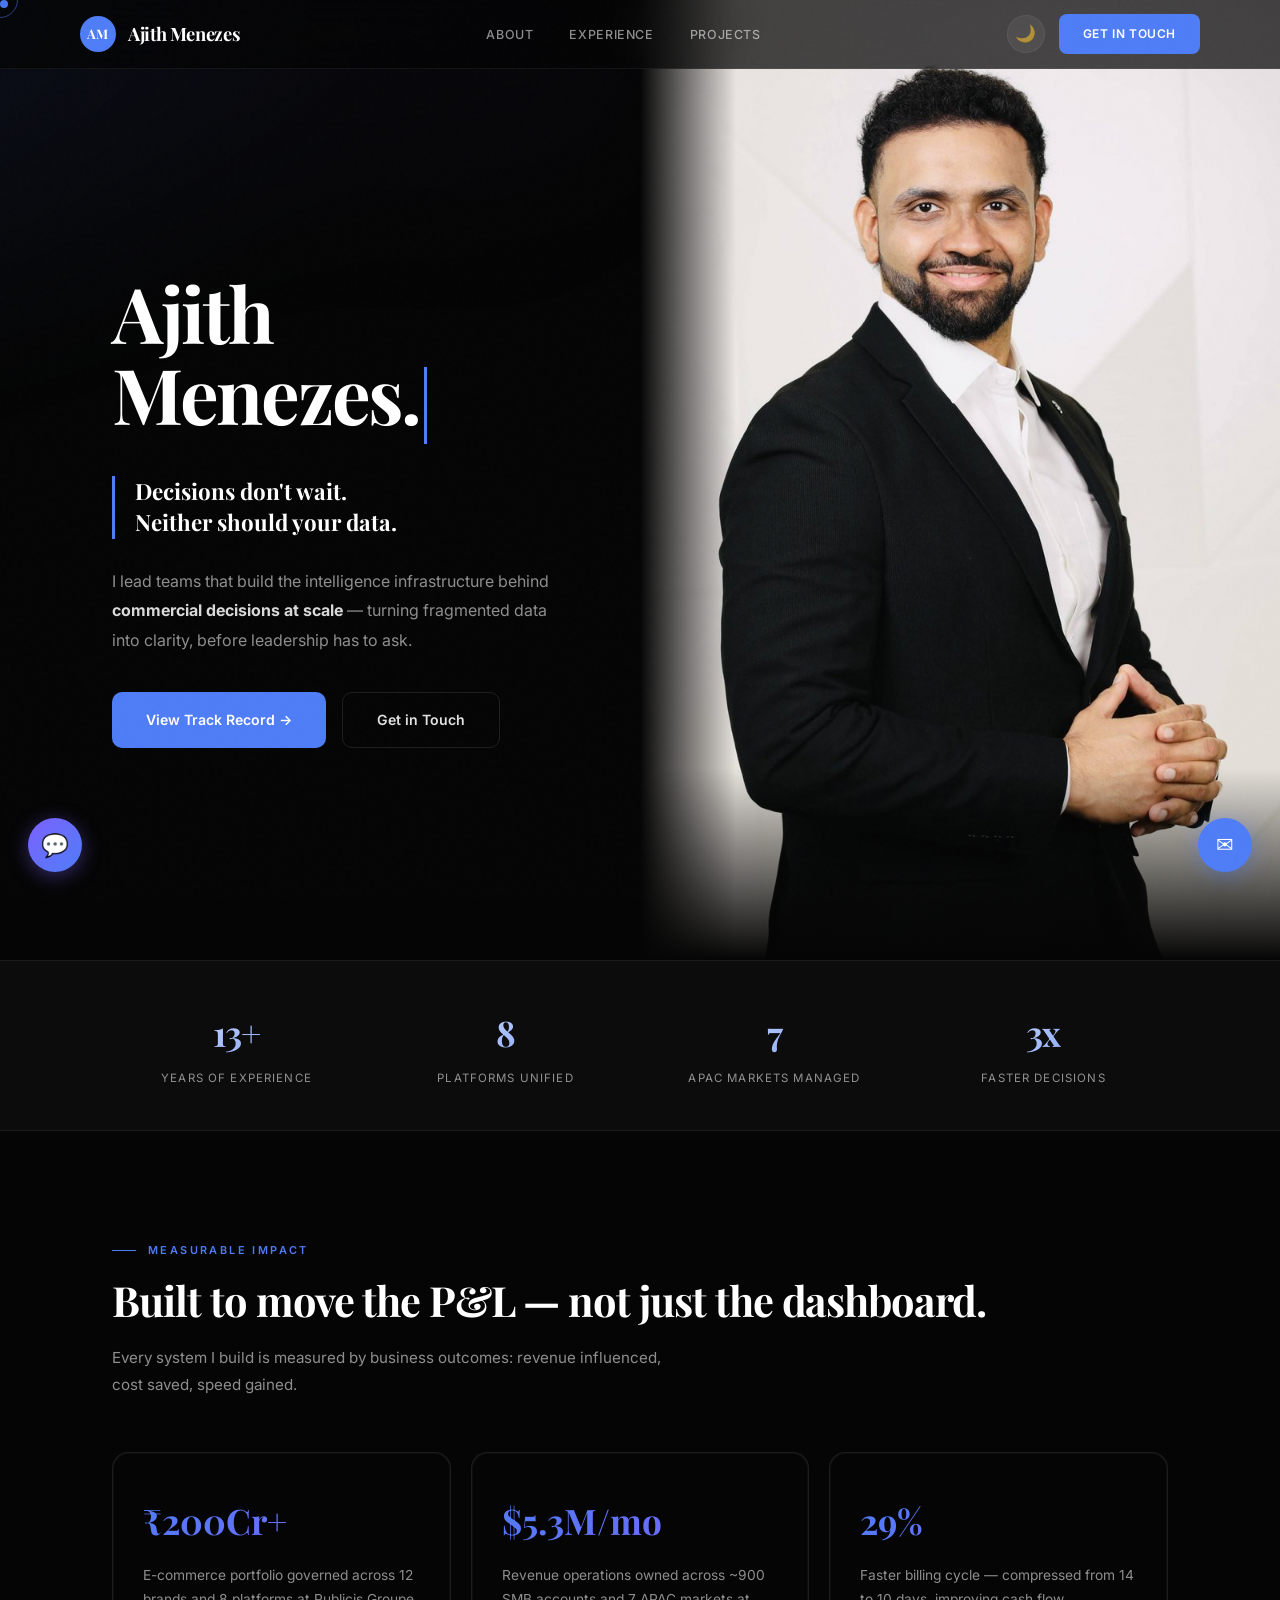
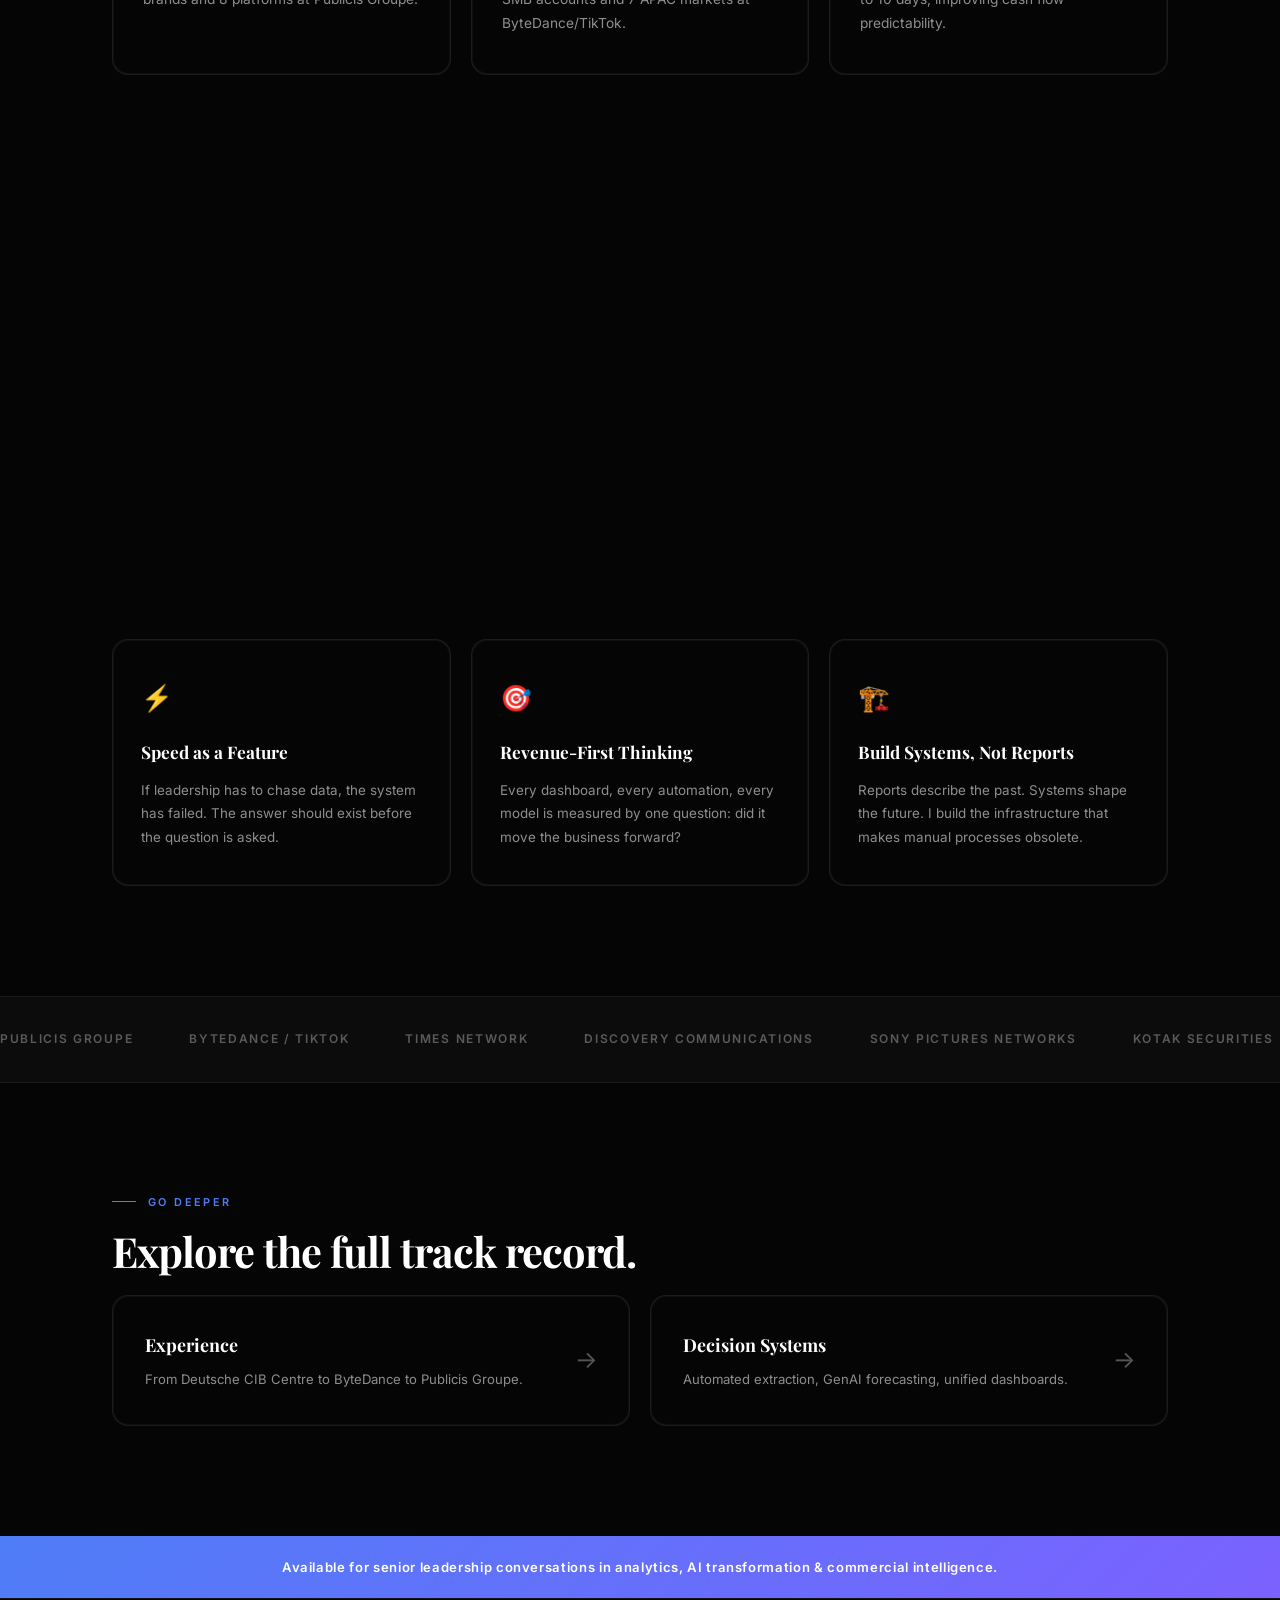
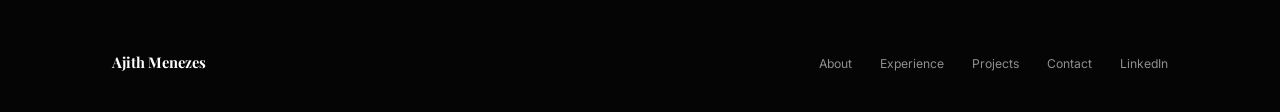
<file: index.html>
<!DOCTYPE html>
<html lang="en" data-theme="dark">
<head>
  <meta charset="UTF-8" />
  <meta name="viewport" content="width=device-width, initial-scale=1.0" />
  <title>Ajith Menezes — Decision Systems & Revenue Intelligence Leader</title>
  <meta name="description" content="Senior Director leading Decision Systems and Revenue Analytics." />
  <link rel="icon" href="data:image/svg+xml,<svg xmlns='http://www.w3.org/2000/svg' viewBox='0 0 64 64'><rect width='64' height='64' rx='8' fill='%231B4FD8'/><text x='50%25' y='50%25' dominant-baseline='central' text-anchor='middle' font-family='Georgia,serif' font-weight='700' font-size='22' fill='white'>AM</text></svg>" />
  <link rel="preconnect" href="https://fonts.googleapis.com" />
  <link rel="preconnect" href="https://fonts.gstatic.com" crossorigin />
  <link href="https://fonts.googleapis.com/css2?family=DM+Serif+Display&family=Inter:wght@400;500;600;700&family=Playfair+Display:wght@700&display=swap" rel="stylesheet" />
  <link rel="stylesheet" href="styles.css" />
  <script>(function(){var t=localStorage.getItem("theme")||"dark";document.documentElement.setAttribute("data-theme",t)})();</script>
</head>
<body>
<div class="splash-screen" id="splash"><div class="splash-initials">AM</div><div class="splash-bar"></div></div>


  <a href="#main" class="skip-link">Skip to main content</a>
  <div class="nav-overlay" aria-hidden="true"></div>
  <nav class="nav" role="navigation" aria-label="Main Navigation">
    <div class="nav-inner">
      <a href="index.html" class="nav-logo"><span class="nav-initials">AM</span> Ajith Menezes</a>
      <ul class="nav-links"><button class="nav-close-btn" aria-label="Close menu"><svg viewBox="0 0 24 24" fill="none"><line x1="6" y1="6" x2="18" y2="18"/><line x1="18" y1="6" x2="6" y2="18"/></svg></button><li><a href="about.html">About</a></li><li><a href="experience.html">Experience</a></li><li><a href="projects.html">Projects</a></li></ul>
      <div class="nav-actions"><button class="theme-toggle" aria-label="Toggle theme">&#127769;</button><button class="menu-toggle" aria-label="Open menu" aria-expanded="false"><span></span><span></span><span></span></button><a href="contact.html" class="nav-cta">Get in Touch</a></div>
    </div>
  </nav>
  <main id="main">
    <section class="hero-split">
      <div class="hero-content">
        <h1 class="hero-name-big reveal">Ajith<br />Menezes<span class="dot">.</span></h1>
        <div class="hero-tagline reveal reveal-delay-1"><p>Decisions don&#39;t wait.<br />Neither should your data.</p></div>
        <p class="hero-desc reveal reveal-delay-2">I lead teams that build the intelligence infrastructure behind <strong>commercial decisions at scale</strong> &mdash; turning fragmented data into clarity, before leadership has to ask.</p>
        <div class="hero-btns reveal reveal-delay-3"><a href="experience.html" class="btn-primary">View Track Record &rarr;</a><a href="contact.html" class="btn-outline">Get in Touch</a></div>
      </div>
      <div class="hero-photo"><img src="images/index-img-1.jpg" loading="lazy" alt="Ajith Menezes" /></div>
    </section>
    <section class="stats" aria-label="Key metrics"><div class="stats-grid">
      <div class="reveal"><div class="stat-number" data-target="13" data-suffix="+">0</div><div class="stat-label">Years of Experience</div></div>
      <div class="reveal reveal-delay-1"><div class="stat-number" data-target="8">0</div><div class="stat-label">Platforms Unified</div></div>
      <div class="reveal reveal-delay-2"><div class="stat-number" data-target="7">0</div><div class="stat-label">APAC Markets Managed</div></div>
      <div class="reveal reveal-delay-3"><div class="stat-number" data-target="3" data-suffix="x">0</div><div class="stat-label">Faster Decisions</div></div>
    </div></section>
    <section class="section"><div class="container">
      <p class="section-label reveal">Measurable Impact</p>
      <h2 class="section-title reveal reveal-delay-1">Built to move the P&amp;L &mdash; not just the dashboard.</h2>
      <p class="section-sub reveal reveal-delay-2">Every system I build is measured by business outcomes: revenue influenced, cost saved, speed gained.</p>
      <div class="impact-grid">
        <div class="impact-card reveal"><div class="impact-number">&#8377;200Cr+</div><div class="impact-desc">E-commerce portfolio governed across 12 brands and 8 platforms at Publicis Groupe.</div></div>
        <div class="impact-card reveal reveal-delay-1"><div class="impact-number">$5.3M/mo</div><div class="impact-desc">Revenue operations owned across ~900 SMB accounts and 7 APAC markets at ByteDance/TikTok.</div></div>
        <div class="impact-card reveal reveal-delay-2"><div class="impact-number">29%</div><div class="impact-desc">Faster billing cycle &mdash; compressed from 14 to 10 days, improving cash flow predictability.</div></div>
        <div class="impact-card reveal reveal-delay-3"><div class="impact-number">20% QoQ</div><div class="impact-desc">Client deal growth at Times Network &mdash; driven by go-to-market bundled advertising packages.</div></div>
        <div class="impact-card reveal reveal-delay-4"><div class="impact-number">3 sec</div><div class="impact-desc">Decision latency &mdash; GenAI forecasting engine replacing gut-feel and delayed Excel models.</div></div>
        <div class="impact-card reveal reveal-delay-5"><div class="impact-number">0 errors</div><div class="impact-desc">Automated data extraction &mdash; real-time visibility with zero human error.</div></div>
      </div>
    </div></section>
    <section class="section" aria-label="Mandate"><div class="container">
      <p class="section-label reveal">How I Lead</p><h2 class="section-title reveal reveal-delay-1">Three things I hold my teams to.</h2>
      <div class="mandate-grid">
        <div class="mandate-card reveal"><div class="mandate-icon">&#9889;</div><h3>Speed as a Feature</h3><p>If leadership has to chase data, the system has failed. The answer should exist before the question is asked.</p></div>
        <div class="mandate-card reveal reveal-delay-1"><div class="mandate-icon">&#127919;</div><h3>Revenue-First Thinking</h3><p>Every dashboard, every automation, every model is measured by one question: did it move the business forward?</p></div>
        <div class="mandate-card reveal reveal-delay-2"><div class="mandate-icon">&#127959;&#65039;</div><h3>Build Systems, Not Reports</h3><p>Reports describe the past. Systems shape the future. I build the infrastructure that makes manual processes obsolete.</p></div>
      </div>
    </div></section>
    <section class="brands"><div class="brands-track"><div class="brands-set"><span>Publicis Groupe</span><span>ByteDance / TikTok</span><span>Times Network</span><span>Discovery Communications</span><span>Sony Pictures Networks</span><span>Kotak Securities</span><span>Deutsche CIB Centre</span><span>Wharton Online</span></div><div class="brands-set"><span>Publicis Groupe</span><span>ByteDance / TikTok</span><span>Times Network</span><span>Discovery Communications</span><span>Sony Pictures Networks</span><span>Kotak Securities</span><span>Deutsche CIB Centre</span><span>Wharton Online</span></div></div></section>
    <section class="section"><div class="container">
      <p class="section-label reveal">Go Deeper</p><h2 class="section-title reveal reveal-delay-1">Explore the full track record.</h2>
      <div class="explore-grid">
        <a href="experience.html" class="explore-card reveal"><div><h3>Experience</h3><p>From Deutsche CIB Centre to ByteDance to Publicis Groupe.</p></div><span class="explore-arrow">&rarr;</span></a>
        <a href="projects.html" class="explore-card reveal reveal-delay-1"><div><h3>Decision Systems</h3><p>Automated extraction, GenAI forecasting, unified dashboards.</p></div><span class="explore-arrow">&rarr;</span></a>
      </div>
    </div></section>
  </main>

  <section class="open-bar"><p>Available for senior leadership conversations in analytics, AI transformation &amp; commercial intelligence.</p></section>
  <footer class="footer" role="contentinfo"><div class="footer-inner"><div class="footer-left">Ajith Menezes</div><ul class="footer-links"><li><a href="about.html">About</a></li><li><a href="experience.html">Experience</a></li><li><a href="projects.html">Projects</a></li><li><a href="contact.html">Contact</a></li><li><a href="https://www.linkedin.com/in/ajith-m-36b54a186/" target="_blank" rel="noopener noreferrer">LinkedIn</a></li></ul></div></footer>

  <script>
    (()=>{const t=document.querySelector(".theme-toggle");const h=document.documentElement;function s(m){h.setAttribute("data-theme",m);localStorage.setItem("theme",m);t.innerHTML=m==="dark"?"\u{1F319}":"\u{2600}\u{FE0F}"}s(localStorage.getItem("theme")||"dark");t.addEventListener("click",()=>{s(h.getAttribute("data-theme")==="dark"?"light":"dark")})})();
    (()=>{const t=document.querySelector(".menu-toggle");const o=document.querySelector(".nav-overlay");const b=document.body;function op(){b.classList.add("nav-open");t.setAttribute("aria-expanded","true")}function cl(){b.classList.remove("nav-open");t.setAttribute("aria-expanded","false")}t.addEventListener("click",()=>{b.classList.contains("nav-open")?cl():op()});o.addEventListener("click",cl);document.querySelectorAll(".nav-links a").forEach(l=>{l.addEventListener("click",cl)});document.addEventListener("keydown",e=>{if(e.key==="Escape")cl()})})();
    (()=>{const r=document.querySelectorAll(".reveal");if(!r.length)return;const o=new IntersectionObserver(e=>{e.forEach(en=>{if(en.isIntersecting){en.target.classList.add("active");o.unobserve(en.target)}})},{threshold:.12,rootMargin:"0px 0px -30px 0px"});r.forEach(el=>o.observe(el))})();
  
    (()=>{const c=document.querySelectorAll(".stat-number[data-target]");if(!c.length)return;const a=(el)=>{const t=+el.getAttribute("data-target");const s=el.getAttribute("data-suffix")||"";const d=1800;const st=performance.now();function step(n){const p=Math.min((n-st)/d,1);const e=1-Math.pow(1-p,3);el.textContent=Math.round(t*e)+s;if(p<1)requestAnimationFrame(step)}requestAnimationFrame(step)};const o=new IntersectionObserver(e=>{e.forEach(en=>{if(en.isIntersecting){a(en.target);o.unobserve(en.target)}})},{threshold:.5});c.forEach(el=>o.observe(el))})();
  </script>


<script>
/* Splash */
!function(){var s=document.getElementById("splash");s&&setTimeout(function(){s.classList.add("hide");setTimeout(function(){s.remove()},600)},1500)}();

/* Nav close */
!function(){
  var body=document.body,mt=document.querySelector(".menu-toggle");
  function close(){body.classList.remove("nav-open");var n=document.querySelector(".nav");if(n)n.classList.remove("nav-open");if(mt)mt.setAttribute("aria-expanded","false")}
  var cb=document.querySelector(".nav-close-btn");if(cb)cb.addEventListener("click",function(e){e.stopPropagation();close()});
  var ov=document.querySelector(".nav-overlay");if(ov)ov.addEventListener("click",close);
  var links=document.querySelectorAll(".nav-links a");for(var i=0;i<links.length;i++)links[i].addEventListener("click",close);
  document.addEventListener("keydown",function(e){if(e.key==="Escape")close()});
}();

/* Cursor */
!function(){if(matchMedia("(hover:none)").matches||innerWidth<769)return;var d=document.createElement("div"),r=document.createElement("div");d.className="cursor-dot";r.className="cursor-ring";document.body.appendChild(d);document.body.appendChild(r);var mx=0,my=0,dx=0,dy=0;document.addEventListener("mousemove",function(e){mx=e.clientX;my=e.clientY;d.style.transform="translate("+(mx-4)+"px,"+(my-4)+"px)"},!0);!function a(){dx+=(mx-dx)*.12;dy+=(my-dy)*.12;r.style.transform="translate("+(dx-18)+"px,"+(dy-18)+"px)";requestAnimationFrame(a)}();var els=document.querySelectorAll("a,button");for(var i=0;i<els.length;i++){els[i].addEventListener("mouseenter",function(){document.body.classList.add("cursor-hover")});els[i].addEventListener("mouseleave",function(){document.body.classList.remove("cursor-hover")})}}();

/* Scroll progress */
!function(){var b=document.createElement("div");b.className="scroll-progress";document.body.appendChild(b);addEventListener("scroll",function(){var h=document.documentElement.scrollHeight-innerHeight;b.style.width=(h>0?(scrollY/h)*100:0)+"%"},!0)}();

/* Page transition — ONLY relative .html links, never external */
!function(){var o=document.createElement("div");o.className="page-transition";document.body.appendChild(o);document.addEventListener("click",function(e){var a=e.target.closest("a");if(!a)return;var h=a.getAttribute("href");if(!h)return;if(a.target)return;if(h.indexOf("://")>-1)return;if(h.indexOf("mailto:")===0)return;if(h.indexOf("tel:")===0)return;if(h.charAt(0)==="#")return;if(h.slice(-5)!==".html")return;e.preventDefault();o.classList.add("active");setTimeout(function(){location.href=h},350)})}();

/* Magnetic */
!function(){if(matchMedia("(hover:none)").matches)return;var bs=document.querySelectorAll(".btn-primary,.btn-outline,.nav-cta");for(var i=0;i<bs.length;i++){(function(b){b.addEventListener("mousemove",function(e){var r=b.getBoundingClientRect();b.style.transform="translate("+((e.clientX-r.left-r.width/2)*.3)+"px,"+((e.clientY-r.top-r.height/2)*.3)+"px)"});b.addEventListener("mouseleave",function(){b.style.transform=""})})(bs[i])}}();

/* 3D tilt */
!function(){if(matchMedia("(hover:none)").matches)return;var cs=document.querySelectorAll(".impact-card,.mandate-card,.explore-card,.work-card,.feat-card,.cert-card");for(var i=0;i<cs.length;i++){(function(c){c.addEventListener("mousemove",function(e){var r=c.getBoundingClientRect(),x=(e.clientX-r.left)/r.width-.5,y=(e.clientY-r.top)/r.height-.5;c.style.transform="perspective(800px) rotateY("+(x*8)+"deg) rotateX("+(-y*8)+"deg) translateY(-6px)";c.style.boxShadow="var(--shadow-glow)"});c.addEventListener("mouseleave",function(){c.style.transform="";c.style.boxShadow=""})})(cs[i])}}();

/* FAB */
!function(){var f=document.createElement("a");f.className="fab-contact";f.href="contact.html";f.setAttribute("aria-label","Contact");f.innerHTML='&#9993;<span class="fab-tooltip">Get in Touch</span>';document.body.appendChild(f)}();

/* Back to top */
!function(){var b=document.createElement("button");b.className="back-to-top";b.innerHTML="&#8593;";b.setAttribute("aria-label","Top");document.body.appendChild(b);addEventListener("scroll",function(){b.classList.toggle("visible",scrollY>300)},!0);b.addEventListener("click",function(){scrollTo({top:0,behavior:"smooth"})})}();

/* OG meta */
!function(){var m=[["og:title","Ajith Menezes | Decision Systems Leader"],["og:description","Senior Director, Decision Systems & Revenue Analytics at Publicis Groupe"],["og:type","website"],["twitter:card","summary"],["twitter:title","Ajith Menezes | Decision Systems Leader"]];for(var i=0;i<m.length;i++){if(!document.querySelector('meta[property="'+m[i][0]+'"]')&&!document.querySelector('meta[name="'+m[i][0]+'"]')) {var t=document.createElement("meta");t.setAttribute(m[i][0].slice(0,3)==="og:"?"property":"name",m[i][0]);t.content=m[i][1];document.head.appendChild(t)}}}();
</script>
<script>
!function(){var el=document.querySelector(".hero-name-big");if(!el)return;var h=el.innerHTML;el.innerHTML="";el.style.visibility="visible";var i=0,c=document.createElement("span");c.className="typewriter-cursor";el.appendChild(c);!function t(){if(i<h.length){if(h[i]==="<"){var ci=h.indexOf(">",i);ci>-1&&(el.insertBefore(document.createRange().createContextualFragment(h.substring(i,ci+1)),c),i=ci+1)}else el.insertBefore(document.createTextNode(h[i]),c),i++;setTimeout(t,40)}else setTimeout(function(){c.style.display="none"},2500)}()}();
</script>

<!-- Command Palette -->
<div class="cmd-overlay" id="cmdPalette"><div class="cmd-box"><div class="cmd-input-wrap"><svg viewBox="0 0 24 24" fill="none" stroke-width="2"><circle cx="11" cy="11" r="8"/><line x1="21" y1="21" x2="16.65" y2="16.65"/></svg><input class="cmd-input" id="cmdInput" type="text" placeholder="Search pages, skills, experience..." autocomplete="off"><span class="cmd-kbd">ESC</span></div><div class="cmd-results" id="cmdResults"></div><div class="cmd-footer"><span>↑↓ Navigate</span><span>↵ Open</span><span>ESC Close</span></div></div></div>
<!-- AI Chatbot -->
<div class="chat-widget" id="chatWidget"><div class="chat-panel"><div class="chat-header"><div><div class="chat-header-dot"></div></div><div><h4>Ask me about Ajith</h4><p>AI-powered · Answers instantly</p></div></div><div class="chat-messages" id="chatMessages"><div class="chat-msg bot">Hi! I'm Ajith's AI assistant. Ask me anything about his experience, skills, or projects. 👋</div></div><div class="chat-suggestions" id="chatSuggestions"><button onclick="askChat(this.textContent)">What does Ajith do?</button><button onclick="askChat(this.textContent)">Tech stack?</button><button onclick="askChat(this.textContent)">Current role?</button><button onclick="askChat(this.textContent)">Projects?</button></div><div class="chat-input-wrap"><input class="chat-input" id="chatInput" placeholder="Type a question..." autocomplete="off"><button class="chat-send" onclick="sendChat()">→</button></div></div><button class="chat-toggle" onclick="toggleChat()"><span class="chat-open">💬</span><span class="chat-close">✕</span></button></div>
<script>
!function(){var items=[{icon:"🏠",title:"Home",desc:"Landing page",url:"index.html"},{icon:"👤",title:"About",desc:"Background & certifications",url:"about.html"},{icon:"💼",title:"Experience",desc:"13+ years, 7 companies",url:"experience.html"},{icon:"⚙️",title:"Projects",desc:"Decision systems & side projects",url:"projects.html"},{icon:"📧",title:"Contact",desc:"Phone, email, LinkedIn",url:"contact.html"},{icon:"🔗",title:"LinkedIn",desc:"Connect on LinkedIn",url:"https://www.linkedin.com/in/ajith-m-36b54a186/",ext:1},{icon:"🎮",title:"NeuroHit",desc:"23 games in one HTML",url:"https://ajithmenezes14.github.io/neurohit/",ext:1},{icon:"😴",title:"Circadia",desc:"Sleep cycle calculator",url:"https://ajithmenezes14.github.io/circadia/",ext:1},{icon:"🤖",title:"GenAI Engine",desc:"3-sec media budget forecast",url:"projects.html"},{icon:"🌙",title:"Toggle Theme",desc:"Switch dark/light mode",action:"theme"},{icon:"⬆️",title:"Back to Top",desc:"Scroll to top",action:"top"}];var ov=document.getElementById("cmdPalette"),inp=document.getElementById("cmdInput"),res=document.getElementById("cmdResults"),ai=-1;function render(l){if(!l.length){res.innerHTML='<div class="cmd-empty">No results</div>';return}res.innerHTML=l.map(function(it,i){return'<a class="cmd-item'+(i===ai?' active':'')+'" data-i="'+i+'" '+(it.url?'href="'+it.url+'"':'')+(it.ext?' target="_blank"':'')+'><div class="cmd-item-icon">'+it.icon+'</div><div class="cmd-item-text"><h4>'+it.title+'</h4><p>'+it.desc+'</p></div></a>'}).join("")}function filt(){var q=inp.value.toLowerCase();ai=0;var f=items.filter(function(it){return it.title.toLowerCase().includes(q)||it.desc.toLowerCase().includes(q)});render(f);return f}function op(){ov.classList.add("open");inp.value="";ai=0;render(items);inp.focus()}function cl(){ov.classList.remove("open")}function ex(it){cl();if(it.action==="theme")document.querySelector(".theme-toggle").click();else if(it.action==="top")scrollTo({top:0,behavior:"smooth"});else if(it.ext)window.open(it.url,"_blank");else if(it.url)location.href=it.url}document.addEventListener("keydown",function(e){if((e.metaKey||e.ctrlKey)&&e.key==="k"){e.preventDefault();ov.classList.contains("open")?cl():op()}if(!ov.classList.contains("open"))return;if(e.key==="Escape")cl();var l=filt();if(e.key==="ArrowDown"){e.preventDefault();ai=Math.min(ai+1,l.length-1);render(l)}if(e.key==="ArrowUp"){e.preventDefault();ai=Math.max(ai-1,0);render(l)}if(e.key==="Enter"&&l[ai]){e.preventDefault();ex(l[ai])}});inp&&inp.addEventListener("input",filt);ov.addEventListener("click",function(e){if(e.target===ov)cl()});res.addEventListener("click",function(e){var it=e.target.closest(".cmd-item");if(!it)return;var i=+it.dataset.i,l=filt();if(l[i]&&l[i].action){e.preventDefault();ex(l[i])}});render(items)}();
var KB={"what does ajith do":"Ajith is a Senior Director at Starcom (Publicis Groupe), leading Decision Systems & Revenue Analytics. He manages a team of 8 across a 12-brand, 8-platform e-commerce portfolio.","current role":"Senior Director of Decision Systems & Revenue Analytics at Starcom/Publicis Groupe in Mumbai. Team of 8, 12 brands, 8 platforms.","years of experience":"13+ years across ByteDance/TikTok, Times Network, Discovery, Sony, Kotak Securities, and Deutsche Bank.","experience":"13+ years: ByteDance/TikTok ($5.3M/mo revenue ops), Times Network (20% QoQ growth), Discovery, Sony, Kotak, Deutsche Bank CIB.","tech stack":"Python, Power BI, Excel automation, GenAI/LLM, Copilot Studio. Platforms: Amazon, Flipkart, Zepto, Swiggy, Blinkit, BigBasket, Nykaa, Myntra.","skills":"Team leadership, GenAI transformation, Power BI, Python data engineering, revenue strategy, cross-functional leadership, executive influence.","education":"MBA Marketing (Don Bosco Institute), BCom (St. Andrew's College Mumbai). AI for Business (Wharton Online). Azure AZ-900 in progress.","contact":"Email: ajith.menezes14@gmail.com | Phone: +91 90298 86313 | Mumbai, India | LinkedIn: linkedin.com/in/ajith-m-36b54a186","tiktok":"At ByteDance/TikTok (2020-2023): $5.3M/month revenue ops across 7 APAC markets, ~900 SMB accounts.","publicis":"At Publicis/Starcom (2025-Present): Leads Decision Systems for 12-brand e-commerce portfolio. GenAI engine gives 3-second decisions.","times":"At Times Network (2024-2025): 20% QoQ client deal growth, real-time FCT analysis, 70% less approval effort.","projects":"Portfolio Intelligence Automation, Media Budget Decision Engine (3-sec GenAI), Portfolio Command Centre, NeuroHit (23 games), Circadia (sleep calc).","neurohit":"NeuroHit: 23 games in one HTML file. Play at ajithmenezes14.github.io/neurohit/","genai":"Built a GenAI forecasting engine replacing gut-feel with 3-second media spend decisions.","hire":"Open to senior leadership roles in analytics, AI transformation & commercial intelligence. Email: ajith.menezes14@gmail.com","salary":"For compensation discussions, please contact Ajith directly at ajith.menezes14@gmail.com","available":"Yes! Open to senior roles, advisory, and commercial projects. Contact: ajith.menezes14@gmail.com"};
function findAnswer(q){q=q.toLowerCase().replace(/[?!.,]/g,"");for(var k in KB)if(q.includes(k))return KB[k];var w=q.split(" ");for(var k in KB)for(var i=0;i<w.length;i++)if(w[i].length>3&&k.includes(w[i]))return KB[k];return"I don't have that specific info, but reach Ajith at ajith.menezes14@gmail.com or linkedin.com/in/ajith-m-36b54a186"}
function toggleChat(){document.getElementById("chatWidget").classList.toggle("open")}
function addMsg(t,c){var m=document.getElementById("chatMessages"),d=document.createElement("div");d.className="chat-msg "+c;d.textContent=t;m.appendChild(d);m.scrollTop=m.scrollHeight}
function askChat(q){addMsg(q,"user");document.getElementById("chatSuggestions").style.display="none";var m=document.getElementById("chatMessages"),t=document.createElement("div");t.className="chat-msg typing";t.id="typ";t.innerHTML="<span></span><span></span><span></span>";m.appendChild(t);m.scrollTop=m.scrollHeight;setTimeout(function(){var x=document.getElementById("typ");if(x)x.remove();addMsg(findAnswer(q),"bot")},800+Math.random()*600)}
function sendChat(){var i=document.getElementById("chatInput"),q=i.value.trim();if(!q)return;i.value="";askChat(q)}
document.getElementById("chatInput").addEventListener("keydown",function(e){if(e.key==="Enter")sendChat()});
</script>

  <!-- Mobile Bottom Tab Bar -->
  <nav class="mobile-tab-bar" aria-label="Mobile navigation">
    <a href="index.html" class="tab-item active" aria-current="page" aria-label="Home"><svg xmlns="http://www.w3.org/2000/svg" viewBox="0 0 24 24" fill="none" stroke="currentColor" stroke-linecap="round" stroke-linejoin="round"><path d="M3 10.5L12 3l9 7.5"/><path d="M5 10v9a1 1 0 001 1h3v-5a1 1 0 011-1h4a1 1 0 011 1v5h3a1 1 0 001-1v-9"/></svg><span>Home</span></a>
    <a href="about.html" class="tab-item" aria-label="About"><svg xmlns="http://www.w3.org/2000/svg" viewBox="0 0 24 24" fill="none" stroke="currentColor" stroke-linecap="round" stroke-linejoin="round"><circle cx="12" cy="8" r="4"/><path d="M20 21c0-3.87-3.58-7-8-7s-8 3.13-8 7"/></svg><span>About</span></a>
    <a href="experience.html" class="tab-item" aria-label="Experience"><svg xmlns="http://www.w3.org/2000/svg" viewBox="0 0 24 24" fill="none" stroke="currentColor" stroke-linecap="round" stroke-linejoin="round"><rect x="2" y="7" width="20" height="14" rx="2"/><path d="M16 7V5a2 2 0 00-2-2h-4a2 2 0 00-2 2v2"/></svg><span>Experience</span></a>
    <a href="projects.html" class="tab-item" aria-label="Projects"><svg xmlns="http://www.w3.org/2000/svg" viewBox="0 0 24 24" fill="none" stroke="currentColor" stroke-linecap="round" stroke-linejoin="round"><path d="M12 2L2 7l10 5 10-5-10-5z"/><path d="M2 17l10 5 10-5"/><path d="M2 12l10 5 10-5"/></svg><span>Projects</span></a>
    <a href="contact.html" class="tab-item" aria-label="Contact"><svg xmlns="http://www.w3.org/2000/svg" viewBox="0 0 24 24" fill="none" stroke="currentColor" stroke-linecap="round" stroke-linejoin="round"><rect x="2" y="4" width="20" height="16" rx="2"/><path d="M22 7l-10 6L2 7"/></svg><span>Contact</span></a>
  </nav>
</body></html>
</file>
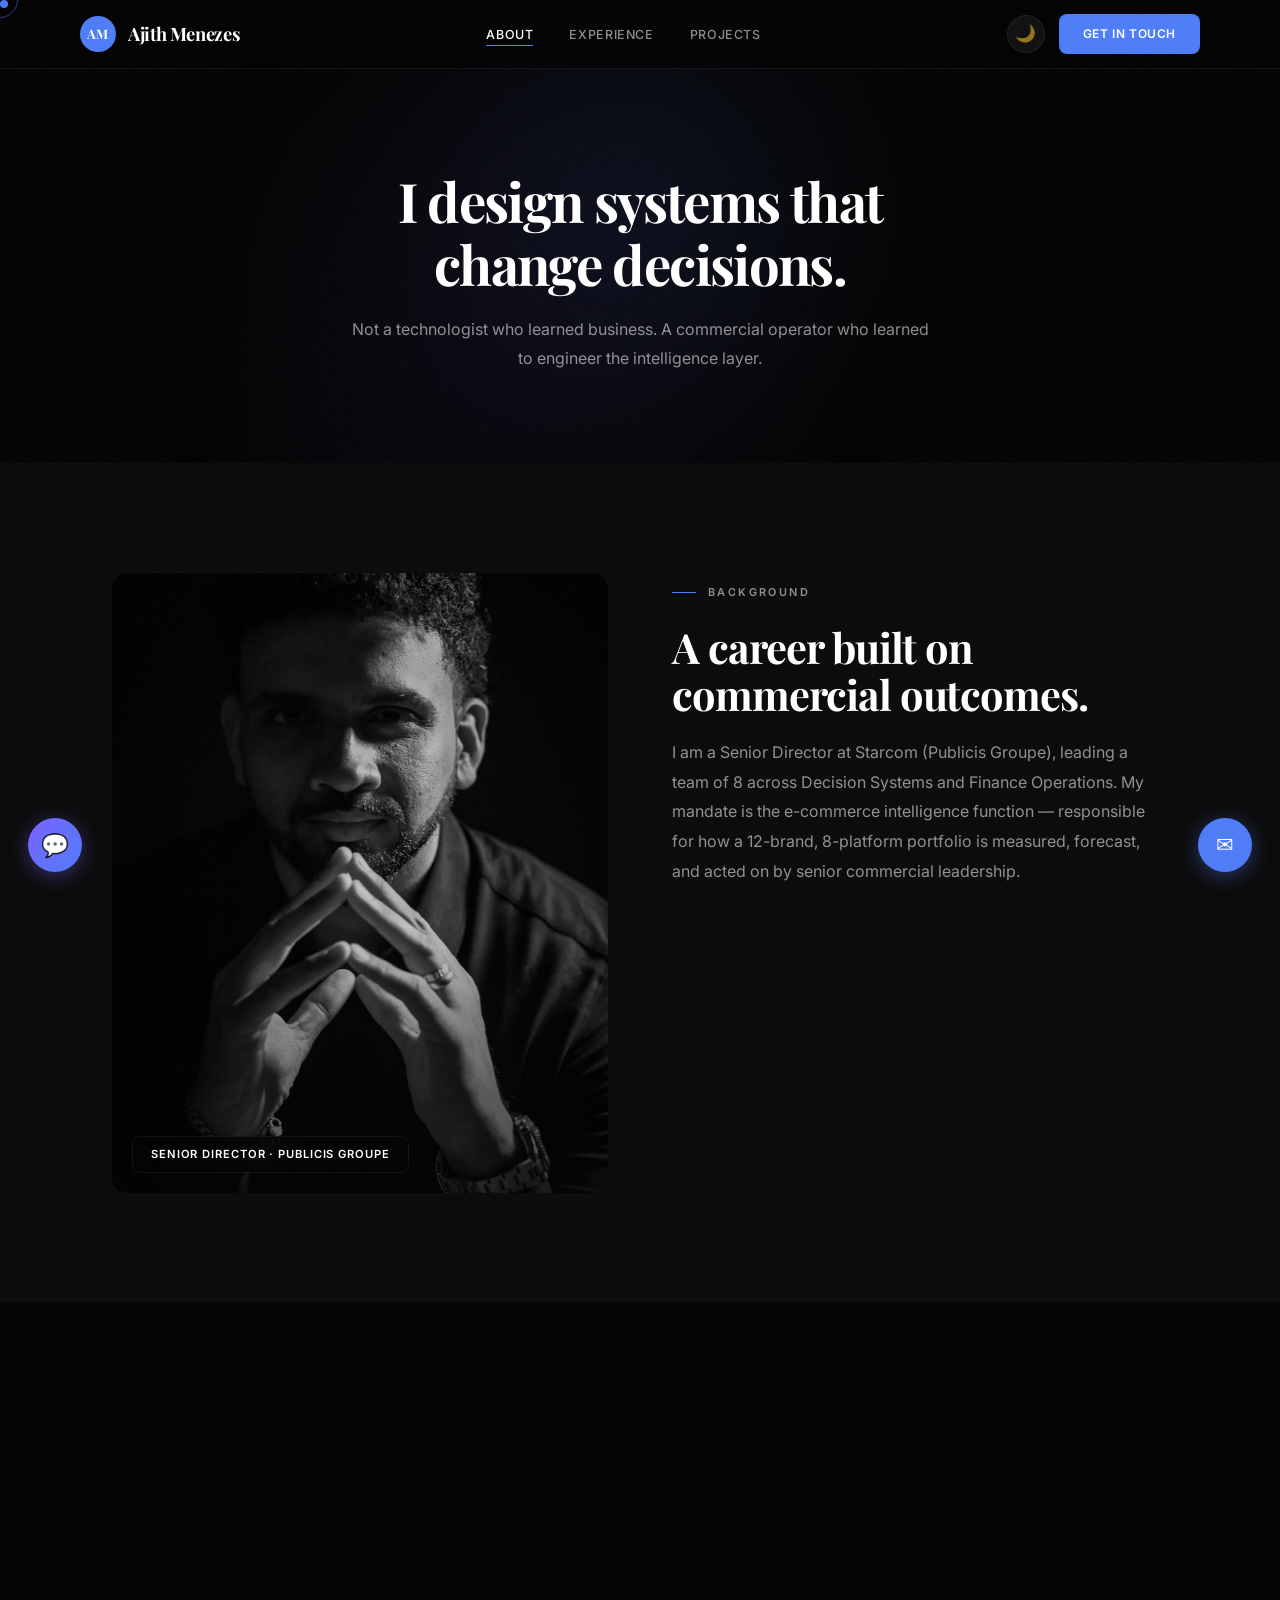
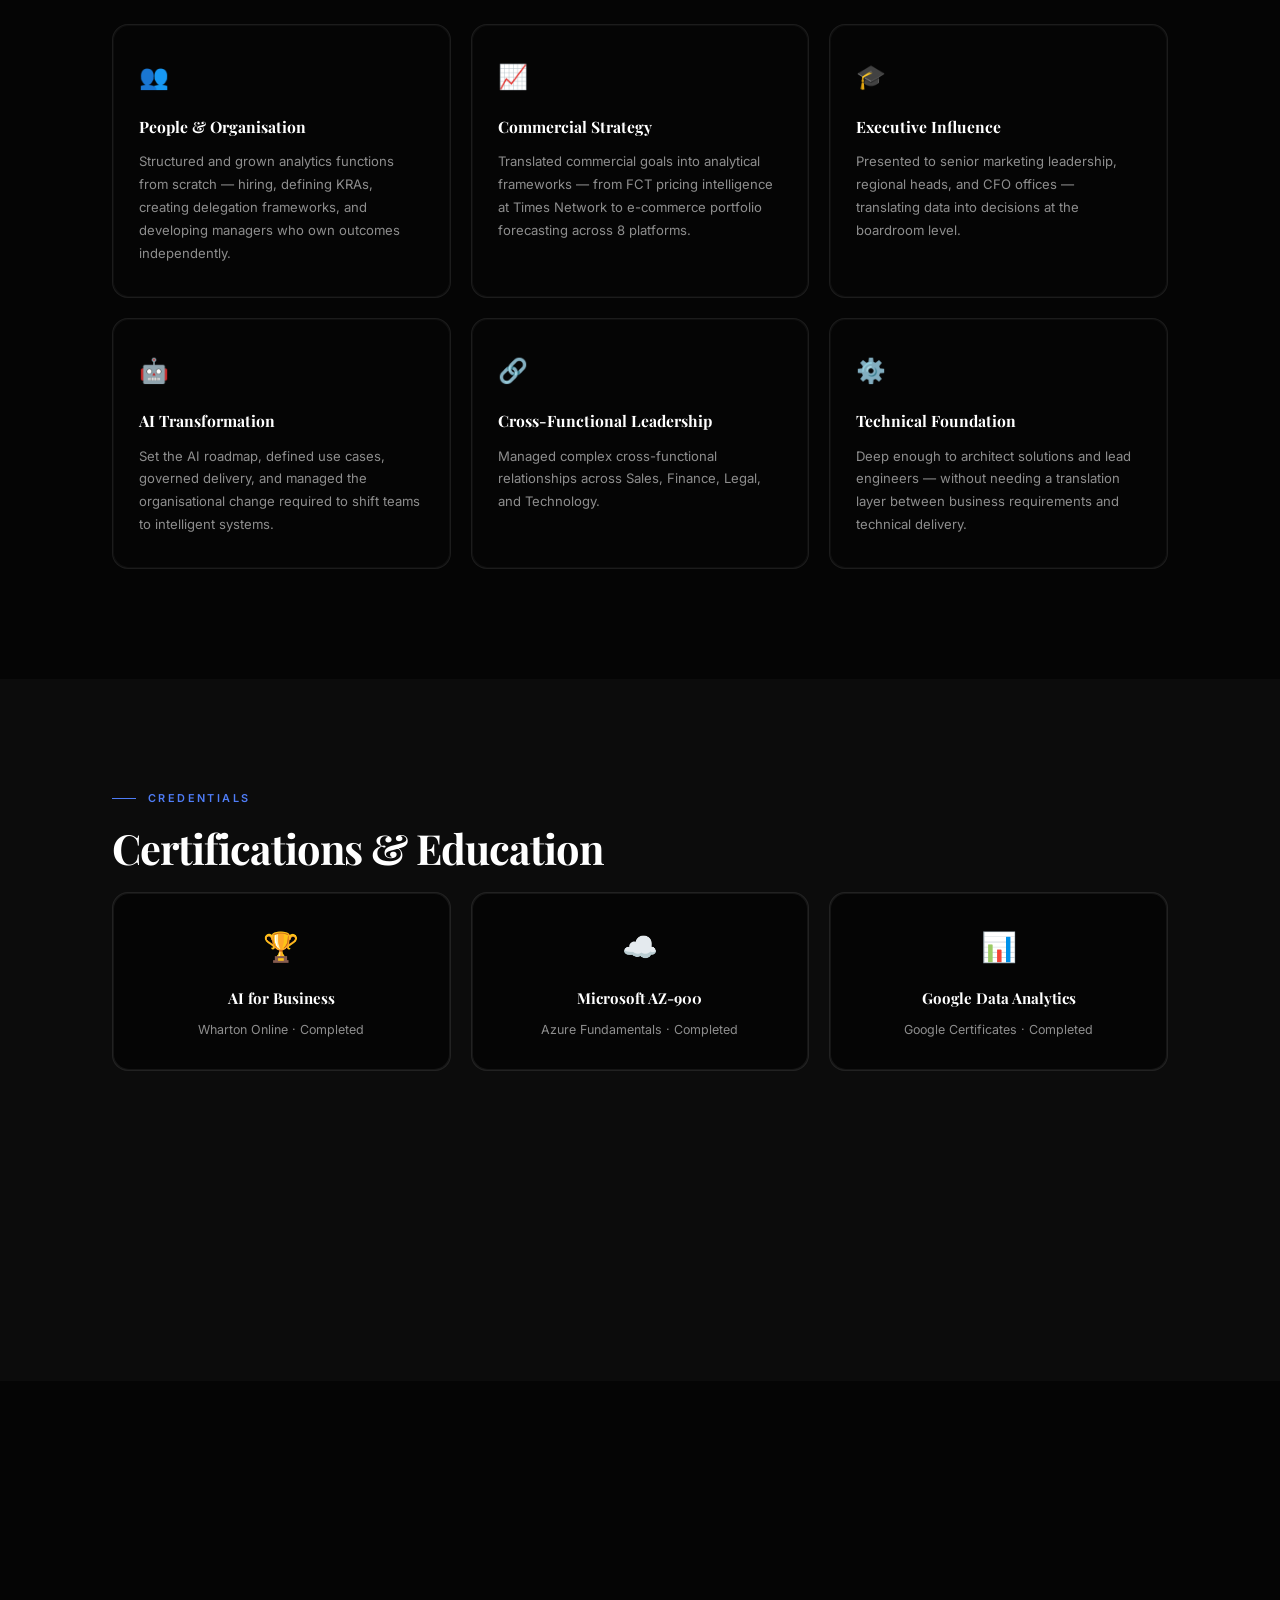
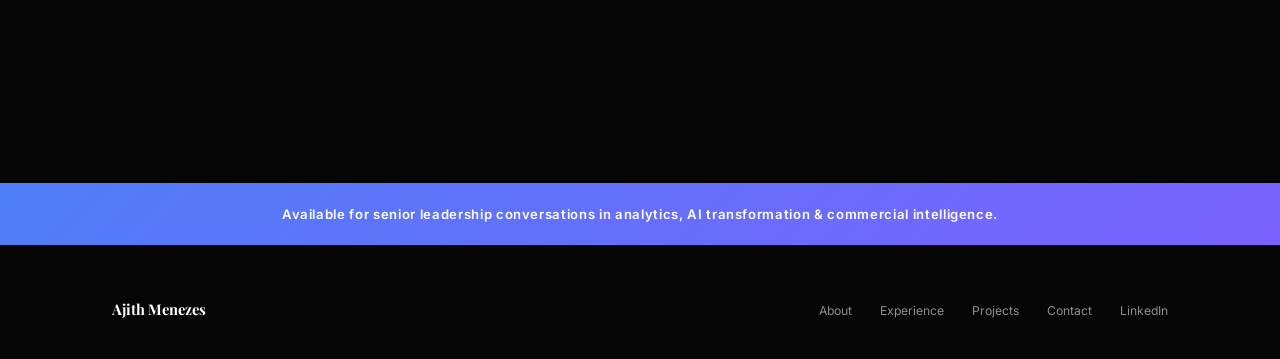
<file: about.html>
<!DOCTYPE html>
<html lang="en" data-theme="dark">
<head>
  <meta charset="UTF-8" />
  <meta name="viewport" content="width=device-width, initial-scale=1.0" />
  <title>About — Ajith Menezes</title>
  <meta name="description" content="A commercial operator who learned to engineer the intelligence layer." />
  <link rel="icon" href="data:image/svg+xml,<svg xmlns='http://www.w3.org/2000/svg' viewBox='0 0 64 64'><rect width='64' height='64' rx='8' fill='%231B4FD8'/><text x='50%25' y='50%25' dominant-baseline='central' text-anchor='middle' font-family='Georgia,serif' font-weight='700' font-size='22' fill='white'>AM</text></svg>" />
  <link rel="preconnect" href="https://fonts.googleapis.com" />
  <link rel="preconnect" href="https://fonts.gstatic.com" crossorigin />
  <link href="https://fonts.googleapis.com/css2?family=DM+Serif+Display&family=Inter:wght@400;500;600;700&family=Playfair+Display:wght@700&display=swap" rel="stylesheet" />
  <link rel="stylesheet" href="styles.css" />
  <script>(function(){var t=localStorage.getItem("theme")||"dark";document.documentElement.setAttribute("data-theme",t)})();</script>
</head>
<body>
<div class="splash-screen" id="splash"><div class="splash-initials">AM</div><div class="splash-bar"></div></div>


  <a href="#main" class="skip-link">Skip to main content</a>
  <div class="nav-overlay" aria-hidden="true"></div>
  <nav class="nav" role="navigation" aria-label="Main Navigation">
    <div class="nav-inner">
      <a href="index.html" class="nav-logo"><span class="nav-initials">AM</span> Ajith Menezes</a>
      <ul class="nav-links"><button class="nav-close-btn" aria-label="Close menu"><svg viewBox="0 0 24 24" fill="none"><line x1="6" y1="6" x2="18" y2="18"/><line x1="18" y1="6" x2="6" y2="18"/></svg></button><li><a href="about.html" class="active">About</a></li><li><a href="experience.html">Experience</a></li><li><a href="projects.html">Projects</a></li></ul>
      <div class="nav-actions"><button class="theme-toggle" aria-label="Toggle theme">&#127769;</button><button class="menu-toggle" aria-label="Open menu" aria-expanded="false"><span></span><span></span><span></span></button><a href="contact.html" class="nav-cta">Get in Touch</a></div>
    </div>
  </nav>
  <main id="main">
    <section class="page-hero"><h1 class="reveal">I design systems that<br />change decisions.</h1><p class="reveal reveal-delay-1">Not a technologist who learned business. A commercial operator who learned to engineer the intelligence layer.</p></section>
    <section class="section intro"><div class="container"><div class="intro-grid">
      <div class="intro-img-wrap reveal"><img src="images/about-img-1.jpg" loading="lazy" alt="Ajith Menezes" width="500" height="625" /><span class="intro-tag">Senior Director &middot; Publicis Groupe</span></div>
      <div class="intro-text"><p class="section-label reveal">Background</p><h2 class="section-title reveal reveal-delay-1">A career built on commercial outcomes.</h2><p class="reveal reveal-delay-2">I am a Senior Director at Starcom (Publicis Groupe), leading a team of 8 across Decision Systems and Finance Operations. My mandate is the e-commerce intelligence function &mdash; responsible for how a 12-brand, 8-platform portfolio is measured, forecast, and acted on by senior commercial leadership.</p><p class="reveal reveal-delay-3">My background spans commercial operations at <strong>ByteDance/TikTok</strong> (owning $5.3M/month across 7 APAC markets), revenue strategy at <strong>Times Network</strong> (contributing to 20% QoQ client growth), and financial operations at <strong>Discovery Communications</strong>, <strong>Sony Pictures Networks</strong>, <strong>Kotak Securities</strong>, and <strong>Deutsche Bank CIB</strong>.</p><p class="reveal reveal-delay-4">What sets me apart is not the tools I build &mdash; it is the <strong>business outcomes</strong> those tools create.</p></div></div></div></section>
    <section class="section"><div class="container"><p class="section-label reveal">Leadership Competencies</p><h2 class="section-title reveal reveal-delay-1">What I bring to the table.</h2><p class="section-sub reveal reveal-delay-2">Six competencies, forged across 13+ years, 7 companies, and every kind of commercial pressure.</p><div class="feat-grid"><div class="feat-card reveal"><div class="feat-icon">&#128101;</div><h3>People &amp; Organisation</h3><p>Structured and grown analytics functions from scratch &mdash; hiring, defining KRAs, creating delegation frameworks, and developing managers who own outcomes independently.</p></div><div class="feat-card reveal reveal-delay-1"><div class="feat-icon">&#128200;</div><h3>Commercial Strategy</h3><p>Translated commercial goals into analytical frameworks &mdash; from FCT pricing intelligence at Times Network to e-commerce portfolio forecasting across 8 platforms.</p></div><div class="feat-card reveal reveal-delay-2"><div class="feat-icon">&#127891;</div><h3>Executive Influence</h3><p>Presented to senior marketing leadership, regional heads, and CFO offices &mdash; translating data into decisions at the boardroom level.</p></div><div class="feat-card reveal reveal-delay-3"><div class="feat-icon">&#129302;</div><h3>AI Transformation</h3><p>Set the AI roadmap, defined use cases, governed delivery, and managed the organisational change required to shift teams to intelligent systems.</p></div><div class="feat-card reveal reveal-delay-4"><div class="feat-icon">&#128279;</div><h3>Cross-Functional Leadership</h3><p>Managed complex cross-functional relationships across Sales, Finance, Legal, and Technology.</p></div><div class="feat-card reveal reveal-delay-5"><div class="feat-icon">&#9881;&#65039;</div><h3>Technical Foundation</h3><p>Deep enough to architect solutions and lead engineers &mdash; without needing a translation layer between business requirements and technical delivery.</p></div></div></div></section>
    <section class="section" style="background:var(--bg-alt);"><div class="container"><p class="section-label reveal">Credentials</p><h2 class="section-title reveal reveal-delay-1">Certifications &amp; Education</h2><div class="cert-grid"><div class="cert-card reveal"><div class="cert-icon">&#127942;</div><h4>AI for Business</h4><p>Wharton Online &middot; Completed</p></div><div class="cert-card reveal reveal-delay-1"><div class="cert-icon">&#9729;&#65039;</div><h4>Microsoft AZ-900</h4><p>Azure Fundamentals &middot; Completed</p></div><div class="cert-card reveal reveal-delay-2"><div class="cert-icon">&#128202;</div><h4>Google Data Analytics</h4><p>Google Certificates &middot; Completed</p></div></div><div class="cert-grid" style="margin-top:20px;"><div class="cert-card reveal"><div class="cert-icon">&#127979;</div><h4>MBA &mdash; Marketing</h4><p>Don Bosco Institute of Technology</p></div><div class="cert-card reveal reveal-delay-1"><div class="cert-icon">&#128218;</div><h4>BCom</h4><p>St. Andrew&#39;s College, Mumbai</p></div></div></div></section>
    <section class="section" style="text-align:center;"><div class="container"><h2 class="section-title reveal" style="max-width:600px;margin:0 auto;">Ready to see the full track record?</h2><div class="hero-btns reveal reveal-delay-1" style="justify-content:center;margin-top:30px;"><a href="experience.html" class="btn-primary">View Experience &rarr;</a><a href="contact.html" class="btn-outline">Get in Touch</a></div></div></section>
  </main>

  <section class="open-bar"><p>Available for senior leadership conversations in analytics, AI transformation &amp; commercial intelligence.</p></section>
  <footer class="footer" role="contentinfo"><div class="footer-inner"><div class="footer-left">Ajith Menezes</div><ul class="footer-links"><li><a href="about.html">About</a></li><li><a href="experience.html">Experience</a></li><li><a href="projects.html">Projects</a></li><li><a href="contact.html">Contact</a></li><li><a href="https://www.linkedin.com/in/ajith-m-36b54a186/" target="_blank" rel="noopener noreferrer">LinkedIn</a></li></ul></div></footer>

  <script>
    (()=>{const t=document.querySelector(".theme-toggle");const h=document.documentElement;function s(m){h.setAttribute("data-theme",m);localStorage.setItem("theme",m);t.innerHTML=m==="dark"?"\u{1F319}":"\u{2600}\u{FE0F}"}s(localStorage.getItem("theme")||"dark");t.addEventListener("click",()=>{s(h.getAttribute("data-theme")==="dark"?"light":"dark")})})();
    (()=>{const t=document.querySelector(".menu-toggle");const o=document.querySelector(".nav-overlay");const b=document.body;function op(){b.classList.add("nav-open");t.setAttribute("aria-expanded","true")}function cl(){b.classList.remove("nav-open");t.setAttribute("aria-expanded","false")}t.addEventListener("click",()=>{b.classList.contains("nav-open")?cl():op()});o.addEventListener("click",cl);document.querySelectorAll(".nav-links a").forEach(l=>{l.addEventListener("click",cl)});document.addEventListener("keydown",e=>{if(e.key==="Escape")cl()})})();
    (()=>{const r=document.querySelectorAll(".reveal");if(!r.length)return;const o=new IntersectionObserver(e=>{e.forEach(en=>{if(en.isIntersecting){en.target.classList.add("active");o.unobserve(en.target)}})},{threshold:.12,rootMargin:"0px 0px -30px 0px"});r.forEach(el=>o.observe(el))})();
  </script>


<script>
/* Splash */
!function(){var s=document.getElementById("splash");s&&setTimeout(function(){s.classList.add("hide");setTimeout(function(){s.remove()},600)},1500)}();

/* Nav close */
!function(){
  var body=document.body,mt=document.querySelector(".menu-toggle");
  function close(){body.classList.remove("nav-open");var n=document.querySelector(".nav");if(n)n.classList.remove("nav-open");if(mt)mt.setAttribute("aria-expanded","false")}
  var cb=document.querySelector(".nav-close-btn");if(cb)cb.addEventListener("click",function(e){e.stopPropagation();close()});
  var ov=document.querySelector(".nav-overlay");if(ov)ov.addEventListener("click",close);
  var links=document.querySelectorAll(".nav-links a");for(var i=0;i<links.length;i++)links[i].addEventListener("click",close);
  document.addEventListener("keydown",function(e){if(e.key==="Escape")close()});
}();

/* Cursor */
!function(){if(matchMedia("(hover:none)").matches||innerWidth<769)return;var d=document.createElement("div"),r=document.createElement("div");d.className="cursor-dot";r.className="cursor-ring";document.body.appendChild(d);document.body.appendChild(r);var mx=0,my=0,dx=0,dy=0;document.addEventListener("mousemove",function(e){mx=e.clientX;my=e.clientY;d.style.transform="translate("+(mx-4)+"px,"+(my-4)+"px)"},!0);!function a(){dx+=(mx-dx)*.12;dy+=(my-dy)*.12;r.style.transform="translate("+(dx-18)+"px,"+(dy-18)+"px)";requestAnimationFrame(a)}();var els=document.querySelectorAll("a,button");for(var i=0;i<els.length;i++){els[i].addEventListener("mouseenter",function(){document.body.classList.add("cursor-hover")});els[i].addEventListener("mouseleave",function(){document.body.classList.remove("cursor-hover")})}}();

/* Scroll progress */
!function(){var b=document.createElement("div");b.className="scroll-progress";document.body.appendChild(b);addEventListener("scroll",function(){var h=document.documentElement.scrollHeight-innerHeight;b.style.width=(h>0?(scrollY/h)*100:0)+"%"},!0)}();

/* Page transition — ONLY relative .html links, never external */
!function(){var o=document.createElement("div");o.className="page-transition";document.body.appendChild(o);document.addEventListener("click",function(e){var a=e.target.closest("a");if(!a)return;var h=a.getAttribute("href");if(!h)return;if(a.target)return;if(h.indexOf("://")>-1)return;if(h.indexOf("mailto:")===0)return;if(h.indexOf("tel:")===0)return;if(h.charAt(0)==="#")return;if(h.slice(-5)!==".html")return;e.preventDefault();o.classList.add("active");setTimeout(function(){location.href=h},350)})}();

/* Magnetic */
!function(){if(matchMedia("(hover:none)").matches)return;var bs=document.querySelectorAll(".btn-primary,.btn-outline,.nav-cta");for(var i=0;i<bs.length;i++){(function(b){b.addEventListener("mousemove",function(e){var r=b.getBoundingClientRect();b.style.transform="translate("+((e.clientX-r.left-r.width/2)*.3)+"px,"+((e.clientY-r.top-r.height/2)*.3)+"px)"});b.addEventListener("mouseleave",function(){b.style.transform=""})})(bs[i])}}();

/* 3D tilt */
!function(){if(matchMedia("(hover:none)").matches)return;var cs=document.querySelectorAll(".impact-card,.mandate-card,.explore-card,.work-card,.feat-card,.cert-card");for(var i=0;i<cs.length;i++){(function(c){c.addEventListener("mousemove",function(e){var r=c.getBoundingClientRect(),x=(e.clientX-r.left)/r.width-.5,y=(e.clientY-r.top)/r.height-.5;c.style.transform="perspective(800px) rotateY("+(x*8)+"deg) rotateX("+(-y*8)+"deg) translateY(-6px)";c.style.boxShadow="var(--shadow-glow)"});c.addEventListener("mouseleave",function(){c.style.transform="";c.style.boxShadow=""})})(cs[i])}}();

/* FAB */
!function(){var f=document.createElement("a");f.className="fab-contact";f.href="contact.html";f.setAttribute("aria-label","Contact");f.innerHTML='&#9993;<span class="fab-tooltip">Get in Touch</span>';document.body.appendChild(f)}();

/* Back to top */
!function(){var b=document.createElement("button");b.className="back-to-top";b.innerHTML="&#8593;";b.setAttribute("aria-label","Top");document.body.appendChild(b);addEventListener("scroll",function(){b.classList.toggle("visible",scrollY>300)},!0);b.addEventListener("click",function(){scrollTo({top:0,behavior:"smooth"})})}();

/* OG meta */
!function(){var m=[["og:title","Ajith Menezes | Decision Systems Leader"],["og:description","Senior Director, Decision Systems & Revenue Analytics at Publicis Groupe"],["og:type","website"],["twitter:card","summary"],["twitter:title","Ajith Menezes | Decision Systems Leader"]];for(var i=0;i<m.length;i++){if(!document.querySelector('meta[property="'+m[i][0]+'"]')&&!document.querySelector('meta[name="'+m[i][0]+'"]')) {var t=document.createElement("meta");t.setAttribute(m[i][0].slice(0,3)==="og:"?"property":"name",m[i][0]);t.content=m[i][1];document.head.appendChild(t)}}}();
</script>

<!-- Command Palette -->
<div class="cmd-overlay" id="cmdPalette"><div class="cmd-box"><div class="cmd-input-wrap"><svg viewBox="0 0 24 24" fill="none" stroke-width="2"><circle cx="11" cy="11" r="8"/><line x1="21" y1="21" x2="16.65" y2="16.65"/></svg><input class="cmd-input" id="cmdInput" type="text" placeholder="Search pages, skills, experience..." autocomplete="off"><span class="cmd-kbd">ESC</span></div><div class="cmd-results" id="cmdResults"></div><div class="cmd-footer"><span>↑↓ Navigate</span><span>↵ Open</span><span>ESC Close</span></div></div></div>
<!-- AI Chatbot -->
<div class="chat-widget" id="chatWidget"><div class="chat-panel"><div class="chat-header"><div><div class="chat-header-dot"></div></div><div><h4>Ask me about Ajith</h4><p>AI-powered · Answers instantly</p></div></div><div class="chat-messages" id="chatMessages"><div class="chat-msg bot">Hi! I'm Ajith's AI assistant. Ask me anything about his experience, skills, or projects. 👋</div></div><div class="chat-suggestions" id="chatSuggestions"><button onclick="askChat(this.textContent)">What does Ajith do?</button><button onclick="askChat(this.textContent)">Tech stack?</button><button onclick="askChat(this.textContent)">Current role?</button><button onclick="askChat(this.textContent)">Projects?</button></div><div class="chat-input-wrap"><input class="chat-input" id="chatInput" placeholder="Type a question..." autocomplete="off"><button class="chat-send" onclick="sendChat()">→</button></div></div><button class="chat-toggle" onclick="toggleChat()"><span class="chat-open">💬</span><span class="chat-close">✕</span></button></div>
<script>
!function(){var items=[{icon:"🏠",title:"Home",desc:"Landing page",url:"index.html"},{icon:"👤",title:"About",desc:"Background & certifications",url:"about.html"},{icon:"💼",title:"Experience",desc:"13+ years, 7 companies",url:"experience.html"},{icon:"⚙️",title:"Projects",desc:"Decision systems & side projects",url:"projects.html"},{icon:"📧",title:"Contact",desc:"Phone, email, LinkedIn",url:"contact.html"},{icon:"🔗",title:"LinkedIn",desc:"Connect on LinkedIn",url:"https://www.linkedin.com/in/ajith-m-36b54a186/",ext:1},{icon:"🎮",title:"NeuroHit",desc:"23 games in one HTML",url:"https://ajithmenezes14.github.io/neurohit/",ext:1},{icon:"😴",title:"Circadia",desc:"Sleep cycle calculator",url:"https://ajithmenezes14.github.io/circadia/",ext:1},{icon:"🤖",title:"GenAI Engine",desc:"3-sec media budget forecast",url:"projects.html"},{icon:"🌙",title:"Toggle Theme",desc:"Switch dark/light mode",action:"theme"},{icon:"⬆️",title:"Back to Top",desc:"Scroll to top",action:"top"}];var ov=document.getElementById("cmdPalette"),inp=document.getElementById("cmdInput"),res=document.getElementById("cmdResults"),ai=-1;function render(l){if(!l.length){res.innerHTML='<div class="cmd-empty">No results</div>';return}res.innerHTML=l.map(function(it,i){return'<a class="cmd-item'+(i===ai?' active':'')+'" data-i="'+i+'" '+(it.url?'href="'+it.url+'"':'')+(it.ext?' target="_blank"':'')+'><div class="cmd-item-icon">'+it.icon+'</div><div class="cmd-item-text"><h4>'+it.title+'</h4><p>'+it.desc+'</p></div></a>'}).join("")}function filt(){var q=inp.value.toLowerCase();ai=0;var f=items.filter(function(it){return it.title.toLowerCase().includes(q)||it.desc.toLowerCase().includes(q)});render(f);return f}function op(){ov.classList.add("open");inp.value="";ai=0;render(items);inp.focus()}function cl(){ov.classList.remove("open")}function ex(it){cl();if(it.action==="theme")document.querySelector(".theme-toggle").click();else if(it.action==="top")scrollTo({top:0,behavior:"smooth"});else if(it.ext)window.open(it.url,"_blank");else if(it.url)location.href=it.url}document.addEventListener("keydown",function(e){if((e.metaKey||e.ctrlKey)&&e.key==="k"){e.preventDefault();ov.classList.contains("open")?cl():op()}if(!ov.classList.contains("open"))return;if(e.key==="Escape")cl();var l=filt();if(e.key==="ArrowDown"){e.preventDefault();ai=Math.min(ai+1,l.length-1);render(l)}if(e.key==="ArrowUp"){e.preventDefault();ai=Math.max(ai-1,0);render(l)}if(e.key==="Enter"&&l[ai]){e.preventDefault();ex(l[ai])}});inp&&inp.addEventListener("input",filt);ov.addEventListener("click",function(e){if(e.target===ov)cl()});res.addEventListener("click",function(e){var it=e.target.closest(".cmd-item");if(!it)return;var i=+it.dataset.i,l=filt();if(l[i]&&l[i].action){e.preventDefault();ex(l[i])}});render(items)}();
var KB={"what does ajith do":"Ajith is a Senior Director at Starcom (Publicis Groupe), leading Decision Systems & Revenue Analytics. He manages a team of 8 across a 12-brand, 8-platform e-commerce portfolio.","current role":"Senior Director of Decision Systems & Revenue Analytics at Starcom/Publicis Groupe in Mumbai. Team of 8, 12 brands, 8 platforms.","years of experience":"13+ years across ByteDance/TikTok, Times Network, Discovery, Sony, Kotak Securities, and Deutsche Bank.","experience":"13+ years: ByteDance/TikTok ($5.3M/mo revenue ops), Times Network (20% QoQ growth), Discovery, Sony, Kotak, Deutsche Bank CIB.","tech stack":"Python, Power BI, Excel automation, GenAI/LLM, Copilot Studio. Platforms: Amazon, Flipkart, Zepto, Swiggy, Blinkit, BigBasket, Nykaa, Myntra.","skills":"Team leadership, GenAI transformation, Power BI, Python data engineering, revenue strategy, cross-functional leadership, executive influence.","education":"MBA Marketing (Don Bosco Institute), BCom (St. Andrew's College Mumbai). AI for Business (Wharton Online). Azure AZ-900 in progress.","contact":"Email: ajith.menezes14@gmail.com | Phone: +91 90298 86313 | Mumbai, India | LinkedIn: linkedin.com/in/ajith-m-36b54a186","tiktok":"At ByteDance/TikTok (2020-2023): $5.3M/month revenue ops across 7 APAC markets, ~900 SMB accounts.","publicis":"At Publicis/Starcom (2025-Present): Leads Decision Systems for 12-brand e-commerce portfolio. GenAI engine gives 3-second decisions.","times":"At Times Network (2024-2025): 20% QoQ client deal growth, real-time FCT analysis, 70% less approval effort.","projects":"Portfolio Intelligence Automation, Media Budget Decision Engine (3-sec GenAI), Portfolio Command Centre, NeuroHit (23 games), Circadia (sleep calc).","neurohit":"NeuroHit: 23 games in one HTML file. Play at ajithmenezes14.github.io/neurohit/","genai":"Built a GenAI forecasting engine replacing gut-feel with 3-second media spend decisions.","hire":"Open to senior leadership roles in analytics, AI transformation & commercial intelligence. Email: ajith.menezes14@gmail.com","salary":"For compensation discussions, please contact Ajith directly at ajith.menezes14@gmail.com","available":"Yes! Open to senior roles, advisory, and commercial projects. Contact: ajith.menezes14@gmail.com"};
function findAnswer(q){q=q.toLowerCase().replace(/[?!.,]/g,"");for(var k in KB)if(q.includes(k))return KB[k];var w=q.split(" ");for(var k in KB)for(var i=0;i<w.length;i++)if(w[i].length>3&&k.includes(w[i]))return KB[k];return"I don't have that specific info, but reach Ajith at ajith.menezes14@gmail.com or linkedin.com/in/ajith-m-36b54a186"}
function toggleChat(){document.getElementById("chatWidget").classList.toggle("open")}
function addMsg(t,c){var m=document.getElementById("chatMessages"),d=document.createElement("div");d.className="chat-msg "+c;d.textContent=t;m.appendChild(d);m.scrollTop=m.scrollHeight}
function askChat(q){addMsg(q,"user");document.getElementById("chatSuggestions").style.display="none";var m=document.getElementById("chatMessages"),t=document.createElement("div");t.className="chat-msg typing";t.id="typ";t.innerHTML="<span></span><span></span><span></span>";m.appendChild(t);m.scrollTop=m.scrollHeight;setTimeout(function(){var x=document.getElementById("typ");if(x)x.remove();addMsg(findAnswer(q),"bot")},800+Math.random()*600)}
function sendChat(){var i=document.getElementById("chatInput"),q=i.value.trim();if(!q)return;i.value="";askChat(q)}
document.getElementById("chatInput").addEventListener("keydown",function(e){if(e.key==="Enter")sendChat()});
</script>

  <!-- Mobile Bottom Tab Bar -->
  <nav class="mobile-tab-bar" aria-label="Mobile navigation">
    <a href="index.html" class="tab-item" aria-label="Home"><svg xmlns="http://www.w3.org/2000/svg" viewBox="0 0 24 24" fill="none" stroke="currentColor" stroke-linecap="round" stroke-linejoin="round"><path d="M3 10.5L12 3l9 7.5"/><path d="M5 10v9a1 1 0 001 1h3v-5a1 1 0 011-1h4a1 1 0 011 1v5h3a1 1 0 001-1v-9"/></svg><span>Home</span></a>
    <a href="about.html" class="tab-item active" aria-current="page" aria-label="About"><svg xmlns="http://www.w3.org/2000/svg" viewBox="0 0 24 24" fill="none" stroke="currentColor" stroke-linecap="round" stroke-linejoin="round"><circle cx="12" cy="8" r="4"/><path d="M20 21c0-3.87-3.58-7-8-7s-8 3.13-8 7"/></svg><span>About</span></a>
    <a href="experience.html" class="tab-item" aria-label="Experience"><svg xmlns="http://www.w3.org/2000/svg" viewBox="0 0 24 24" fill="none" stroke="currentColor" stroke-linecap="round" stroke-linejoin="round"><rect x="2" y="7" width="20" height="14" rx="2"/><path d="M16 7V5a2 2 0 00-2-2h-4a2 2 0 00-2 2v2"/></svg><span>Experience</span></a>
    <a href="projects.html" class="tab-item" aria-label="Projects"><svg xmlns="http://www.w3.org/2000/svg" viewBox="0 0 24 24" fill="none" stroke="currentColor" stroke-linecap="round" stroke-linejoin="round"><path d="M12 2L2 7l10 5 10-5-10-5z"/><path d="M2 17l10 5 10-5"/><path d="M2 12l10 5 10-5"/></svg><span>Projects</span></a>
    <a href="contact.html" class="tab-item" aria-label="Contact"><svg xmlns="http://www.w3.org/2000/svg" viewBox="0 0 24 24" fill="none" stroke="currentColor" stroke-linecap="round" stroke-linejoin="round"><rect x="2" y="4" width="20" height="16" rx="2"/><path d="M22 7l-10 6L2 7"/></svg><span>Contact</span></a>
  </nav>
</body></html>
</file>
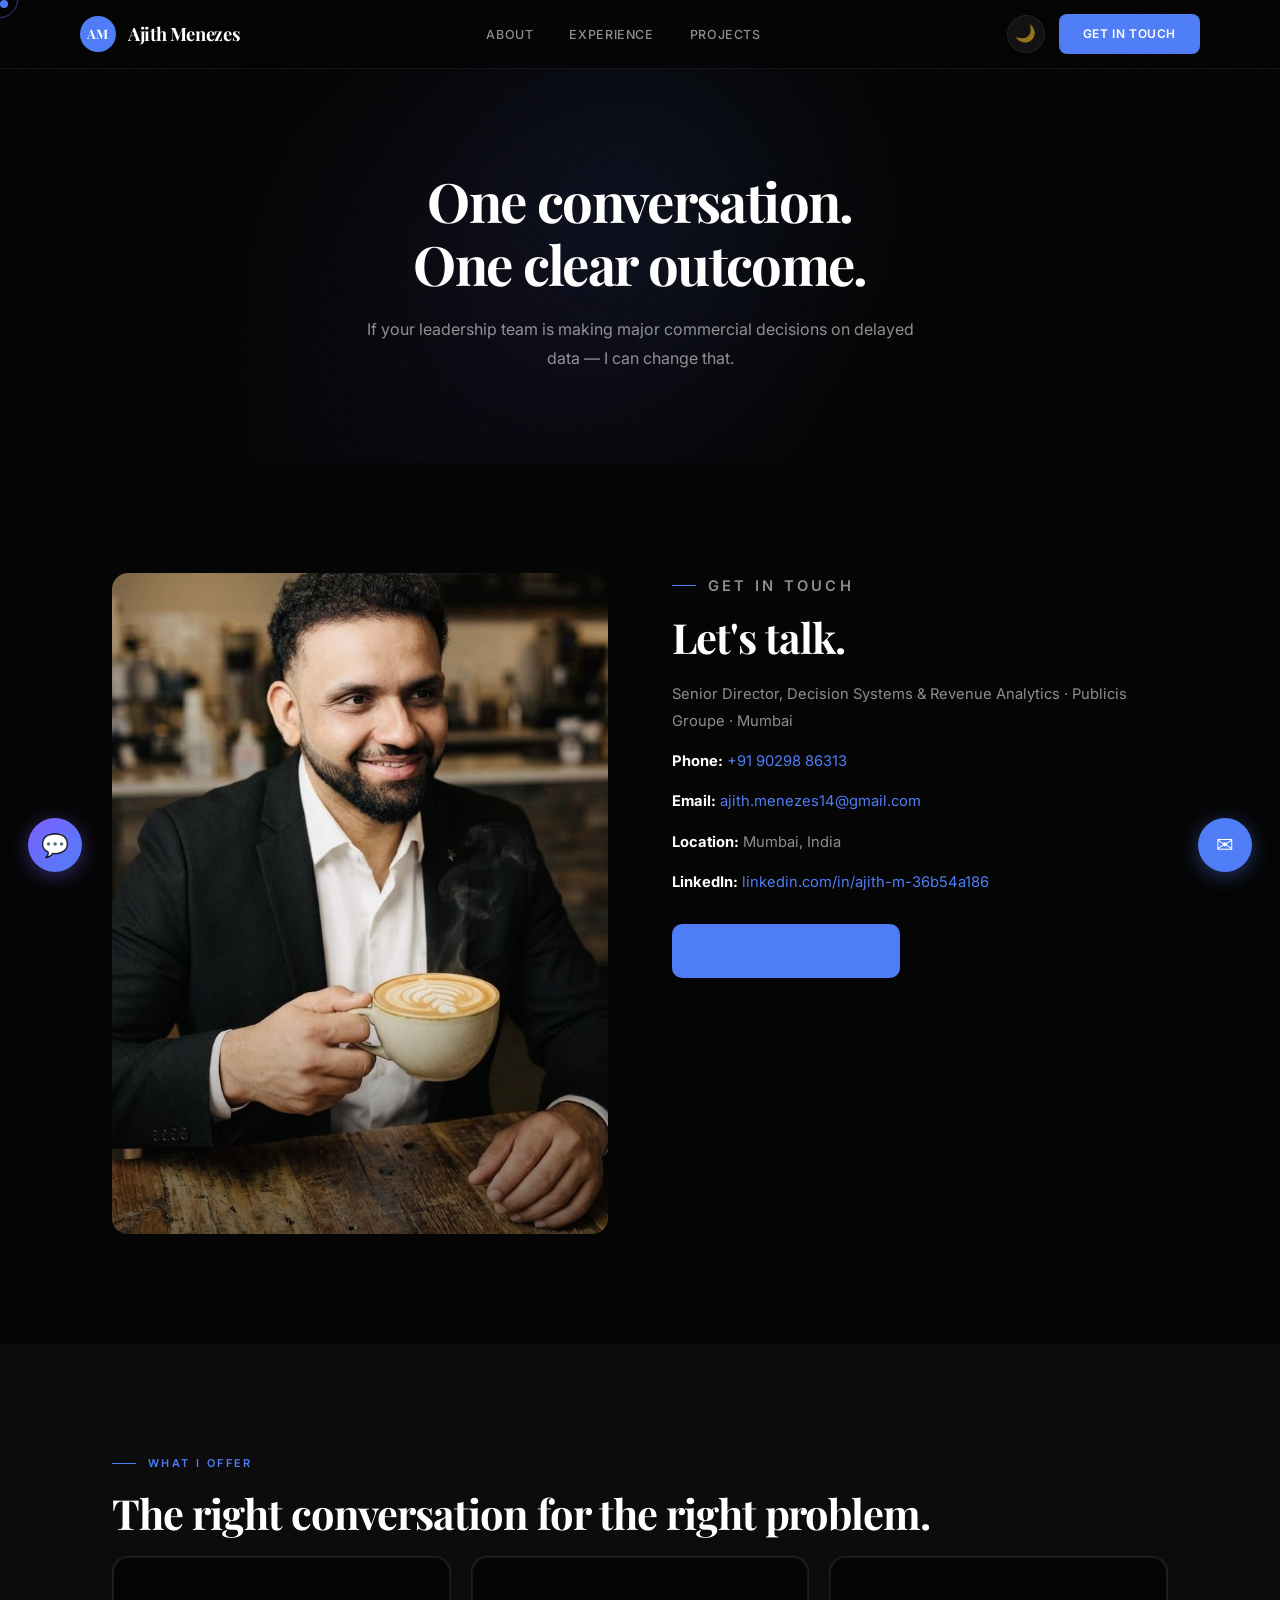
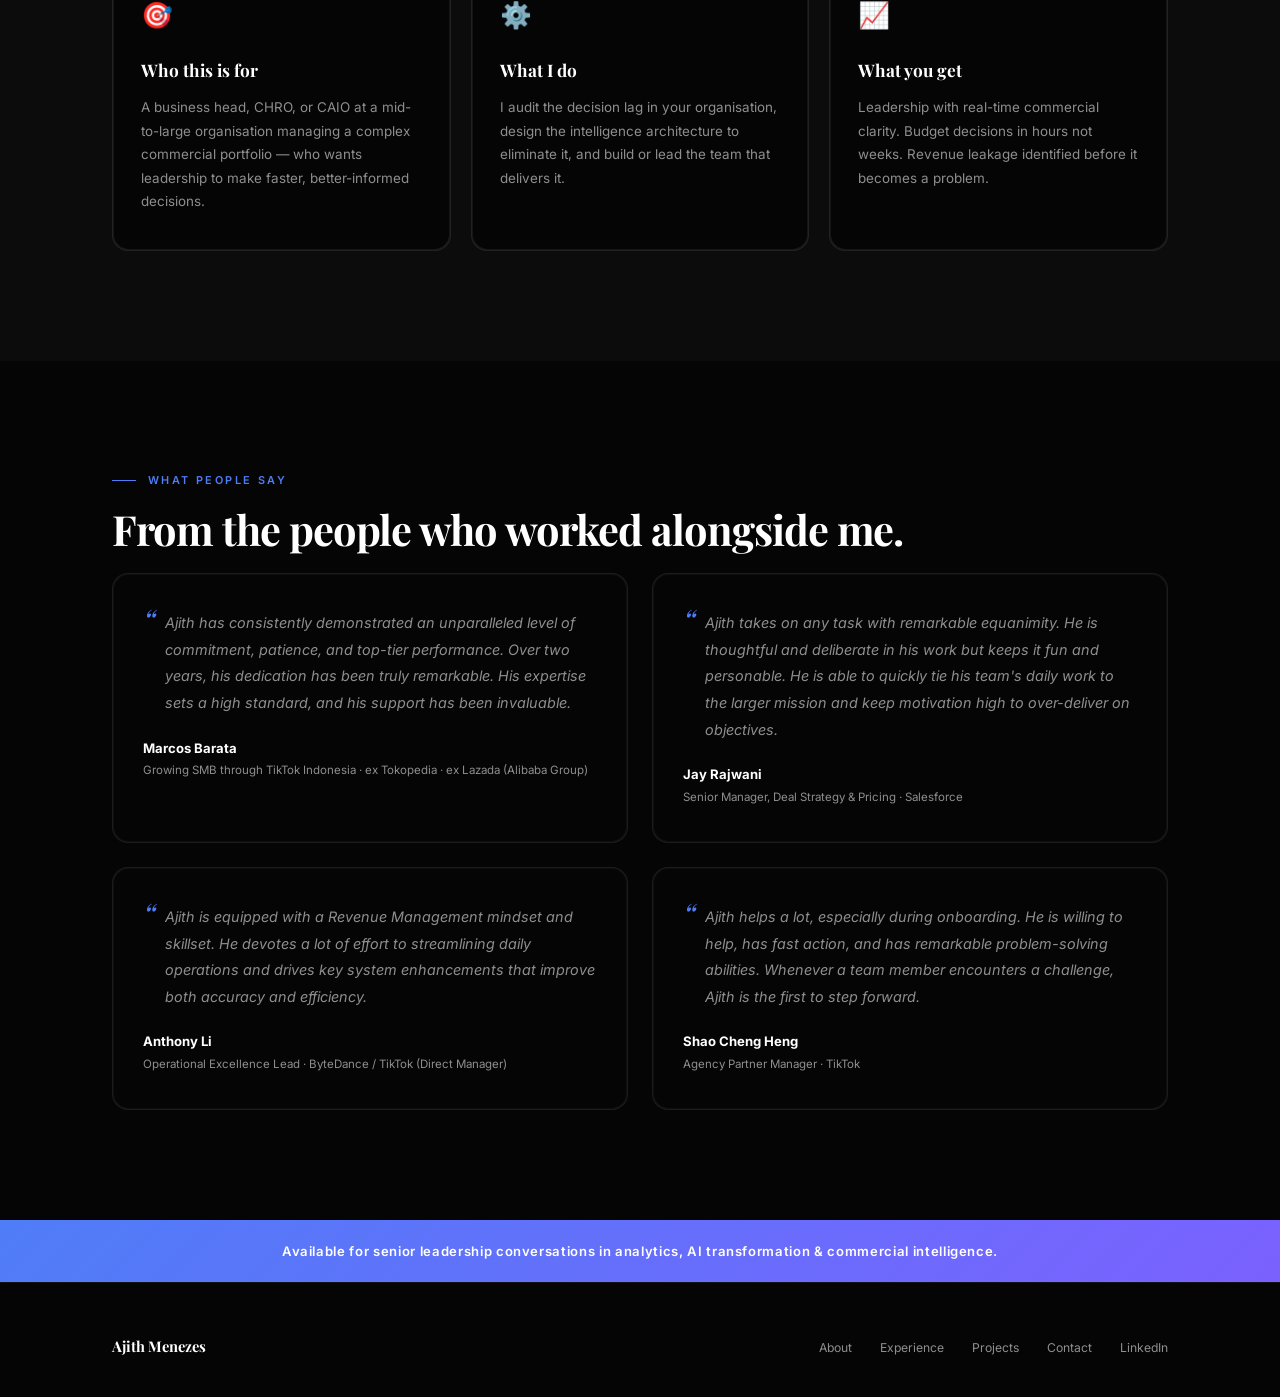
<file: contact.html>
<!DOCTYPE html>
<html lang="en" data-theme="dark">
<head>
  <meta charset="UTF-8" />
  <meta name="viewport" content="width=device-width, initial-scale=1.0" />
  <title>Contact — Ajith Menezes</title>
  <meta name="description" content="Senior Director, Decision Systems and Revenue Analytics." />
  <link rel="icon" href="data:image/svg+xml,<svg xmlns='http://www.w3.org/2000/svg' viewBox='0 0 64 64'><rect width='64' height='64' rx='8' fill='%231B4FD8'/><text x='50%25' y='50%25' dominant-baseline='central' text-anchor='middle' font-family='Georgia,serif' font-weight='700' font-size='22' fill='white'>AM</text></svg>" />
  <link rel="preconnect" href="https://fonts.googleapis.com" />
  <link rel="preconnect" href="https://fonts.gstatic.com" crossorigin />
  <link href="https://fonts.googleapis.com/css2?family=DM+Serif+Display&family=Inter:wght@400;500;600;700&family=Playfair+Display:wght@700&display=swap" rel="stylesheet" />
  <link rel="stylesheet" href="styles.css" />
  <script>(function(){var t=localStorage.getItem("theme")||"dark";document.documentElement.setAttribute("data-theme",t)})();</script>
</head>
<body>
<div class="splash-screen" id="splash"><div class="splash-initials">AM</div><div class="splash-bar"></div></div>


  <a href="#main" class="skip-link">Skip to main content</a>
  <div class="nav-overlay" aria-hidden="true"></div>
  <nav class="nav" role="navigation" aria-label="Main Navigation">
    <div class="nav-inner">
      <a href="index.html" class="nav-logo"><span class="nav-initials">AM</span> Ajith Menezes</a>
      <ul class="nav-links"><button class="nav-close-btn" aria-label="Close menu"><svg viewBox="0 0 24 24" fill="none"><line x1="6" y1="6" x2="18" y2="18"/><line x1="18" y1="6" x2="6" y2="18"/></svg></button><li><a href="about.html">About</a></li><li><a href="experience.html">Experience</a></li><li><a href="projects.html">Projects</a></li></ul>
      <div class="nav-actions"><button class="theme-toggle" aria-label="Toggle theme">&#127769;</button><button class="menu-toggle" aria-label="Open menu" aria-expanded="false"><span></span><span></span><span></span></button><a href="contact.html" class="nav-cta">Get in Touch</a></div>
    </div>
  </nav>
  <main id="main">
    <section class="page-hero"><h1 class="reveal">One conversation.<br />One clear outcome.</h1><p class="reveal reveal-delay-1">If your leadership team is making major commercial decisions on delayed data &mdash; I can change that.</p></section>
    <section class="section"><div class="container"><div class="contact-grid">
      <div class="contact-photo reveal"><img src="images/contact-img-1.jpg" loading="lazy" alt="Ajith Menezes" width="500" height="667" /></div>
      <div class="contact-info"><p class="section-label reveal">Get in Touch</p><h2 class="section-title reveal reveal-delay-1">Let&#39;s talk.</h2>
        <p class="reveal reveal-delay-2">Senior Director, Decision Systems &amp; Revenue Analytics &middot; Publicis Groupe &middot; Mumbai</p>
        <p class="reveal reveal-delay-3"><strong style="color:var(--text-heading);">Phone:</strong> <a href="tel:+919029886313">+91 90298 86313</a></p>
        <p class="reveal reveal-delay-3"><strong style="color:var(--text-heading);">Email:</strong> <a href="mailto:ajith.menezes14@gmail.com">ajith.menezes14@gmail.com</a></p>
        <p class="reveal reveal-delay-4"><strong style="color:var(--text-heading);">Location:</strong> Mumbai, India</p>
        <p class="reveal reveal-delay-4"><strong style="color:var(--text-heading);">LinkedIn:</strong> <a href="https://www.linkedin.com/in/ajith-m-36b54a186/" target="_blank" rel="noopener noreferrer">linkedin.com/in/ajith-m-36b54a186</a></p>
        <div class="reveal reveal-delay-5" style="margin-top:28px;"><a href="https://www.linkedin.com/in/ajith-m-36b54a186/" target="_blank" rel="noopener noreferrer" class="btn-primary">Connect on LinkedIn &rarr;</a></div>
      </div></div></div></section>
    <section class="section" style="background:var(--bg-alt);"><div class="container"><p class="section-label reveal">What I Offer</p><h2 class="section-title reveal reveal-delay-1">The right conversation for the right problem.</h2><div class="mandate-grid"><div class="mandate-card reveal"><div class="mandate-icon">&#127919;</div><h3>Who this is for</h3><p>A business head, CHRO, or CAIO at a mid-to-large organisation managing a complex commercial portfolio &mdash; who wants leadership to make faster, better-informed decisions.</p></div><div class="mandate-card reveal reveal-delay-1"><div class="mandate-icon">&#9881;&#65039;</div><h3>What I do</h3><p>I audit the decision lag in your organisation, design the intelligence architecture to eliminate it, and build or lead the team that delivers it.</p></div><div class="mandate-card reveal reveal-delay-2"><div class="mandate-icon">&#128200;</div><h3>What you get</h3><p>Leadership with real-time commercial clarity. Budget decisions in hours not weeks. Revenue leakage identified before it becomes a problem.</p></div></div></div></section>
    <section class="section"><div class="container"><p class="section-label reveal">What People Say</p><h2 class="section-title reveal reveal-delay-1">From the people who worked alongside me.</h2><div class="testimonials-grid">
        <div class="testimonial-card reveal"><blockquote>Ajith has consistently demonstrated an unparalleled level of commitment, patience, and top-tier performance. Over two years, his dedication has been truly remarkable. His expertise sets a high standard, and his support has been invaluable.</blockquote><cite>Marcos Barata</cite><p class="cite-role">Growing SMB through TikTok Indonesia &middot; ex Tokopedia &middot; ex Lazada (Alibaba Group)</p></div>
        <div class="testimonial-card reveal reveal-delay-1"><blockquote>Ajith takes on any task with remarkable equanimity. He is thoughtful and deliberate in his work but keeps it fun and personable. He is able to quickly tie his team&#39;s daily work to the larger mission and keep motivation high to over-deliver on objectives.</blockquote><cite>Jay Rajwani</cite><p class="cite-role">Senior Manager, Deal Strategy &amp; Pricing &middot; Salesforce</p></div>
        <div class="testimonial-card reveal reveal-delay-2"><blockquote>Ajith is equipped with a Revenue Management mindset and skillset. He devotes a lot of effort to streamlining daily operations and drives key system enhancements that improve both accuracy and efficiency.</blockquote><cite>Anthony Li</cite><p class="cite-role">Operational Excellence Lead &middot; ByteDance / TikTok (Direct Manager)</p></div>
        <div class="testimonial-card reveal reveal-delay-3"><blockquote>Ajith helps a lot, especially during onboarding. He is willing to help, has fast action, and has remarkable problem-solving abilities. Whenever a team member encounters a challenge, Ajith is the first to step forward.</blockquote><cite>Shao Cheng Heng</cite><p class="cite-role">Agency Partner Manager &middot; TikTok</p></div>
      </div></div></section>
  </main>

  <section class="open-bar"><p>Available for senior leadership conversations in analytics, AI transformation &amp; commercial intelligence.</p></section>
  <footer class="footer" role="contentinfo"><div class="footer-inner"><div class="footer-left">Ajith Menezes</div><ul class="footer-links"><li><a href="about.html">About</a></li><li><a href="experience.html">Experience</a></li><li><a href="projects.html">Projects</a></li><li><a href="contact.html">Contact</a></li><li><a href="https://www.linkedin.com/in/ajith-m-36b54a186/" target="_blank" rel="noopener noreferrer">LinkedIn</a></li></ul></div></footer>

  <script>
    (()=>{const t=document.querySelector(".theme-toggle");const h=document.documentElement;function s(m){h.setAttribute("data-theme",m);localStorage.setItem("theme",m);t.innerHTML=m==="dark"?"\u{1F319}":"\u{2600}\u{FE0F}"}s(localStorage.getItem("theme")||"dark");t.addEventListener("click",()=>{s(h.getAttribute("data-theme")==="dark"?"light":"dark")})})();
    (()=>{const t=document.querySelector(".menu-toggle");const o=document.querySelector(".nav-overlay");const b=document.body;function op(){b.classList.add("nav-open");t.setAttribute("aria-expanded","true")}function cl(){b.classList.remove("nav-open");t.setAttribute("aria-expanded","false")}t.addEventListener("click",()=>{b.classList.contains("nav-open")?cl():op()});o.addEventListener("click",cl);document.querySelectorAll(".nav-links a").forEach(l=>{l.addEventListener("click",cl)});document.addEventListener("keydown",e=>{if(e.key==="Escape")cl()})})();
    (()=>{const r=document.querySelectorAll(".reveal");if(!r.length)return;const o=new IntersectionObserver(e=>{e.forEach(en=>{if(en.isIntersecting){en.target.classList.add("active");o.unobserve(en.target)}})},{threshold:.12,rootMargin:"0px 0px -30px 0px"});r.forEach(el=>o.observe(el))})();
  </script>


<script>
/* Splash */
!function(){var s=document.getElementById("splash");s&&setTimeout(function(){s.classList.add("hide");setTimeout(function(){s.remove()},600)},1500)}();

/* Nav close */
!function(){
  var body=document.body,mt=document.querySelector(".menu-toggle");
  function close(){body.classList.remove("nav-open");var n=document.querySelector(".nav");if(n)n.classList.remove("nav-open");if(mt)mt.setAttribute("aria-expanded","false")}
  var cb=document.querySelector(".nav-close-btn");if(cb)cb.addEventListener("click",function(e){e.stopPropagation();close()});
  var ov=document.querySelector(".nav-overlay");if(ov)ov.addEventListener("click",close);
  var links=document.querySelectorAll(".nav-links a");for(var i=0;i<links.length;i++)links[i].addEventListener("click",close);
  document.addEventListener("keydown",function(e){if(e.key==="Escape")close()});
}();

/* Cursor */
!function(){if(matchMedia("(hover:none)").matches||innerWidth<769)return;var d=document.createElement("div"),r=document.createElement("div");d.className="cursor-dot";r.className="cursor-ring";document.body.appendChild(d);document.body.appendChild(r);var mx=0,my=0,dx=0,dy=0;document.addEventListener("mousemove",function(e){mx=e.clientX;my=e.clientY;d.style.transform="translate("+(mx-4)+"px,"+(my-4)+"px)"},!0);!function a(){dx+=(mx-dx)*.12;dy+=(my-dy)*.12;r.style.transform="translate("+(dx-18)+"px,"+(dy-18)+"px)";requestAnimationFrame(a)}();var els=document.querySelectorAll("a,button");for(var i=0;i<els.length;i++){els[i].addEventListener("mouseenter",function(){document.body.classList.add("cursor-hover")});els[i].addEventListener("mouseleave",function(){document.body.classList.remove("cursor-hover")})}}();

/* Scroll progress */
!function(){var b=document.createElement("div");b.className="scroll-progress";document.body.appendChild(b);addEventListener("scroll",function(){var h=document.documentElement.scrollHeight-innerHeight;b.style.width=(h>0?(scrollY/h)*100:0)+"%"},!0)}();

/* Page transition — ONLY relative .html links, never external */
!function(){var o=document.createElement("div");o.className="page-transition";document.body.appendChild(o);document.addEventListener("click",function(e){var a=e.target.closest("a");if(!a)return;var h=a.getAttribute("href");if(!h)return;if(a.target)return;if(h.indexOf("://")>-1)return;if(h.indexOf("mailto:")===0)return;if(h.indexOf("tel:")===0)return;if(h.charAt(0)==="#")return;if(h.slice(-5)!==".html")return;e.preventDefault();o.classList.add("active");setTimeout(function(){location.href=h},350)})}();

/* Magnetic */
!function(){if(matchMedia("(hover:none)").matches)return;var bs=document.querySelectorAll(".btn-primary,.btn-outline,.nav-cta");for(var i=0;i<bs.length;i++){(function(b){b.addEventListener("mousemove",function(e){var r=b.getBoundingClientRect();b.style.transform="translate("+((e.clientX-r.left-r.width/2)*.3)+"px,"+((e.clientY-r.top-r.height/2)*.3)+"px)"});b.addEventListener("mouseleave",function(){b.style.transform=""})})(bs[i])}}();

/* 3D tilt */
!function(){if(matchMedia("(hover:none)").matches)return;var cs=document.querySelectorAll(".impact-card,.mandate-card,.explore-card,.work-card,.feat-card,.cert-card");for(var i=0;i<cs.length;i++){(function(c){c.addEventListener("mousemove",function(e){var r=c.getBoundingClientRect(),x=(e.clientX-r.left)/r.width-.5,y=(e.clientY-r.top)/r.height-.5;c.style.transform="perspective(800px) rotateY("+(x*8)+"deg) rotateX("+(-y*8)+"deg) translateY(-6px)";c.style.boxShadow="var(--shadow-glow)"});c.addEventListener("mouseleave",function(){c.style.transform="";c.style.boxShadow=""})})(cs[i])}}();

/* FAB */
!function(){var f=document.createElement("a");f.className="fab-contact";f.href="contact.html";f.setAttribute("aria-label","Contact");f.innerHTML='&#9993;<span class="fab-tooltip">Get in Touch</span>';document.body.appendChild(f)}();

/* Back to top */
!function(){var b=document.createElement("button");b.className="back-to-top";b.innerHTML="&#8593;";b.setAttribute("aria-label","Top");document.body.appendChild(b);addEventListener("scroll",function(){b.classList.toggle("visible",scrollY>300)},!0);b.addEventListener("click",function(){scrollTo({top:0,behavior:"smooth"})})}();

/* OG meta */
!function(){var m=[["og:title","Ajith Menezes | Decision Systems Leader"],["og:description","Senior Director, Decision Systems & Revenue Analytics at Publicis Groupe"],["og:type","website"],["twitter:card","summary"],["twitter:title","Ajith Menezes | Decision Systems Leader"]];for(var i=0;i<m.length;i++){if(!document.querySelector('meta[property="'+m[i][0]+'"]')&&!document.querySelector('meta[name="'+m[i][0]+'"]')) {var t=document.createElement("meta");t.setAttribute(m[i][0].slice(0,3)==="og:"?"property":"name",m[i][0]);t.content=m[i][1];document.head.appendChild(t)}}}();
</script>

<!-- Command Palette -->
<div class="cmd-overlay" id="cmdPalette"><div class="cmd-box"><div class="cmd-input-wrap"><svg viewBox="0 0 24 24" fill="none" stroke-width="2"><circle cx="11" cy="11" r="8"/><line x1="21" y1="21" x2="16.65" y2="16.65"/></svg><input class="cmd-input" id="cmdInput" type="text" placeholder="Search pages, skills, experience..." autocomplete="off"><span class="cmd-kbd">ESC</span></div><div class="cmd-results" id="cmdResults"></div><div class="cmd-footer"><span>↑↓ Navigate</span><span>↵ Open</span><span>ESC Close</span></div></div></div>
<!-- AI Chatbot -->
<div class="chat-widget" id="chatWidget"><div class="chat-panel"><div class="chat-header"><div><div class="chat-header-dot"></div></div><div><h4>Ask me about Ajith</h4><p>AI-powered · Answers instantly</p></div></div><div class="chat-messages" id="chatMessages"><div class="chat-msg bot">Hi! I'm Ajith's AI assistant. Ask me anything about his experience, skills, or projects. 👋</div></div><div class="chat-suggestions" id="chatSuggestions"><button onclick="askChat(this.textContent)">What does Ajith do?</button><button onclick="askChat(this.textContent)">Tech stack?</button><button onclick="askChat(this.textContent)">Current role?</button><button onclick="askChat(this.textContent)">Projects?</button></div><div class="chat-input-wrap"><input class="chat-input" id="chatInput" placeholder="Type a question..." autocomplete="off"><button class="chat-send" onclick="sendChat()">→</button></div></div><button class="chat-toggle" onclick="toggleChat()"><span class="chat-open">💬</span><span class="chat-close">✕</span></button></div>
<script>
!function(){var items=[{icon:"🏠",title:"Home",desc:"Landing page",url:"index.html"},{icon:"👤",title:"About",desc:"Background & certifications",url:"about.html"},{icon:"💼",title:"Experience",desc:"13+ years, 7 companies",url:"experience.html"},{icon:"⚙️",title:"Projects",desc:"Decision systems & side projects",url:"projects.html"},{icon:"📧",title:"Contact",desc:"Phone, email, LinkedIn",url:"contact.html"},{icon:"🔗",title:"LinkedIn",desc:"Connect on LinkedIn",url:"https://www.linkedin.com/in/ajith-m-36b54a186/",ext:1},{icon:"🎮",title:"NeuroHit",desc:"23 games in one HTML",url:"https://ajithmenezes14.github.io/neurohit/",ext:1},{icon:"😴",title:"Circadia",desc:"Sleep cycle calculator",url:"https://ajithmenezes14.github.io/circadia/",ext:1},{icon:"🤖",title:"GenAI Engine",desc:"3-sec media budget forecast",url:"projects.html"},{icon:"🌙",title:"Toggle Theme",desc:"Switch dark/light mode",action:"theme"},{icon:"⬆️",title:"Back to Top",desc:"Scroll to top",action:"top"}];var ov=document.getElementById("cmdPalette"),inp=document.getElementById("cmdInput"),res=document.getElementById("cmdResults"),ai=-1;function render(l){if(!l.length){res.innerHTML='<div class="cmd-empty">No results</div>';return}res.innerHTML=l.map(function(it,i){return'<a class="cmd-item'+(i===ai?' active':'')+'" data-i="'+i+'" '+(it.url?'href="'+it.url+'"':'')+(it.ext?' target="_blank"':'')+'><div class="cmd-item-icon">'+it.icon+'</div><div class="cmd-item-text"><h4>'+it.title+'</h4><p>'+it.desc+'</p></div></a>'}).join("")}function filt(){var q=inp.value.toLowerCase();ai=0;var f=items.filter(function(it){return it.title.toLowerCase().includes(q)||it.desc.toLowerCase().includes(q)});render(f);return f}function op(){ov.classList.add("open");inp.value="";ai=0;render(items);inp.focus()}function cl(){ov.classList.remove("open")}function ex(it){cl();if(it.action==="theme")document.querySelector(".theme-toggle").click();else if(it.action==="top")scrollTo({top:0,behavior:"smooth"});else if(it.ext)window.open(it.url,"_blank");else if(it.url)location.href=it.url}document.addEventListener("keydown",function(e){if((e.metaKey||e.ctrlKey)&&e.key==="k"){e.preventDefault();ov.classList.contains("open")?cl():op()}if(!ov.classList.contains("open"))return;if(e.key==="Escape")cl();var l=filt();if(e.key==="ArrowDown"){e.preventDefault();ai=Math.min(ai+1,l.length-1);render(l)}if(e.key==="ArrowUp"){e.preventDefault();ai=Math.max(ai-1,0);render(l)}if(e.key==="Enter"&&l[ai]){e.preventDefault();ex(l[ai])}});inp&&inp.addEventListener("input",filt);ov.addEventListener("click",function(e){if(e.target===ov)cl()});res.addEventListener("click",function(e){var it=e.target.closest(".cmd-item");if(!it)return;var i=+it.dataset.i,l=filt();if(l[i]&&l[i].action){e.preventDefault();ex(l[i])}});render(items)}();
var KB={"what does ajith do":"Ajith is a Senior Director at Starcom (Publicis Groupe), leading Decision Systems & Revenue Analytics. He manages a team of 8 across a 12-brand, 8-platform e-commerce portfolio.","current role":"Senior Director of Decision Systems & Revenue Analytics at Starcom/Publicis Groupe in Mumbai. Team of 8, 12 brands, 8 platforms.","years of experience":"13+ years across ByteDance/TikTok, Times Network, Discovery, Sony, Kotak Securities, and Deutsche Bank.","experience":"13+ years: ByteDance/TikTok ($5.3M/mo revenue ops), Times Network (20% QoQ growth), Discovery, Sony, Kotak, Deutsche Bank CIB.","tech stack":"Python, Power BI, Excel automation, GenAI/LLM, Copilot Studio. Platforms: Amazon, Flipkart, Zepto, Swiggy, Blinkit, BigBasket, Nykaa, Myntra.","skills":"Team leadership, GenAI transformation, Power BI, Python data engineering, revenue strategy, cross-functional leadership, executive influence.","education":"MBA Marketing (Don Bosco Institute), BCom (St. Andrew's College Mumbai). AI for Business (Wharton Online). Azure AZ-900 in progress.","contact":"Email: ajith.menezes14@gmail.com | Phone: +91 90298 86313 | Mumbai, India | LinkedIn: linkedin.com/in/ajith-m-36b54a186","tiktok":"At ByteDance/TikTok (2020-2023): $5.3M/month revenue ops across 7 APAC markets, ~900 SMB accounts.","publicis":"At Publicis/Starcom (2025-Present): Leads Decision Systems for 12-brand e-commerce portfolio. GenAI engine gives 3-second decisions.","times":"At Times Network (2024-2025): 20% QoQ client deal growth, real-time FCT analysis, 70% less approval effort.","projects":"Portfolio Intelligence Automation, Media Budget Decision Engine (3-sec GenAI), Portfolio Command Centre, NeuroHit (23 games), Circadia (sleep calc).","neurohit":"NeuroHit: 23 games in one HTML file. Play at ajithmenezes14.github.io/neurohit/","genai":"Built a GenAI forecasting engine replacing gut-feel with 3-second media spend decisions.","hire":"Open to senior leadership roles in analytics, AI transformation & commercial intelligence. Email: ajith.menezes14@gmail.com","salary":"For compensation discussions, please contact Ajith directly at ajith.menezes14@gmail.com","available":"Yes! Open to senior roles, advisory, and commercial projects. Contact: ajith.menezes14@gmail.com"};
function findAnswer(q){q=q.toLowerCase().replace(/[?!.,]/g,"");for(var k in KB)if(q.includes(k))return KB[k];var w=q.split(" ");for(var k in KB)for(var i=0;i<w.length;i++)if(w[i].length>3&&k.includes(w[i]))return KB[k];return"I don't have that specific info, but reach Ajith at ajith.menezes14@gmail.com or linkedin.com/in/ajith-m-36b54a186"}
function toggleChat(){document.getElementById("chatWidget").classList.toggle("open")}
function addMsg(t,c){var m=document.getElementById("chatMessages"),d=document.createElement("div");d.className="chat-msg "+c;d.textContent=t;m.appendChild(d);m.scrollTop=m.scrollHeight}
function askChat(q){addMsg(q,"user");document.getElementById("chatSuggestions").style.display="none";var m=document.getElementById("chatMessages"),t=document.createElement("div");t.className="chat-msg typing";t.id="typ";t.innerHTML="<span></span><span></span><span></span>";m.appendChild(t);m.scrollTop=m.scrollHeight;setTimeout(function(){var x=document.getElementById("typ");if(x)x.remove();addMsg(findAnswer(q),"bot")},800+Math.random()*600)}
function sendChat(){var i=document.getElementById("chatInput"),q=i.value.trim();if(!q)return;i.value="";askChat(q)}
document.getElementById("chatInput").addEventListener("keydown",function(e){if(e.key==="Enter")sendChat()});
</script>

  <!-- Mobile Bottom Tab Bar -->
  <nav class="mobile-tab-bar" aria-label="Mobile navigation">
    <a href="index.html" class="tab-item" aria-label="Home"><svg xmlns="http://www.w3.org/2000/svg" viewBox="0 0 24 24" fill="none" stroke="currentColor" stroke-linecap="round" stroke-linejoin="round"><path d="M3 10.5L12 3l9 7.5"/><path d="M5 10v9a1 1 0 001 1h3v-5a1 1 0 011-1h4a1 1 0 011 1v5h3a1 1 0 001-1v-9"/></svg><span>Home</span></a>
    <a href="about.html" class="tab-item" aria-label="About"><svg xmlns="http://www.w3.org/2000/svg" viewBox="0 0 24 24" fill="none" stroke="currentColor" stroke-linecap="round" stroke-linejoin="round"><circle cx="12" cy="8" r="4"/><path d="M20 21c0-3.87-3.58-7-8-7s-8 3.13-8 7"/></svg><span>About</span></a>
    <a href="experience.html" class="tab-item" aria-label="Experience"><svg xmlns="http://www.w3.org/2000/svg" viewBox="0 0 24 24" fill="none" stroke="currentColor" stroke-linecap="round" stroke-linejoin="round"><rect x="2" y="7" width="20" height="14" rx="2"/><path d="M16 7V5a2 2 0 00-2-2h-4a2 2 0 00-2 2v2"/></svg><span>Experience</span></a>
    <a href="projects.html" class="tab-item" aria-label="Projects"><svg xmlns="http://www.w3.org/2000/svg" viewBox="0 0 24 24" fill="none" stroke="currentColor" stroke-linecap="round" stroke-linejoin="round"><path d="M12 2L2 7l10 5 10-5-10-5z"/><path d="M2 17l10 5 10-5"/><path d="M2 12l10 5 10-5"/></svg><span>Projects</span></a>
    <a href="contact.html" class="tab-item active" aria-current="page" aria-label="Contact"><svg xmlns="http://www.w3.org/2000/svg" viewBox="0 0 24 24" fill="none" stroke="currentColor" stroke-linecap="round" stroke-linejoin="round"><rect x="2" y="4" width="20" height="16" rx="2"/><path d="M22 7l-10 6L2 7"/></svg><span>Contact</span></a>
  </nav>
</body></html>
</file>
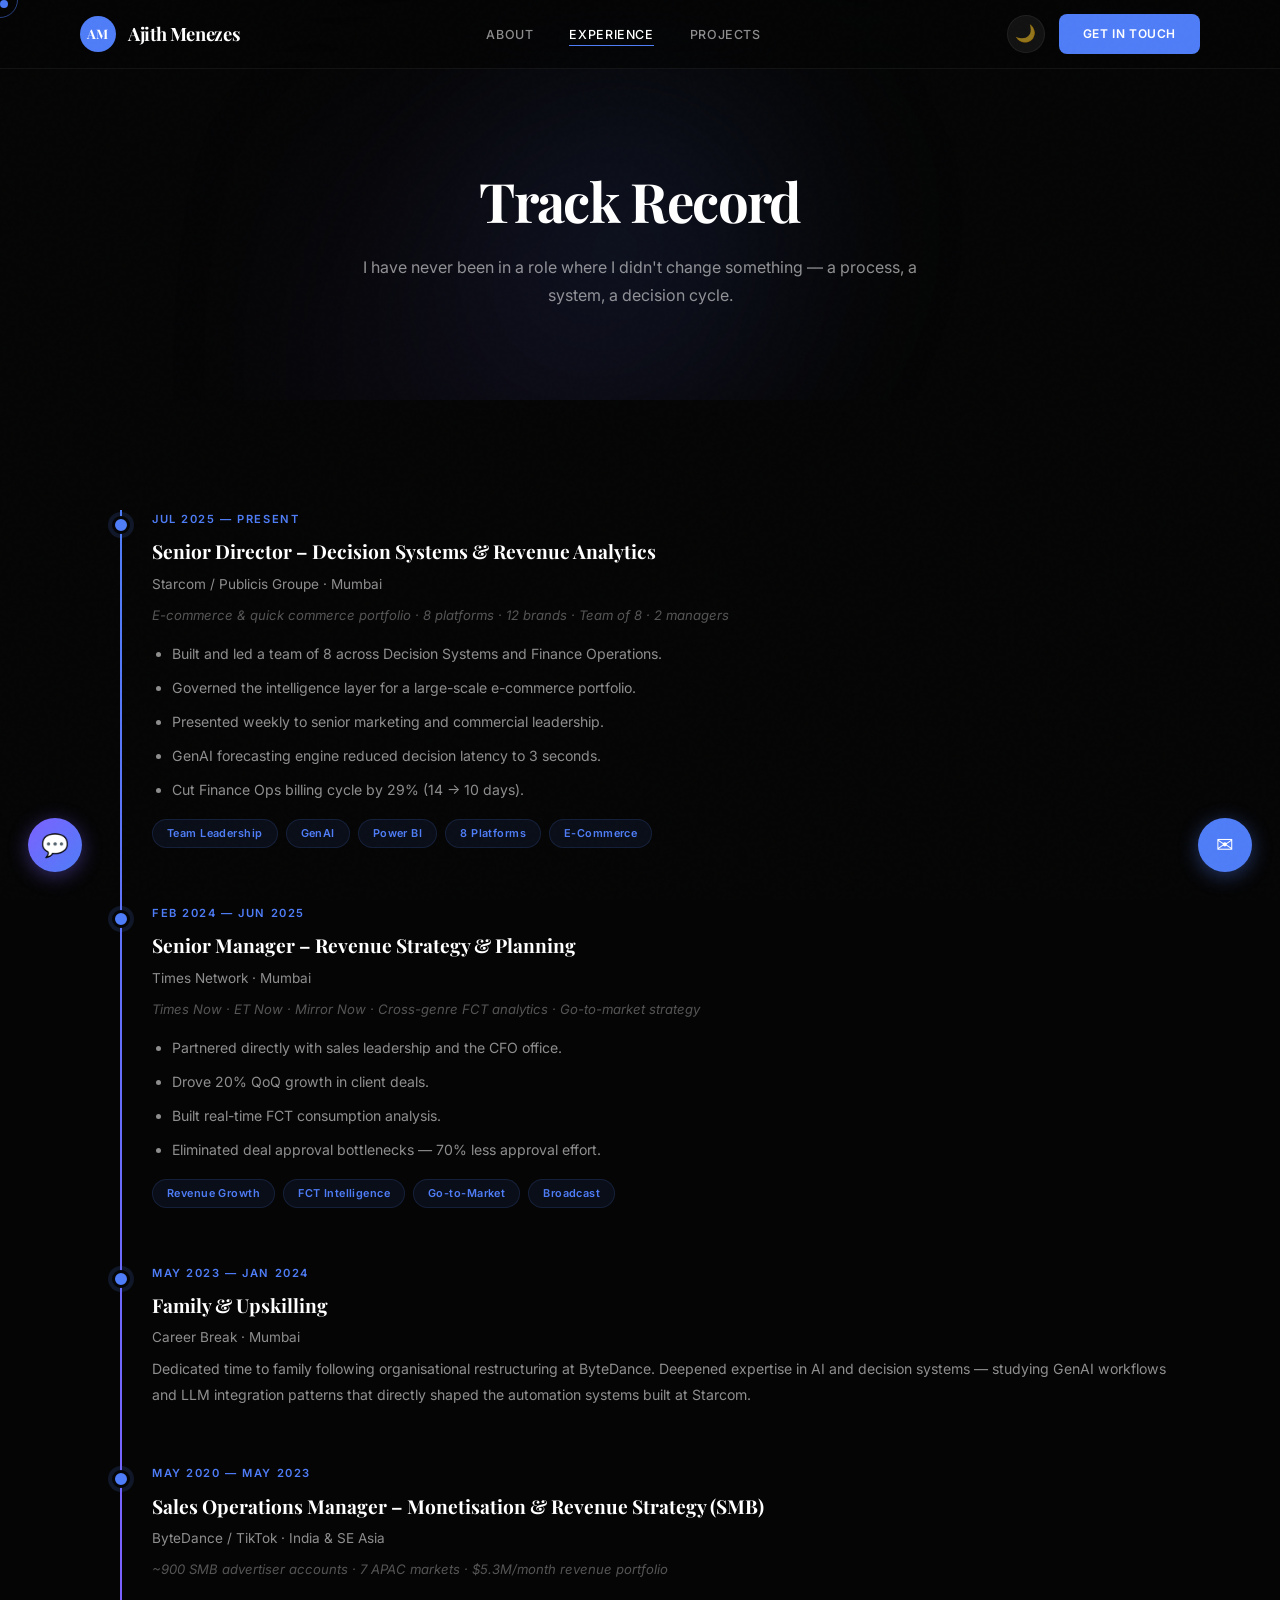
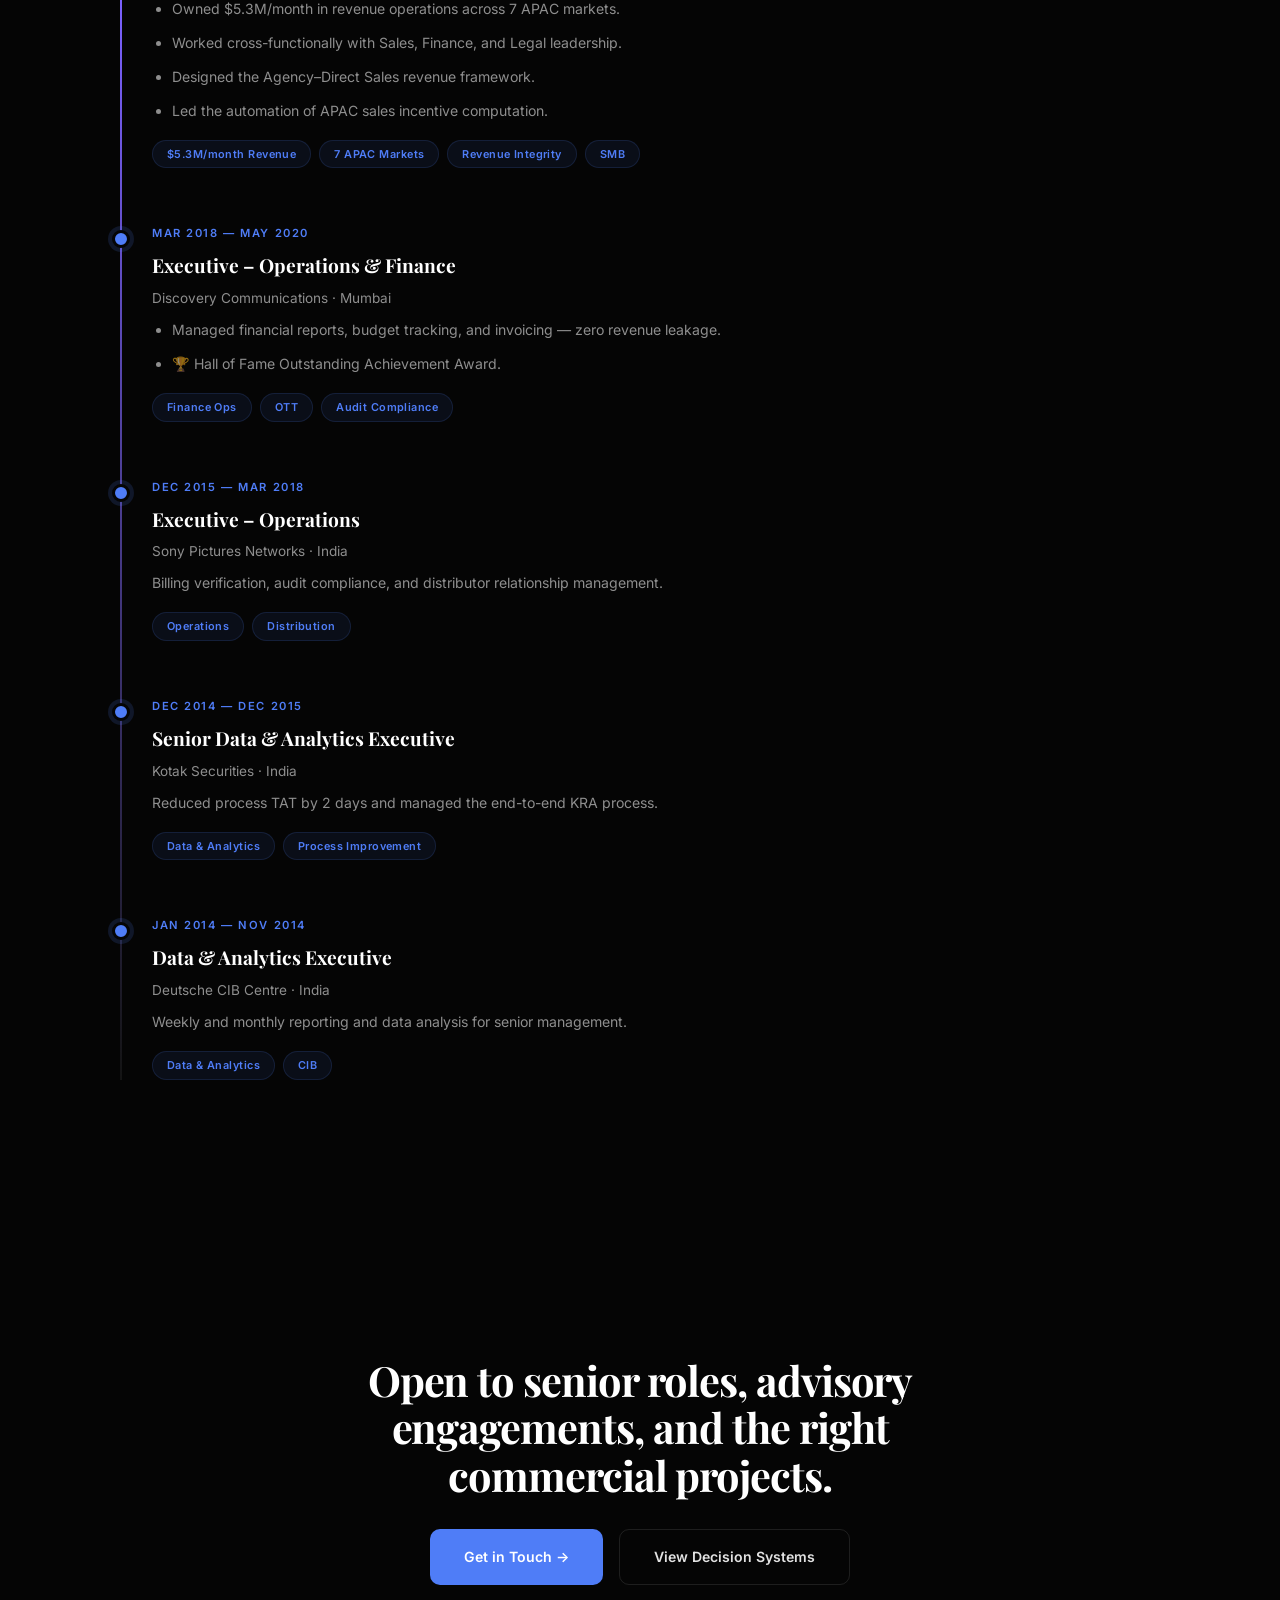
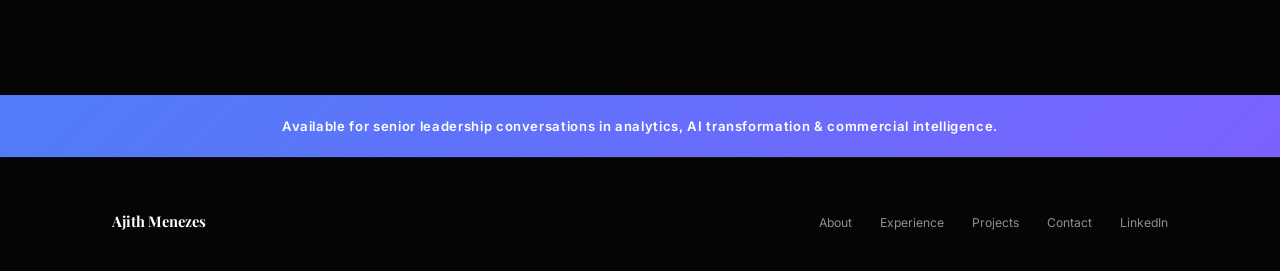
<file: experience.html>
<!DOCTYPE html>
<html lang="en" data-theme="dark">
<head>
  <meta charset="UTF-8" />
  <meta name="viewport" content="width=device-width, initial-scale=1.0" />
  <title>Experience — Ajith Menezes</title>
  <meta name="description" content="13+ years across ByteDance, Times Network, Discovery, Sony, Kotak, Deutsche Bank, and Publicis Groupe." />
  <link rel="icon" href="data:image/svg+xml,<svg xmlns='http://www.w3.org/2000/svg' viewBox='0 0 64 64'><rect width='64' height='64' rx='8' fill='%231B4FD8'/><text x='50%25' y='50%25' dominant-baseline='central' text-anchor='middle' font-family='Georgia,serif' font-weight='700' font-size='22' fill='white'>AM</text></svg>" />
  <link rel="preconnect" href="https://fonts.googleapis.com" />
  <link rel="preconnect" href="https://fonts.gstatic.com" crossorigin />
  <link href="https://fonts.googleapis.com/css2?family=DM+Serif+Display&family=Inter:wght@400;500;600;700&family=Playfair+Display:wght@700&display=swap" rel="stylesheet" />
  <link rel="stylesheet" href="styles.css" />
  <script>(function(){var t=localStorage.getItem("theme")||"dark";document.documentElement.setAttribute("data-theme",t)})();</script>
</head>
<body>
<div class="splash-screen" id="splash"><div class="splash-initials">AM</div><div class="splash-bar"></div></div>


  <a href="#main" class="skip-link">Skip to main content</a>
  <div class="nav-overlay" aria-hidden="true"></div>
  <nav class="nav" role="navigation" aria-label="Main Navigation">
    <div class="nav-inner">
      <a href="index.html" class="nav-logo"><span class="nav-initials">AM</span> Ajith Menezes</a>
      <ul class="nav-links"><button class="nav-close-btn" aria-label="Close menu"><svg viewBox="0 0 24 24" fill="none"><line x1="6" y1="6" x2="18" y2="18"/><line x1="18" y1="6" x2="6" y2="18"/></svg></button><li><a href="about.html">About</a></li><li><a href="experience.html" class="active">Experience</a></li><li><a href="projects.html">Projects</a></li></ul>
      <div class="nav-actions"><button class="theme-toggle" aria-label="Toggle theme">&#127769;</button><button class="menu-toggle" aria-label="Open menu" aria-expanded="false"><span></span><span></span><span></span></button><a href="contact.html" class="nav-cta">Get in Touch</a></div>
    </div>
  </nav>
  <main id="main">
    <section class="page-hero"><h1 class="reveal">Track Record</h1><p class="reveal reveal-delay-1">I have never been in a role where I didn&#39;t change something &mdash; a process, a system, a decision cycle.</p></section>
    <section class="section"><div class="container"><div class="timeline">
      <div class="timeline-item reveal"><div class="timeline-dot"></div><div class="timeline-date">Jul 2025 &mdash; Present</div><h3>Senior Director &ndash; Decision Systems &amp; Revenue Analytics</h3><p class="timeline-org">Starcom / Publicis Groupe &middot; Mumbai</p><p class="timeline-scope">E-commerce &amp; quick commerce portfolio &middot; 8 platforms &middot; 12 brands &middot; Team of 8 &middot; 2 managers</p><ul><li>Built and led a team of 8 across Decision Systems and Finance Operations.</li><li>Governed the intelligence layer for a large-scale e-commerce portfolio.</li><li>Presented weekly to senior marketing and commercial leadership.</li><li>GenAI forecasting engine reduced decision latency to 3 seconds.</li><li>Cut Finance Ops billing cycle by 29% (14 &rarr; 10 days).</li></ul><div class="timeline-tags"><span class="tag">Team Leadership</span><span class="tag">GenAI</span><span class="tag">Power BI</span><span class="tag">8 Platforms</span><span class="tag">E-Commerce</span></div></div>
      <div class="timeline-item reveal"><div class="timeline-dot"></div><div class="timeline-date">Feb 2024 &mdash; Jun 2025</div><h3>Senior Manager &ndash; Revenue Strategy &amp; Planning</h3><p class="timeline-org">Times Network &middot; Mumbai</p><p class="timeline-scope">Times Now &middot; ET Now &middot; Mirror Now &middot; Cross-genre FCT analytics &middot; Go-to-market strategy</p><ul><li>Partnered directly with sales leadership and the CFO office.</li><li>Drove 20% QoQ growth in client deals.</li><li>Built real-time FCT consumption analysis.</li><li>Eliminated deal approval bottlenecks &mdash; 70% less approval effort.</li></ul><div class="timeline-tags"><span class="tag">Revenue Growth</span><span class="tag">FCT Intelligence</span><span class="tag">Go-to-Market</span><span class="tag">Broadcast</span></div></div>
      <div class="timeline-item reveal"><div class="timeline-dot"></div><div class="timeline-date">May 2023 &mdash; Jan 2024</div><h3>Family &amp; Upskilling</h3><p class="timeline-org">Career Break &middot; Mumbai</p><p>Dedicated time to family following organisational restructuring at ByteDance. Deepened expertise in AI and decision systems &mdash; studying GenAI workflows and LLM integration patterns that directly shaped the automation systems built at Starcom.</p></div>
      <div class="timeline-item reveal"><div class="timeline-dot"></div><div class="timeline-date">May 2020 &mdash; May 2023</div><h3>Sales Operations Manager &ndash; Monetisation &amp; Revenue Strategy (SMB)</h3><p class="timeline-org">ByteDance / TikTok &middot; India &amp; SE Asia</p><p class="timeline-scope">~900 SMB advertiser accounts &middot; 7 APAC markets &middot; $5.3M/month revenue portfolio</p><ul><li>Owned $5.3M/month in revenue operations across 7 APAC markets.</li><li>Worked cross-functionally with Sales, Finance, and Legal leadership.</li><li>Designed the Agency&ndash;Direct Sales revenue framework.</li><li>Led the automation of APAC sales incentive computation.</li></ul><div class="timeline-tags"><span class="tag">$5.3M/month Revenue</span><span class="tag">7 APAC Markets</span><span class="tag">Revenue Integrity</span><span class="tag">SMB</span></div></div>
      <div class="timeline-item reveal"><div class="timeline-dot"></div><div class="timeline-date">Mar 2018 &mdash; May 2020</div><h3>Executive &ndash; Operations &amp; Finance</h3><p class="timeline-org">Discovery Communications &middot; Mumbai</p><ul><li>Managed financial reports, budget tracking, and invoicing &mdash; zero revenue leakage.</li><li>&#127942; Hall of Fame Outstanding Achievement Award.</li></ul><div class="timeline-tags"><span class="tag">Finance Ops</span><span class="tag">OTT</span><span class="tag">Audit Compliance</span></div></div>
      <div class="timeline-item reveal"><div class="timeline-dot"></div><div class="timeline-date">Dec 2015 &mdash; Mar 2018</div><h3>Executive &ndash; Operations</h3><p class="timeline-org">Sony Pictures Networks &middot; India</p><p>Billing verification, audit compliance, and distributor relationship management.</p><div class="timeline-tags"><span class="tag">Operations</span><span class="tag">Distribution</span></div></div>
      <div class="timeline-item reveal"><div class="timeline-dot"></div><div class="timeline-date">Dec 2014 &mdash; Dec 2015</div><h3>Senior Data &amp; Analytics Executive</h3><p class="timeline-org">Kotak Securities &middot; India</p><p>Reduced process TAT by 2 days and managed the end-to-end KRA process.</p><div class="timeline-tags"><span class="tag">Data &amp; Analytics</span><span class="tag">Process Improvement</span></div></div>
      <div class="timeline-item reveal"><div class="timeline-dot"></div><div class="timeline-date">Jan 2014 &mdash; Nov 2014</div><h3>Data &amp; Analytics Executive</h3><p class="timeline-org">Deutsche CIB Centre &middot; India</p><p>Weekly and monthly reporting and data analysis for senior management.</p><div class="timeline-tags"><span class="tag">Data &amp; Analytics</span><span class="tag">CIB</span></div></div>
    </div></div></section>
    <section class="section" style="text-align:center;"><div class="container"><h2 class="section-title reveal" style="max-width:650px;margin:0 auto;">Open to senior roles, advisory engagements, and the right commercial projects.</h2><div class="hero-btns reveal reveal-delay-1" style="justify-content:center;margin-top:30px;"><a href="contact.html" class="btn-primary">Get in Touch &rarr;</a><a href="projects.html" class="btn-outline">View Decision Systems</a></div></div></section>
  </main>

  <section class="open-bar"><p>Available for senior leadership conversations in analytics, AI transformation &amp; commercial intelligence.</p></section>
  <footer class="footer" role="contentinfo"><div class="footer-inner"><div class="footer-left">Ajith Menezes</div><ul class="footer-links"><li><a href="about.html">About</a></li><li><a href="experience.html">Experience</a></li><li><a href="projects.html">Projects</a></li><li><a href="contact.html">Contact</a></li><li><a href="https://www.linkedin.com/in/ajith-m-36b54a186/" target="_blank" rel="noopener noreferrer">LinkedIn</a></li></ul></div></footer>

  <script>
    (()=>{const t=document.querySelector(".theme-toggle");const h=document.documentElement;function s(m){h.setAttribute("data-theme",m);localStorage.setItem("theme",m);t.innerHTML=m==="dark"?"\u{1F319}":"\u{2600}\u{FE0F}"}s(localStorage.getItem("theme")||"dark");t.addEventListener("click",()=>{s(h.getAttribute("data-theme")==="dark"?"light":"dark")})})();
    (()=>{const t=document.querySelector(".menu-toggle");const o=document.querySelector(".nav-overlay");const b=document.body;function op(){b.classList.add("nav-open");t.setAttribute("aria-expanded","true")}function cl(){b.classList.remove("nav-open");t.setAttribute("aria-expanded","false")}t.addEventListener("click",()=>{b.classList.contains("nav-open")?cl():op()});o.addEventListener("click",cl);document.querySelectorAll(".nav-links a").forEach(l=>{l.addEventListener("click",cl)});document.addEventListener("keydown",e=>{if(e.key==="Escape")cl()})})();
    (()=>{const r=document.querySelectorAll(".reveal");if(!r.length)return;const o=new IntersectionObserver(e=>{e.forEach(en=>{if(en.isIntersecting){en.target.classList.add("active");o.unobserve(en.target)}})},{threshold:.12,rootMargin:"0px 0px -30px 0px"});r.forEach(el=>o.observe(el))})();
  </script>


<script>
/* Splash */
!function(){var s=document.getElementById("splash");s&&setTimeout(function(){s.classList.add("hide");setTimeout(function(){s.remove()},600)},1500)}();

/* Nav close */
!function(){
  var body=document.body,mt=document.querySelector(".menu-toggle");
  function close(){body.classList.remove("nav-open");var n=document.querySelector(".nav");if(n)n.classList.remove("nav-open");if(mt)mt.setAttribute("aria-expanded","false")}
  var cb=document.querySelector(".nav-close-btn");if(cb)cb.addEventListener("click",function(e){e.stopPropagation();close()});
  var ov=document.querySelector(".nav-overlay");if(ov)ov.addEventListener("click",close);
  var links=document.querySelectorAll(".nav-links a");for(var i=0;i<links.length;i++)links[i].addEventListener("click",close);
  document.addEventListener("keydown",function(e){if(e.key==="Escape")close()});
}();

/* Cursor */
!function(){if(matchMedia("(hover:none)").matches||innerWidth<769)return;var d=document.createElement("div"),r=document.createElement("div");d.className="cursor-dot";r.className="cursor-ring";document.body.appendChild(d);document.body.appendChild(r);var mx=0,my=0,dx=0,dy=0;document.addEventListener("mousemove",function(e){mx=e.clientX;my=e.clientY;d.style.transform="translate("+(mx-4)+"px,"+(my-4)+"px)"},!0);!function a(){dx+=(mx-dx)*.12;dy+=(my-dy)*.12;r.style.transform="translate("+(dx-18)+"px,"+(dy-18)+"px)";requestAnimationFrame(a)}();var els=document.querySelectorAll("a,button");for(var i=0;i<els.length;i++){els[i].addEventListener("mouseenter",function(){document.body.classList.add("cursor-hover")});els[i].addEventListener("mouseleave",function(){document.body.classList.remove("cursor-hover")})}}();

/* Scroll progress */
!function(){var b=document.createElement("div");b.className="scroll-progress";document.body.appendChild(b);addEventListener("scroll",function(){var h=document.documentElement.scrollHeight-innerHeight;b.style.width=(h>0?(scrollY/h)*100:0)+"%"},!0)}();

/* Page transition — ONLY relative .html links, never external */
!function(){var o=document.createElement("div");o.className="page-transition";document.body.appendChild(o);document.addEventListener("click",function(e){var a=e.target.closest("a");if(!a)return;var h=a.getAttribute("href");if(!h)return;if(a.target)return;if(h.indexOf("://")>-1)return;if(h.indexOf("mailto:")===0)return;if(h.indexOf("tel:")===0)return;if(h.charAt(0)==="#")return;if(h.slice(-5)!==".html")return;e.preventDefault();o.classList.add("active");setTimeout(function(){location.href=h},350)})}();

/* Magnetic */
!function(){if(matchMedia("(hover:none)").matches)return;var bs=document.querySelectorAll(".btn-primary,.btn-outline,.nav-cta");for(var i=0;i<bs.length;i++){(function(b){b.addEventListener("mousemove",function(e){var r=b.getBoundingClientRect();b.style.transform="translate("+((e.clientX-r.left-r.width/2)*.3)+"px,"+((e.clientY-r.top-r.height/2)*.3)+"px)"});b.addEventListener("mouseleave",function(){b.style.transform=""})})(bs[i])}}();

/* 3D tilt */
!function(){if(matchMedia("(hover:none)").matches)return;var cs=document.querySelectorAll(".impact-card,.mandate-card,.explore-card,.work-card,.feat-card,.cert-card");for(var i=0;i<cs.length;i++){(function(c){c.addEventListener("mousemove",function(e){var r=c.getBoundingClientRect(),x=(e.clientX-r.left)/r.width-.5,y=(e.clientY-r.top)/r.height-.5;c.style.transform="perspective(800px) rotateY("+(x*8)+"deg) rotateX("+(-y*8)+"deg) translateY(-6px)";c.style.boxShadow="var(--shadow-glow)"});c.addEventListener("mouseleave",function(){c.style.transform="";c.style.boxShadow=""})})(cs[i])}}();

/* FAB */
!function(){var f=document.createElement("a");f.className="fab-contact";f.href="contact.html";f.setAttribute("aria-label","Contact");f.innerHTML='&#9993;<span class="fab-tooltip">Get in Touch</span>';document.body.appendChild(f)}();

/* Back to top */
!function(){var b=document.createElement("button");b.className="back-to-top";b.innerHTML="&#8593;";b.setAttribute("aria-label","Top");document.body.appendChild(b);addEventListener("scroll",function(){b.classList.toggle("visible",scrollY>300)},!0);b.addEventListener("click",function(){scrollTo({top:0,behavior:"smooth"})})}();

/* OG meta */
!function(){var m=[["og:title","Ajith Menezes | Decision Systems Leader"],["og:description","Senior Director, Decision Systems & Revenue Analytics at Publicis Groupe"],["og:type","website"],["twitter:card","summary"],["twitter:title","Ajith Menezes | Decision Systems Leader"]];for(var i=0;i<m.length;i++){if(!document.querySelector('meta[property="'+m[i][0]+'"]')&&!document.querySelector('meta[name="'+m[i][0]+'"]')) {var t=document.createElement("meta");t.setAttribute(m[i][0].slice(0,3)==="og:"?"property":"name",m[i][0]);t.content=m[i][1];document.head.appendChild(t)}}}();
</script>

<!-- Command Palette -->
<div class="cmd-overlay" id="cmdPalette"><div class="cmd-box"><div class="cmd-input-wrap"><svg viewBox="0 0 24 24" fill="none" stroke-width="2"><circle cx="11" cy="11" r="8"/><line x1="21" y1="21" x2="16.65" y2="16.65"/></svg><input class="cmd-input" id="cmdInput" type="text" placeholder="Search pages, skills, experience..." autocomplete="off"><span class="cmd-kbd">ESC</span></div><div class="cmd-results" id="cmdResults"></div><div class="cmd-footer"><span>↑↓ Navigate</span><span>↵ Open</span><span>ESC Close</span></div></div></div>
<!-- AI Chatbot -->
<div class="chat-widget" id="chatWidget"><div class="chat-panel"><div class="chat-header"><div><div class="chat-header-dot"></div></div><div><h4>Ask me about Ajith</h4><p>AI-powered · Answers instantly</p></div></div><div class="chat-messages" id="chatMessages"><div class="chat-msg bot">Hi! I'm Ajith's AI assistant. Ask me anything about his experience, skills, or projects. 👋</div></div><div class="chat-suggestions" id="chatSuggestions"><button onclick="askChat(this.textContent)">What does Ajith do?</button><button onclick="askChat(this.textContent)">Tech stack?</button><button onclick="askChat(this.textContent)">Current role?</button><button onclick="askChat(this.textContent)">Projects?</button></div><div class="chat-input-wrap"><input class="chat-input" id="chatInput" placeholder="Type a question..." autocomplete="off"><button class="chat-send" onclick="sendChat()">→</button></div></div><button class="chat-toggle" onclick="toggleChat()"><span class="chat-open">💬</span><span class="chat-close">✕</span></button></div>
<script>
!function(){var items=[{icon:"🏠",title:"Home",desc:"Landing page",url:"index.html"},{icon:"👤",title:"About",desc:"Background & certifications",url:"about.html"},{icon:"💼",title:"Experience",desc:"13+ years, 7 companies",url:"experience.html"},{icon:"⚙️",title:"Projects",desc:"Decision systems & side projects",url:"projects.html"},{icon:"📧",title:"Contact",desc:"Phone, email, LinkedIn",url:"contact.html"},{icon:"🔗",title:"LinkedIn",desc:"Connect on LinkedIn",url:"https://www.linkedin.com/in/ajith-m-36b54a186/",ext:1},{icon:"🎮",title:"NeuroHit",desc:"23 games in one HTML",url:"https://ajithmenezes14.github.io/neurohit/",ext:1},{icon:"😴",title:"Circadia",desc:"Sleep cycle calculator",url:"https://ajithmenezes14.github.io/circadia/",ext:1},{icon:"🤖",title:"GenAI Engine",desc:"3-sec media budget forecast",url:"projects.html"},{icon:"🌙",title:"Toggle Theme",desc:"Switch dark/light mode",action:"theme"},{icon:"⬆️",title:"Back to Top",desc:"Scroll to top",action:"top"}];var ov=document.getElementById("cmdPalette"),inp=document.getElementById("cmdInput"),res=document.getElementById("cmdResults"),ai=-1;function render(l){if(!l.length){res.innerHTML='<div class="cmd-empty">No results</div>';return}res.innerHTML=l.map(function(it,i){return'<a class="cmd-item'+(i===ai?' active':'')+'" data-i="'+i+'" '+(it.url?'href="'+it.url+'"':'')+(it.ext?' target="_blank"':'')+'><div class="cmd-item-icon">'+it.icon+'</div><div class="cmd-item-text"><h4>'+it.title+'</h4><p>'+it.desc+'</p></div></a>'}).join("")}function filt(){var q=inp.value.toLowerCase();ai=0;var f=items.filter(function(it){return it.title.toLowerCase().includes(q)||it.desc.toLowerCase().includes(q)});render(f);return f}function op(){ov.classList.add("open");inp.value="";ai=0;render(items);inp.focus()}function cl(){ov.classList.remove("open")}function ex(it){cl();if(it.action==="theme")document.querySelector(".theme-toggle").click();else if(it.action==="top")scrollTo({top:0,behavior:"smooth"});else if(it.ext)window.open(it.url,"_blank");else if(it.url)location.href=it.url}document.addEventListener("keydown",function(e){if((e.metaKey||e.ctrlKey)&&e.key==="k"){e.preventDefault();ov.classList.contains("open")?cl():op()}if(!ov.classList.contains("open"))return;if(e.key==="Escape")cl();var l=filt();if(e.key==="ArrowDown"){e.preventDefault();ai=Math.min(ai+1,l.length-1);render(l)}if(e.key==="ArrowUp"){e.preventDefault();ai=Math.max(ai-1,0);render(l)}if(e.key==="Enter"&&l[ai]){e.preventDefault();ex(l[ai])}});inp&&inp.addEventListener("input",filt);ov.addEventListener("click",function(e){if(e.target===ov)cl()});res.addEventListener("click",function(e){var it=e.target.closest(".cmd-item");if(!it)return;var i=+it.dataset.i,l=filt();if(l[i]&&l[i].action){e.preventDefault();ex(l[i])}});render(items)}();
var KB={"what does ajith do":"Ajith is a Senior Director at Starcom (Publicis Groupe), leading Decision Systems & Revenue Analytics. He manages a team of 8 across a 12-brand, 8-platform e-commerce portfolio.","current role":"Senior Director of Decision Systems & Revenue Analytics at Starcom/Publicis Groupe in Mumbai. Team of 8, 12 brands, 8 platforms.","years of experience":"13+ years across ByteDance/TikTok, Times Network, Discovery, Sony, Kotak Securities, and Deutsche Bank.","experience":"13+ years: ByteDance/TikTok ($5.3M/mo revenue ops), Times Network (20% QoQ growth), Discovery, Sony, Kotak, Deutsche Bank CIB.","tech stack":"Python, Power BI, Excel automation, GenAI/LLM, Copilot Studio. Platforms: Amazon, Flipkart, Zepto, Swiggy, Blinkit, BigBasket, Nykaa, Myntra.","skills":"Team leadership, GenAI transformation, Power BI, Python data engineering, revenue strategy, cross-functional leadership, executive influence.","education":"MBA Marketing (Don Bosco Institute), BCom (St. Andrew's College Mumbai). AI for Business (Wharton Online). Azure AZ-900 in progress.","contact":"Email: ajith.menezes14@gmail.com | Phone: +91 90298 86313 | Mumbai, India | LinkedIn: linkedin.com/in/ajith-m-36b54a186","tiktok":"At ByteDance/TikTok (2020-2023): $5.3M/month revenue ops across 7 APAC markets, ~900 SMB accounts.","publicis":"At Publicis/Starcom (2025-Present): Leads Decision Systems for 12-brand e-commerce portfolio. GenAI engine gives 3-second decisions.","times":"At Times Network (2024-2025): 20% QoQ client deal growth, real-time FCT analysis, 70% less approval effort.","projects":"Portfolio Intelligence Automation, Media Budget Decision Engine (3-sec GenAI), Portfolio Command Centre, NeuroHit (23 games), Circadia (sleep calc).","neurohit":"NeuroHit: 23 games in one HTML file. Play at ajithmenezes14.github.io/neurohit/","genai":"Built a GenAI forecasting engine replacing gut-feel with 3-second media spend decisions.","hire":"Open to senior leadership roles in analytics, AI transformation & commercial intelligence. Email: ajith.menezes14@gmail.com","salary":"For compensation discussions, please contact Ajith directly at ajith.menezes14@gmail.com","available":"Yes! Open to senior roles, advisory, and commercial projects. Contact: ajith.menezes14@gmail.com"};
function findAnswer(q){q=q.toLowerCase().replace(/[?!.,]/g,"");for(var k in KB)if(q.includes(k))return KB[k];var w=q.split(" ");for(var k in KB)for(var i=0;i<w.length;i++)if(w[i].length>3&&k.includes(w[i]))return KB[k];return"I don't have that specific info, but reach Ajith at ajith.menezes14@gmail.com or linkedin.com/in/ajith-m-36b54a186"}
function toggleChat(){document.getElementById("chatWidget").classList.toggle("open")}
function addMsg(t,c){var m=document.getElementById("chatMessages"),d=document.createElement("div");d.className="chat-msg "+c;d.textContent=t;m.appendChild(d);m.scrollTop=m.scrollHeight}
function askChat(q){addMsg(q,"user");document.getElementById("chatSuggestions").style.display="none";var m=document.getElementById("chatMessages"),t=document.createElement("div");t.className="chat-msg typing";t.id="typ";t.innerHTML="<span></span><span></span><span></span>";m.appendChild(t);m.scrollTop=m.scrollHeight;setTimeout(function(){var x=document.getElementById("typ");if(x)x.remove();addMsg(findAnswer(q),"bot")},800+Math.random()*600)}
function sendChat(){var i=document.getElementById("chatInput"),q=i.value.trim();if(!q)return;i.value="";askChat(q)}
document.getElementById("chatInput").addEventListener("keydown",function(e){if(e.key==="Enter")sendChat()});
</script>

  <!-- Mobile Bottom Tab Bar -->
  <nav class="mobile-tab-bar" aria-label="Mobile navigation">
    <a href="index.html" class="tab-item" aria-label="Home"><svg xmlns="http://www.w3.org/2000/svg" viewBox="0 0 24 24" fill="none" stroke="currentColor" stroke-linecap="round" stroke-linejoin="round"><path d="M3 10.5L12 3l9 7.5"/><path d="M5 10v9a1 1 0 001 1h3v-5a1 1 0 011-1h4a1 1 0 011 1v5h3a1 1 0 001-1v-9"/></svg><span>Home</span></a>
    <a href="about.html" class="tab-item" aria-label="About"><svg xmlns="http://www.w3.org/2000/svg" viewBox="0 0 24 24" fill="none" stroke="currentColor" stroke-linecap="round" stroke-linejoin="round"><circle cx="12" cy="8" r="4"/><path d="M20 21c0-3.87-3.58-7-8-7s-8 3.13-8 7"/></svg><span>About</span></a>
    <a href="experience.html" class="tab-item active" aria-current="page" aria-label="Experience"><svg xmlns="http://www.w3.org/2000/svg" viewBox="0 0 24 24" fill="none" stroke="currentColor" stroke-linecap="round" stroke-linejoin="round"><rect x="2" y="7" width="20" height="14" rx="2"/><path d="M16 7V5a2 2 0 00-2-2h-4a2 2 0 00-2 2v2"/></svg><span>Experience</span></a>
    <a href="projects.html" class="tab-item" aria-label="Projects"><svg xmlns="http://www.w3.org/2000/svg" viewBox="0 0 24 24" fill="none" stroke="currentColor" stroke-linecap="round" stroke-linejoin="round"><path d="M12 2L2 7l10 5 10-5-10-5z"/><path d="M2 17l10 5 10-5"/><path d="M2 12l10 5 10-5"/></svg><span>Projects</span></a>
    <a href="contact.html" class="tab-item" aria-label="Contact"><svg xmlns="http://www.w3.org/2000/svg" viewBox="0 0 24 24" fill="none" stroke="currentColor" stroke-linecap="round" stroke-linejoin="round"><rect x="2" y="4" width="20" height="16" rx="2"/><path d="M22 7l-10 6L2 7"/></svg><span>Contact</span></a>
  </nav>
</body></html>
</file>
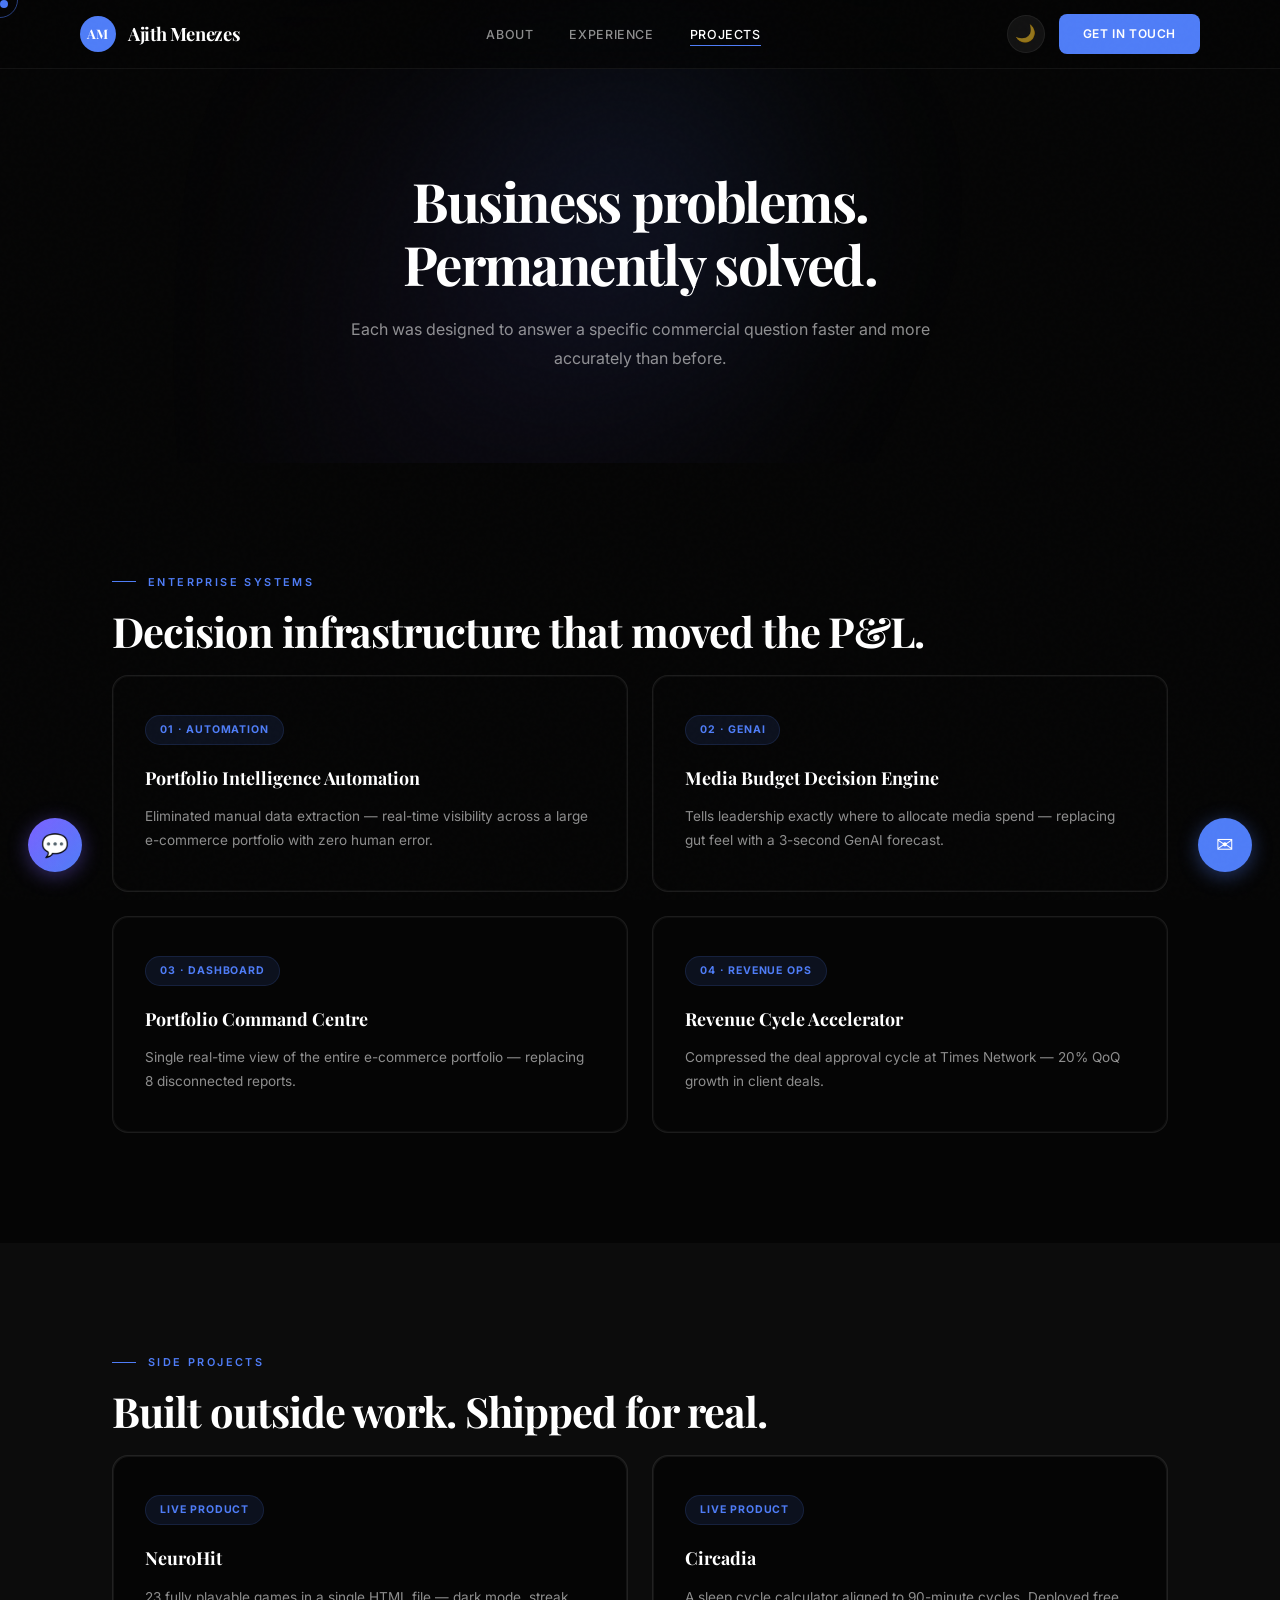
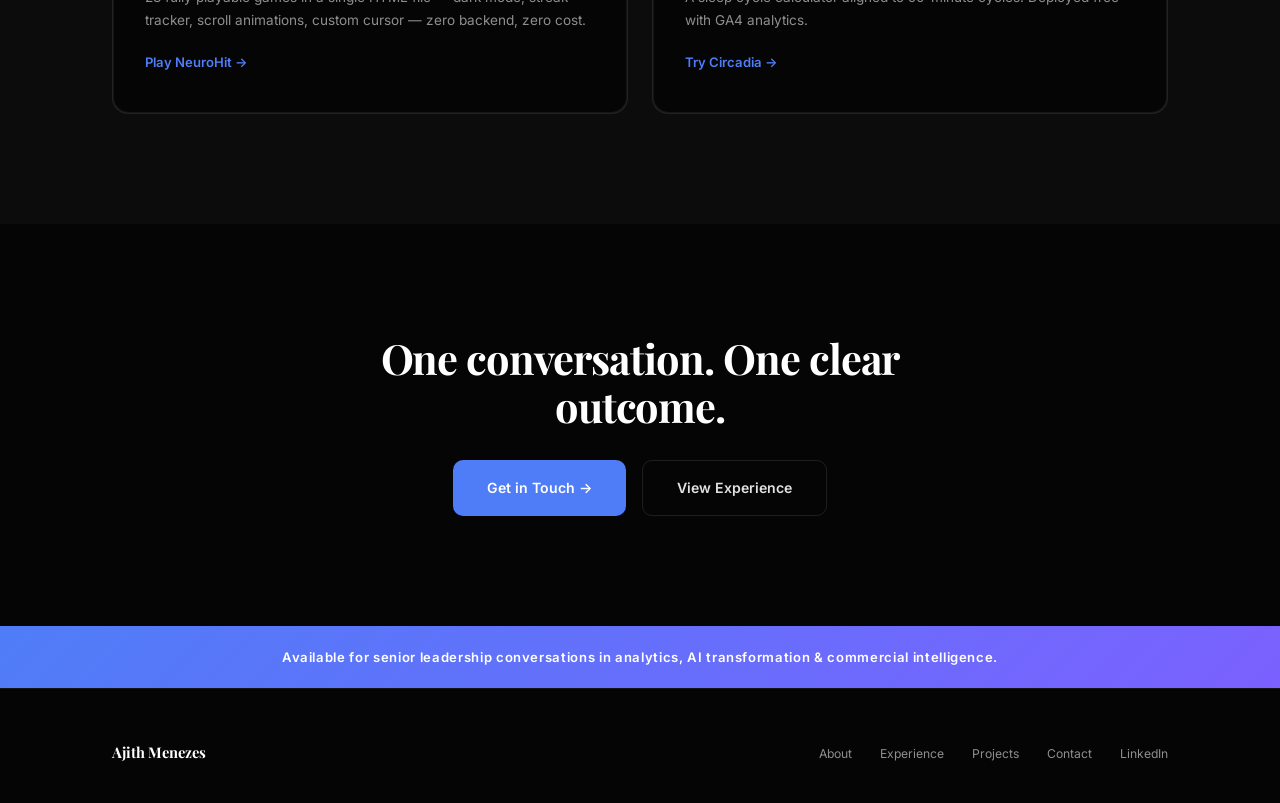
<file: projects.html>
<!DOCTYPE html>
<html lang="en" data-theme="dark">
<head>
  <meta charset="UTF-8" />
  <meta name="viewport" content="width=device-width, initial-scale=1.0" />
  <title>Projects — Ajith Menezes</title>
  <meta name="description" content="Decision infrastructure: automated extraction, GenAI forecasting, unified dashboards." />
  <link rel="icon" href="data:image/svg+xml,<svg xmlns='http://www.w3.org/2000/svg' viewBox='0 0 64 64'><rect width='64' height='64' rx='8' fill='%231B4FD8'/><text x='50%25' y='50%25' dominant-baseline='central' text-anchor='middle' font-family='Georgia,serif' font-weight='700' font-size='22' fill='white'>AM</text></svg>" />
  <link rel="preconnect" href="https://fonts.googleapis.com" />
  <link rel="preconnect" href="https://fonts.gstatic.com" crossorigin />
  <link href="https://fonts.googleapis.com/css2?family=DM+Serif+Display&family=Inter:wght@400;500;600;700&family=Playfair+Display:wght@700&display=swap" rel="stylesheet" />
  <link rel="stylesheet" href="styles.css" />
  <script>(function(){var t=localStorage.getItem("theme")||"dark";document.documentElement.setAttribute("data-theme",t)})();</script>
</head>
<body>
<div class="splash-screen" id="splash"><div class="splash-initials">AM</div><div class="splash-bar"></div></div>


  <a href="#main" class="skip-link">Skip to main content</a>
  <div class="nav-overlay" aria-hidden="true"></div>
  <nav class="nav" role="navigation" aria-label="Main Navigation">
    <div class="nav-inner">
      <a href="index.html" class="nav-logo"><span class="nav-initials">AM</span> Ajith Menezes</a>
      <ul class="nav-links"><button class="nav-close-btn" aria-label="Close menu"><svg viewBox="0 0 24 24" fill="none"><line x1="6" y1="6" x2="18" y2="18"/><line x1="18" y1="6" x2="6" y2="18"/></svg></button><li><a href="about.html">About</a></li><li><a href="experience.html">Experience</a></li><li><a href="projects.html" class="active">Projects</a></li></ul>
      <div class="nav-actions"><button class="theme-toggle" aria-label="Toggle theme">&#127769;</button><button class="menu-toggle" aria-label="Open menu" aria-expanded="false"><span></span><span></span><span></span></button><a href="contact.html" class="nav-cta">Get in Touch</a></div>
    </div>
  </nav>
  <main id="main">
    <section class="page-hero"><h1 class="reveal">Business problems.<br />Permanently solved.</h1><p class="reveal reveal-delay-1">Each was designed to answer a specific commercial question faster and more accurately than before.</p></section>
    <section class="section"><div class="container"><p class="section-label reveal">Enterprise Systems</p><h2 class="section-title reveal reveal-delay-1">Decision infrastructure that moved the P&amp;L.</h2><div class="work-grid"><div class="work-card reveal"><span class="work-tag">01 &middot; Automation</span><h3>Portfolio Intelligence Automation</h3><p>Eliminated manual data extraction &mdash; real-time visibility across a large e-commerce portfolio with zero human error.</p></div><div class="work-card reveal reveal-delay-1"><span class="work-tag">02 &middot; GenAI</span><h3>Media Budget Decision Engine</h3><p>Tells leadership exactly where to allocate media spend &mdash; replacing gut feel with a 3-second GenAI forecast.</p></div><div class="work-card reveal reveal-delay-2"><span class="work-tag">03 &middot; Dashboard</span><h3>Portfolio Command Centre</h3><p>Single real-time view of the entire e-commerce portfolio &mdash; replacing 8 disconnected reports.</p></div><div class="work-card reveal reveal-delay-3"><span class="work-tag">04 &middot; Revenue Ops</span><h3>Revenue Cycle Accelerator</h3><p>Compressed the deal approval cycle at Times Network &mdash; 20% QoQ growth in client deals.</p></div></div></div></section>
    <section class="section" style="background:var(--bg-alt);"><div class="container"><p class="section-label reveal">Side Projects</p><h2 class="section-title reveal reveal-delay-1">Built outside work. Shipped for real.</h2><div class="work-grid"><div class="work-card reveal"><span class="work-tag">Live Product</span><h3>NeuroHit</h3><p>23 fully playable games in a single HTML file &mdash; dark mode, streak tracker, scroll animations, custom cursor &mdash; zero backend, zero cost.</p><a href="https://ajithmenezes14.github.io/neurohit/" target="_blank" rel="noopener noreferrer" class="work-link">Play NeuroHit &rarr;</a></div><div class="work-card reveal reveal-delay-1"><span class="work-tag">Live Product</span><h3>Circadia</h3><p>A sleep cycle calculator aligned to 90-minute cycles. Deployed free with GA4 analytics.</p><a href="https://ajithmenezes14.github.io/circadia/" target="_blank" rel="noopener noreferrer" class="work-link">Try Circadia &rarr;</a></div></div></div></section>
    <section class="section" style="text-align:center;"><div class="container"><h2 class="section-title reveal" style="max-width:600px;margin:0 auto;">One conversation. One clear outcome.</h2><div class="hero-btns reveal reveal-delay-1" style="justify-content:center;margin-top:30px;"><a href="contact.html" class="btn-primary">Get in Touch &rarr;</a><a href="experience.html" class="btn-outline">View Experience</a></div></div></section>
  </main>

  <section class="open-bar"><p>Available for senior leadership conversations in analytics, AI transformation &amp; commercial intelligence.</p></section>
  <footer class="footer" role="contentinfo"><div class="footer-inner"><div class="footer-left">Ajith Menezes</div><ul class="footer-links"><li><a href="about.html">About</a></li><li><a href="experience.html">Experience</a></li><li><a href="projects.html">Projects</a></li><li><a href="contact.html">Contact</a></li><li><a href="https://www.linkedin.com/in/ajith-m-36b54a186/" target="_blank" rel="noopener noreferrer">LinkedIn</a></li></ul></div></footer>

  <script>
    (()=>{const t=document.querySelector(".theme-toggle");const h=document.documentElement;function s(m){h.setAttribute("data-theme",m);localStorage.setItem("theme",m);t.innerHTML=m==="dark"?"\u{1F319}":"\u{2600}\u{FE0F}"}s(localStorage.getItem("theme")||"dark");t.addEventListener("click",()=>{s(h.getAttribute("data-theme")==="dark"?"light":"dark")})})();
    (()=>{const t=document.querySelector(".menu-toggle");const o=document.querySelector(".nav-overlay");const b=document.body;function op(){b.classList.add("nav-open");t.setAttribute("aria-expanded","true")}function cl(){b.classList.remove("nav-open");t.setAttribute("aria-expanded","false")}t.addEventListener("click",()=>{b.classList.contains("nav-open")?cl():op()});o.addEventListener("click",cl);document.querySelectorAll(".nav-links a").forEach(l=>{l.addEventListener("click",cl)});document.addEventListener("keydown",e=>{if(e.key==="Escape")cl()})})();
    (()=>{const r=document.querySelectorAll(".reveal");if(!r.length)return;const o=new IntersectionObserver(e=>{e.forEach(en=>{if(en.isIntersecting){en.target.classList.add("active");o.unobserve(en.target)}})},{threshold:.12,rootMargin:"0px 0px -30px 0px"});r.forEach(el=>o.observe(el))})();
  </script>


<script>
/* Splash */
!function(){var s=document.getElementById("splash");s&&setTimeout(function(){s.classList.add("hide");setTimeout(function(){s.remove()},600)},1500)}();

/* Nav close */
!function(){
  var body=document.body,mt=document.querySelector(".menu-toggle");
  function close(){body.classList.remove("nav-open");var n=document.querySelector(".nav");if(n)n.classList.remove("nav-open");if(mt)mt.setAttribute("aria-expanded","false")}
  var cb=document.querySelector(".nav-close-btn");if(cb)cb.addEventListener("click",function(e){e.stopPropagation();close()});
  var ov=document.querySelector(".nav-overlay");if(ov)ov.addEventListener("click",close);
  var links=document.querySelectorAll(".nav-links a");for(var i=0;i<links.length;i++)links[i].addEventListener("click",close);
  document.addEventListener("keydown",function(e){if(e.key==="Escape")close()});
}();

/* Cursor */
!function(){if(matchMedia("(hover:none)").matches||innerWidth<769)return;var d=document.createElement("div"),r=document.createElement("div");d.className="cursor-dot";r.className="cursor-ring";document.body.appendChild(d);document.body.appendChild(r);var mx=0,my=0,dx=0,dy=0;document.addEventListener("mousemove",function(e){mx=e.clientX;my=e.clientY;d.style.transform="translate("+(mx-4)+"px,"+(my-4)+"px)"},!0);!function a(){dx+=(mx-dx)*.12;dy+=(my-dy)*.12;r.style.transform="translate("+(dx-18)+"px,"+(dy-18)+"px)";requestAnimationFrame(a)}();var els=document.querySelectorAll("a,button");for(var i=0;i<els.length;i++){els[i].addEventListener("mouseenter",function(){document.body.classList.add("cursor-hover")});els[i].addEventListener("mouseleave",function(){document.body.classList.remove("cursor-hover")})}}();

/* Scroll progress */
!function(){var b=document.createElement("div");b.className="scroll-progress";document.body.appendChild(b);addEventListener("scroll",function(){var h=document.documentElement.scrollHeight-innerHeight;b.style.width=(h>0?(scrollY/h)*100:0)+"%"},!0)}();

/* Page transition — ONLY relative .html links, never external */
!function(){var o=document.createElement("div");o.className="page-transition";document.body.appendChild(o);document.addEventListener("click",function(e){var a=e.target.closest("a");if(!a)return;var h=a.getAttribute("href");if(!h)return;if(a.target)return;if(h.indexOf("://")>-1)return;if(h.indexOf("mailto:")===0)return;if(h.indexOf("tel:")===0)return;if(h.charAt(0)==="#")return;if(h.slice(-5)!==".html")return;e.preventDefault();o.classList.add("active");setTimeout(function(){location.href=h},350)})}();

/* Magnetic */
!function(){if(matchMedia("(hover:none)").matches)return;var bs=document.querySelectorAll(".btn-primary,.btn-outline,.nav-cta");for(var i=0;i<bs.length;i++){(function(b){b.addEventListener("mousemove",function(e){var r=b.getBoundingClientRect();b.style.transform="translate("+((e.clientX-r.left-r.width/2)*.3)+"px,"+((e.clientY-r.top-r.height/2)*.3)+"px)"});b.addEventListener("mouseleave",function(){b.style.transform=""})})(bs[i])}}();

/* 3D tilt */
!function(){if(matchMedia("(hover:none)").matches)return;var cs=document.querySelectorAll(".impact-card,.mandate-card,.explore-card,.work-card,.feat-card,.cert-card");for(var i=0;i<cs.length;i++){(function(c){c.addEventListener("mousemove",function(e){var r=c.getBoundingClientRect(),x=(e.clientX-r.left)/r.width-.5,y=(e.clientY-r.top)/r.height-.5;c.style.transform="perspective(800px) rotateY("+(x*8)+"deg) rotateX("+(-y*8)+"deg) translateY(-6px)";c.style.boxShadow="var(--shadow-glow)"});c.addEventListener("mouseleave",function(){c.style.transform="";c.style.boxShadow=""})})(cs[i])}}();

/* FAB */
!function(){var f=document.createElement("a");f.className="fab-contact";f.href="contact.html";f.setAttribute("aria-label","Contact");f.innerHTML='&#9993;<span class="fab-tooltip">Get in Touch</span>';document.body.appendChild(f)}();

/* Back to top */
!function(){var b=document.createElement("button");b.className="back-to-top";b.innerHTML="&#8593;";b.setAttribute("aria-label","Top");document.body.appendChild(b);addEventListener("scroll",function(){b.classList.toggle("visible",scrollY>300)},!0);b.addEventListener("click",function(){scrollTo({top:0,behavior:"smooth"})})}();

/* OG meta */
!function(){var m=[["og:title","Ajith Menezes | Decision Systems Leader"],["og:description","Senior Director, Decision Systems & Revenue Analytics at Publicis Groupe"],["og:type","website"],["twitter:card","summary"],["twitter:title","Ajith Menezes | Decision Systems Leader"]];for(var i=0;i<m.length;i++){if(!document.querySelector('meta[property="'+m[i][0]+'"]')&&!document.querySelector('meta[name="'+m[i][0]+'"]')) {var t=document.createElement("meta");t.setAttribute(m[i][0].slice(0,3)==="og:"?"property":"name",m[i][0]);t.content=m[i][1];document.head.appendChild(t)}}}();
</script>

<!-- Command Palette -->
<div class="cmd-overlay" id="cmdPalette"><div class="cmd-box"><div class="cmd-input-wrap"><svg viewBox="0 0 24 24" fill="none" stroke-width="2"><circle cx="11" cy="11" r="8"/><line x1="21" y1="21" x2="16.65" y2="16.65"/></svg><input class="cmd-input" id="cmdInput" type="text" placeholder="Search pages, skills, experience..." autocomplete="off"><span class="cmd-kbd">ESC</span></div><div class="cmd-results" id="cmdResults"></div><div class="cmd-footer"><span>↑↓ Navigate</span><span>↵ Open</span><span>ESC Close</span></div></div></div>
<!-- AI Chatbot -->
<div class="chat-widget" id="chatWidget"><div class="chat-panel"><div class="chat-header"><div><div class="chat-header-dot"></div></div><div><h4>Ask me about Ajith</h4><p>AI-powered · Answers instantly</p></div></div><div class="chat-messages" id="chatMessages"><div class="chat-msg bot">Hi! I'm Ajith's AI assistant. Ask me anything about his experience, skills, or projects. 👋</div></div><div class="chat-suggestions" id="chatSuggestions"><button onclick="askChat(this.textContent)">What does Ajith do?</button><button onclick="askChat(this.textContent)">Tech stack?</button><button onclick="askChat(this.textContent)">Current role?</button><button onclick="askChat(this.textContent)">Projects?</button></div><div class="chat-input-wrap"><input class="chat-input" id="chatInput" placeholder="Type a question..." autocomplete="off"><button class="chat-send" onclick="sendChat()">→</button></div></div><button class="chat-toggle" onclick="toggleChat()"><span class="chat-open">💬</span><span class="chat-close">✕</span></button></div>
<script>
!function(){var items=[{icon:"🏠",title:"Home",desc:"Landing page",url:"index.html"},{icon:"👤",title:"About",desc:"Background & certifications",url:"about.html"},{icon:"💼",title:"Experience",desc:"13+ years, 7 companies",url:"experience.html"},{icon:"⚙️",title:"Projects",desc:"Decision systems & side projects",url:"projects.html"},{icon:"📧",title:"Contact",desc:"Phone, email, LinkedIn",url:"contact.html"},{icon:"🔗",title:"LinkedIn",desc:"Connect on LinkedIn",url:"https://www.linkedin.com/in/ajith-m-36b54a186/",ext:1},{icon:"🎮",title:"NeuroHit",desc:"23 games in one HTML",url:"https://ajithmenezes14.github.io/neurohit/",ext:1},{icon:"😴",title:"Circadia",desc:"Sleep cycle calculator",url:"https://ajithmenezes14.github.io/circadia/",ext:1},{icon:"🤖",title:"GenAI Engine",desc:"3-sec media budget forecast",url:"projects.html"},{icon:"🌙",title:"Toggle Theme",desc:"Switch dark/light mode",action:"theme"},{icon:"⬆️",title:"Back to Top",desc:"Scroll to top",action:"top"}];var ov=document.getElementById("cmdPalette"),inp=document.getElementById("cmdInput"),res=document.getElementById("cmdResults"),ai=-1;function render(l){if(!l.length){res.innerHTML='<div class="cmd-empty">No results</div>';return}res.innerHTML=l.map(function(it,i){return'<a class="cmd-item'+(i===ai?' active':'')+'" data-i="'+i+'" '+(it.url?'href="'+it.url+'"':'')+(it.ext?' target="_blank"':'')+'><div class="cmd-item-icon">'+it.icon+'</div><div class="cmd-item-text"><h4>'+it.title+'</h4><p>'+it.desc+'</p></div></a>'}).join("")}function filt(){var q=inp.value.toLowerCase();ai=0;var f=items.filter(function(it){return it.title.toLowerCase().includes(q)||it.desc.toLowerCase().includes(q)});render(f);return f}function op(){ov.classList.add("open");inp.value="";ai=0;render(items);inp.focus()}function cl(){ov.classList.remove("open")}function ex(it){cl();if(it.action==="theme")document.querySelector(".theme-toggle").click();else if(it.action==="top")scrollTo({top:0,behavior:"smooth"});else if(it.ext)window.open(it.url,"_blank");else if(it.url)location.href=it.url}document.addEventListener("keydown",function(e){if((e.metaKey||e.ctrlKey)&&e.key==="k"){e.preventDefault();ov.classList.contains("open")?cl():op()}if(!ov.classList.contains("open"))return;if(e.key==="Escape")cl();var l=filt();if(e.key==="ArrowDown"){e.preventDefault();ai=Math.min(ai+1,l.length-1);render(l)}if(e.key==="ArrowUp"){e.preventDefault();ai=Math.max(ai-1,0);render(l)}if(e.key==="Enter"&&l[ai]){e.preventDefault();ex(l[ai])}});inp&&inp.addEventListener("input",filt);ov.addEventListener("click",function(e){if(e.target===ov)cl()});res.addEventListener("click",function(e){var it=e.target.closest(".cmd-item");if(!it)return;var i=+it.dataset.i,l=filt();if(l[i]&&l[i].action){e.preventDefault();ex(l[i])}});render(items)}();
var KB={"what does ajith do":"Ajith is a Senior Director at Starcom (Publicis Groupe), leading Decision Systems & Revenue Analytics. He manages a team of 8 across a 12-brand, 8-platform e-commerce portfolio.","current role":"Senior Director of Decision Systems & Revenue Analytics at Starcom/Publicis Groupe in Mumbai. Team of 8, 12 brands, 8 platforms.","years of experience":"13+ years across ByteDance/TikTok, Times Network, Discovery, Sony, Kotak Securities, and Deutsche Bank.","experience":"13+ years: ByteDance/TikTok ($5.3M/mo revenue ops), Times Network (20% QoQ growth), Discovery, Sony, Kotak, Deutsche Bank CIB.","tech stack":"Python, Power BI, Excel automation, GenAI/LLM, Copilot Studio. Platforms: Amazon, Flipkart, Zepto, Swiggy, Blinkit, BigBasket, Nykaa, Myntra.","skills":"Team leadership, GenAI transformation, Power BI, Python data engineering, revenue strategy, cross-functional leadership, executive influence.","education":"MBA Marketing (Don Bosco Institute), BCom (St. Andrew's College Mumbai). AI for Business (Wharton Online). Azure AZ-900 in progress.","contact":"Email: ajith.menezes14@gmail.com | Phone: +91 90298 86313 | Mumbai, India | LinkedIn: linkedin.com/in/ajith-m-36b54a186","tiktok":"At ByteDance/TikTok (2020-2023): $5.3M/month revenue ops across 7 APAC markets, ~900 SMB accounts.","publicis":"At Publicis/Starcom (2025-Present): Leads Decision Systems for 12-brand e-commerce portfolio. GenAI engine gives 3-second decisions.","times":"At Times Network (2024-2025): 20% QoQ client deal growth, real-time FCT analysis, 70% less approval effort.","projects":"Portfolio Intelligence Automation, Media Budget Decision Engine (3-sec GenAI), Portfolio Command Centre, NeuroHit (23 games), Circadia (sleep calc).","neurohit":"NeuroHit: 23 games in one HTML file. Play at ajithmenezes14.github.io/neurohit/","genai":"Built a GenAI forecasting engine replacing gut-feel with 3-second media spend decisions.","hire":"Open to senior leadership roles in analytics, AI transformation & commercial intelligence. Email: ajith.menezes14@gmail.com","salary":"For compensation discussions, please contact Ajith directly at ajith.menezes14@gmail.com","available":"Yes! Open to senior roles, advisory, and commercial projects. Contact: ajith.menezes14@gmail.com"};
function findAnswer(q){q=q.toLowerCase().replace(/[?!.,]/g,"");for(var k in KB)if(q.includes(k))return KB[k];var w=q.split(" ");for(var k in KB)for(var i=0;i<w.length;i++)if(w[i].length>3&&k.includes(w[i]))return KB[k];return"I don't have that specific info, but reach Ajith at ajith.menezes14@gmail.com or linkedin.com/in/ajith-m-36b54a186"}
function toggleChat(){document.getElementById("chatWidget").classList.toggle("open")}
function addMsg(t,c){var m=document.getElementById("chatMessages"),d=document.createElement("div");d.className="chat-msg "+c;d.textContent=t;m.appendChild(d);m.scrollTop=m.scrollHeight}
function askChat(q){addMsg(q,"user");document.getElementById("chatSuggestions").style.display="none";var m=document.getElementById("chatMessages"),t=document.createElement("div");t.className="chat-msg typing";t.id="typ";t.innerHTML="<span></span><span></span><span></span>";m.appendChild(t);m.scrollTop=m.scrollHeight;setTimeout(function(){var x=document.getElementById("typ");if(x)x.remove();addMsg(findAnswer(q),"bot")},800+Math.random()*600)}
function sendChat(){var i=document.getElementById("chatInput"),q=i.value.trim();if(!q)return;i.value="";askChat(q)}
document.getElementById("chatInput").addEventListener("keydown",function(e){if(e.key==="Enter")sendChat()});
</script>

  <!-- Mobile Bottom Tab Bar -->
  <nav class="mobile-tab-bar" aria-label="Mobile navigation">
    <a href="index.html" class="tab-item" aria-label="Home"><svg xmlns="http://www.w3.org/2000/svg" viewBox="0 0 24 24" fill="none" stroke="currentColor" stroke-linecap="round" stroke-linejoin="round"><path d="M3 10.5L12 3l9 7.5"/><path d="M5 10v9a1 1 0 001 1h3v-5a1 1 0 011-1h4a1 1 0 011 1v5h3a1 1 0 001-1v-9"/></svg><span>Home</span></a>
    <a href="about.html" class="tab-item" aria-label="About"><svg xmlns="http://www.w3.org/2000/svg" viewBox="0 0 24 24" fill="none" stroke="currentColor" stroke-linecap="round" stroke-linejoin="round"><circle cx="12" cy="8" r="4"/><path d="M20 21c0-3.87-3.58-7-8-7s-8 3.13-8 7"/></svg><span>About</span></a>
    <a href="experience.html" class="tab-item" aria-label="Experience"><svg xmlns="http://www.w3.org/2000/svg" viewBox="0 0 24 24" fill="none" stroke="currentColor" stroke-linecap="round" stroke-linejoin="round"><rect x="2" y="7" width="20" height="14" rx="2"/><path d="M16 7V5a2 2 0 00-2-2h-4a2 2 0 00-2 2v2"/></svg><span>Experience</span></a>
    <a href="projects.html" class="tab-item active" aria-current="page" aria-label="Projects"><svg xmlns="http://www.w3.org/2000/svg" viewBox="0 0 24 24" fill="none" stroke="currentColor" stroke-linecap="round" stroke-linejoin="round"><path d="M12 2L2 7l10 5 10-5-10-5z"/><path d="M2 17l10 5 10-5"/><path d="M2 12l10 5 10-5"/></svg><span>Projects</span></a>
    <a href="contact.html" class="tab-item" aria-label="Contact"><svg xmlns="http://www.w3.org/2000/svg" viewBox="0 0 24 24" fill="none" stroke="currentColor" stroke-linecap="round" stroke-linejoin="round"><rect x="2" y="4" width="20" height="16" rx="2"/><path d="M22 7l-10 6L2 7"/></svg><span>Contact</span></a>
  </nav>
</body></html>
</file>
<file: styles.css>
:root {
  --bg:#050505;--bg-alt:#0c0c0c;--bg-glass:rgba(255,255,255,.04);
  --accent:#4F7DF7;--accent-2:#7B61FF;--accent-3:#00D4AA;
  --accent-hover:#3A6AE8;--accent-glow:rgba(79,125,247,.15);
  --text:#e2e2e2;--text-dim:rgba(255,255,255,.55);--text-dimmer:rgba(255,255,255,.32);
  --text-heading:#ffffff;
  --border:rgba(255,255,255,.06);--border-light:rgba(255,255,255,.10);
  --radius:16px;--radius-sm:10px;
  --transition:.4s cubic-bezier(.22,1,.36,1);--transition-fast:.25s cubic-bezier(.22,1,.36,1);
  --font-heading:'Playfair Display',Georgia,serif;
  --font-hero:'DM Serif Display','Playfair Display',Georgia,serif;
  --font-body:'Inter',-apple-system,BlinkMacSystemFont,sans-serif;
  --shadow-glow:0 0 40px rgba(79,125,247,.15),0 0 80px rgba(79,125,247,.08);
  --card-bg-solid:#050505;--nav-bg:rgba(5,5,5,.72);--mobile-nav-bg:rgba(8,8,8,.98);
  --toggle-bg:rgba(255,255,255,.06);--hamburger-color:#fff
}
[data-theme="light"] {
  --bg:#f5f5f7;--bg-alt:#eaeaed;--bg-glass:rgba(255,255,255,.65);
  --accent:#1B4FD8;--accent-2:#5B3FE8;--accent-3:#009B7D;
  --accent-hover:#1440B5;--accent-glow:rgba(27,79,216,.1);
  --text:#1a1a1a;--text-dim:rgba(0,0,0,.58);--text-dimmer:rgba(0,0,0,.35);
  --text-heading:#0a0a0a;
  --border:rgba(0,0,0,.08);--border-light:rgba(0,0,0,.12);
  --shadow-glow:0 0 40px rgba(27,79,216,.08),0 0 80px rgba(27,79,216,.04);
  --card-bg-solid:#f5f5f7;--nav-bg:rgba(245,245,247,.82);--mobile-nav-bg:rgba(245,245,247,.98);
  --toggle-bg:rgba(0,0,0,.04);--hamburger-color:#1a1a1a
}
*,*::before,*::after{margin:0;padding:0;box-sizing:border-box}
html{scroll-behavior:smooth;-webkit-font-smoothing:antialiased;-moz-osx-font-smoothing:grayscale}
body{font-family:var(--font-body);background:var(--bg);color:var(--text);line-height:1.7;overflow-x:hidden;position:relative;transition:background .5s ease,color .5s ease}
body::after{content:'';position:fixed;inset:0;background-image:url("data:image/svg+xml,%3Csvg viewBox='0 0 256 256' xmlns='http://www.w3.org/2000/svg'%3E%3Cfilter id='n'%3E%3CfeTurbulence type='fractalNoise' baseFrequency='.85' numOctaves='4' stitchTiles='stitch'/%3E%3C/filter%3E%3Crect width='100%25' height='100%25' filter='url(%23n)' opacity='.03'/%3E%3C/svg%3E");pointer-events:none;z-index:9999;opacity:.4}
[data-theme="light"] body::after{opacity:.15}
::-webkit-scrollbar{width:6px}::-webkit-scrollbar-track{background:var(--bg)}::-webkit-scrollbar-thumb{background:var(--accent);border-radius:3px}
::selection{background:var(--accent);color:#fff}
.skip-link{position:absolute;top:-100%;left:16px;background:var(--accent);color:#fff;padding:8px 18px;border-radius:var(--radius-sm);font-size:.85rem;z-index:10000;transition:top .25s}.skip-link:focus{top:16px}
:focus-visible{outline:2px solid var(--accent);outline-offset:3px}
a{color:inherit;text-decoration:none}img{max-width:100%;height:auto;display:block}
.container{max-width:1120px;margin:0 auto;padding:0 32px}

/* NAV */
.nav{position:fixed;top:0;left:0;width:100%;z-index:1000;background:var(--nav-bg);backdrop-filter:blur(24px) saturate(1.2);-webkit-backdrop-filter:blur(24px) saturate(1.2);border-bottom:1px solid var(--border);padding:0 40px;transition:background var(--transition)}
.nav-inner{max-width:1120px;margin:0 auto;display:flex;align-items:center;justify-content:space-between;height:68px}
.nav-logo{font-family:var(--font-heading);font-size:1.15rem;font-weight:700;letter-spacing:-.02em;color:var(--text-heading);display:flex;align-items:center;gap:12px}
.nav-initials{display:inline-flex;align-items:center;justify-content:center;width:36px;height:36px;border-radius:50%;background:var(--accent);color:#fff;font-family:var(--font-heading);font-size:.82rem;font-weight:700;letter-spacing:.02em;flex-shrink:0}
.nav-links{display:flex;align-items:center;gap:36px;list-style:none}
.nav-links a{font-size:.78rem;font-weight:500;color:var(--text-dim);letter-spacing:.05em;text-transform:uppercase;position:relative;transition:color var(--transition)}
.nav-links a::after{content:'';position:absolute;bottom:-4px;left:0;width:0;height:1.5px;background:var(--accent);transition:width var(--transition)}
.nav-links a:hover::after,.nav-links a.active::after{width:100%}
.nav-links a:hover,.nav-links a.active{color:var(--text-heading)}
.nav-actions{display:flex;align-items:center;gap:14px}
.nav-cta{display:inline-flex;align-items:center;gap:6px;padding:10px 24px;background:var(--accent);color:#fff !important;font-size:.75rem !important;font-weight:600 !important;letter-spacing:.05em;border-radius:8px;transition:all var(--transition);text-transform:uppercase}
.nav-cta:hover{background:var(--accent-hover);transform:translateY(-1px);box-shadow:0 4px 20px rgba(79,125,247,.3)}
.theme-toggle{display:flex;align-items:center;justify-content:center;width:38px;height:38px;border-radius:50%;background:var(--toggle-bg);border:1px solid var(--border);cursor:pointer;transition:all var(--transition);font-size:1.05rem;line-height:1;padding:0;color:var(--text-dim);flex-shrink:0}
.theme-toggle:hover{background:var(--accent-glow);border-color:var(--accent);color:var(--accent);transform:rotate(30deg)}
.menu-toggle{display:none;flex-direction:column;justify-content:center;gap:5px;width:28px;height:28px;cursor:pointer;background:none;border:none;padding:0;z-index:1100}
.menu-toggle span{display:block;width:100%;height:2px;background:var(--hamburger-color);border-radius:2px;transition:transform .3s,opacity .3s}
.nav-open .menu-toggle span:nth-child(1){transform:translateY(7px) rotate(45deg)}
.nav-open .menu-toggle span:nth-child(2){opacity:0}
.nav-open .menu-toggle span:nth-child(3){transform:translateY(-7px) rotate(-45deg)}

/* ============================================================
   SPLIT HERO — Name + Photo side by side
   ============================================================ */
.hero-split{min-height:100vh;display:grid;grid-template-columns:1fr 1fr;position:relative;overflow:hidden}
.hero-split::before{content:'';position:absolute;top:-50%;left:-30%;width:80vw;height:80vw;background:radial-gradient(ellipse at 20% 50%,rgba(79,125,247,.1) 0%,transparent 50%),radial-gradient(ellipse at 80% 20%,rgba(123,97,255,.06) 0%,transparent 50%);animation:meshFloat 12s ease-in-out infinite alternate;pointer-events:none;filter:blur(60px);z-index:0}
@keyframes meshFloat{0%{transform:translate(0,0) scale(1)}50%{transform:translate(30px,-20px) scale(1.05)}100%{transform:translate(-20px,30px) scale(1.02)}}
.hero-content{display:flex;flex-direction:column;justify-content:center;padding:140px 60px 80px 0;position:relative;z-index:1;padding-left:max(32px, calc((100vw - 1120px)/2 + 32px))}
.hero-name-big{font-family:var(--font-heading);font-size:clamp(3.2rem,6vw,5.5rem);font-weight:700;line-height:1.05;letter-spacing:-.03em;color:var(--text-heading);margin-bottom:32px}
.hero-name-big .dot{color:var(--accent)}
.hero-tagline{position:relative;padding-left:20px;margin-bottom:28px;border-left:3px solid var(--accent)}
.hero-tagline p{font-family:var(--font-heading);font-size:clamp(1.1rem,2vw,1.4rem);font-weight:700;color:var(--text-heading);line-height:1.4}
.hero-desc{font-size:1rem;color:var(--text-dim);max-width:460px;line-height:1.85;margin-bottom:36px}
.hero-desc strong{color:var(--text-heading);opacity:.85}
.hero-btns{display:flex;gap:16px;flex-wrap:wrap}
.hero-photo{position:relative;overflow:hidden}
.hero-photo img{width:100%;height:100%;object-fit:cover;object-position:center top}
.hero-photo::after{content:'';position:absolute;inset:0;background:linear-gradient(to right,var(--bg) 0%,transparent 15%),linear-gradient(to top,var(--bg) 0%,transparent 20%);pointer-events:none}
[data-theme="light"] .hero-photo::after{background:linear-gradient(to right,var(--bg) 0%,transparent 15%),linear-gradient(to top,var(--bg) 0%,transparent 20%)}

/* Old hero still used on other pages via .hero class — keep it */
.hero{min-height:100vh;display:flex;align-items:center;padding:140px 0 100px;position:relative;overflow:hidden}
.hero::before{content:'';position:absolute;top:-50%;left:-30%;width:100vw;height:100vw;background:radial-gradient(ellipse at 20% 50%,rgba(79,125,247,.12) 0%,transparent 50%),radial-gradient(ellipse at 80% 20%,rgba(123,97,255,.08) 0%,transparent 50%),radial-gradient(ellipse at 60% 80%,rgba(0,212,170,.06) 0%,transparent 50%);animation:meshFloat 12s ease-in-out infinite alternate;pointer-events:none;filter:blur(60px)}
.hero-inner{max-width:1120px;margin:0 auto;padding:0 32px;position:relative;z-index:1}
.hero-name{font-family:var(--font-hero);font-size:clamp(2.6rem,5.5vw,4.2rem);font-weight:400;letter-spacing:.12em;text-transform:uppercase;margin-bottom:18px;line-height:1.1;background:linear-gradient(135deg,var(--text-heading) 30%,var(--accent) 100%);-webkit-background-clip:text;-webkit-text-fill-color:transparent;background-clip:text}
.hero h1{font-family:var(--font-heading);font-size:clamp(2.4rem,5.5vw,4rem);font-weight:700;line-height:1.12;letter-spacing:-.03em;color:var(--text-heading);max-width:820px;margin-bottom:28px}
.hero h1 em{font-style:normal;background:linear-gradient(135deg,var(--accent) 0%,var(--accent-2) 50%,var(--accent-3) 100%);-webkit-background-clip:text;-webkit-text-fill-color:transparent;background-clip:text}
.hero-sub{font-size:1.08rem;color:var(--text-dim);max-width:600px;line-height:1.85;margin-bottom:42px}
.hero-sub strong{color:var(--text-heading);opacity:.85}

/* Buttons */
.btn-primary{display:inline-flex;align-items:center;gap:8px;padding:15px 34px;background:var(--accent);color:#fff;font-size:.88rem;font-weight:600;border-radius:var(--radius-sm);border:none;cursor:pointer;transition:all var(--transition)}
.btn-primary:hover{background:var(--accent-hover);transform:translateY(-2px);box-shadow:0 8px 30px rgba(79,125,247,.3)}
.btn-outline{display:inline-flex;align-items:center;gap:8px;padding:15px 34px;background:transparent;color:var(--text);font-size:.88rem;font-weight:600;border-radius:var(--radius-sm);border:1px solid var(--border-light);cursor:pointer;transition:all var(--transition)}
.btn-outline:hover{border-color:var(--accent);color:var(--text-heading);transform:translateY(-2px);box-shadow:0 8px 30px rgba(79,125,247,.1)}

/* STATS */
.stats{border-top:1px solid var(--border);border-bottom:1px solid var(--border);padding:42px 0;background:var(--bg-alt)}
.stats-grid{max-width:1120px;margin:0 auto;padding:0 32px;display:grid;grid-template-columns:repeat(4,1fr);gap:20px;text-align:center}
.stat-number{font-family:var(--font-heading);font-size:2.2rem;font-weight:700;letter-spacing:-.02em;background:linear-gradient(135deg,var(--text-heading) 0%,var(--accent) 100%);-webkit-background-clip:text;-webkit-text-fill-color:transparent;background-clip:text}
.stat-label{font-size:.72rem;color:var(--text-dim);text-transform:uppercase;letter-spacing:.1em;margin-top:6px}

/* SECTIONS */
.section{padding:110px 0}
.section-label{font-size:.68rem;font-weight:600;text-transform:uppercase;letter-spacing:.22em;color:var(--accent);margin-bottom:16px;display:flex;align-items:center;gap:12px}
.section-label::before{content:'';width:24px;height:1px;background:var(--accent)}
.section-title{font-family:var(--font-heading);font-size:clamp(1.7rem,3.5vw,2.6rem);font-weight:700;line-height:1.15;letter-spacing:-.025em;color:var(--text-heading);margin-bottom:20px}
.section-sub{font-size:.95rem;color:var(--text-dim);max-width:580px;line-height:1.8;margin-bottom:54px}

/* SHARED CARD hover */
.impact-card,.mandate-card,.explore-card,.work-card,.feat-card,.testimonial-card,.cert-card{position:relative;background:var(--bg-glass);border:1px solid var(--border);border-radius:var(--radius);overflow:hidden;transition:all var(--transition)}
.impact-card::before,.mandate-card::before,.explore-card::before,.work-card::before,.feat-card::before,.testimonial-card::before,.cert-card::before{content:'';position:absolute;inset:-1px;background:conic-gradient(from 0deg,var(--accent),var(--accent-2),var(--accent-3),var(--accent));border-radius:inherit;z-index:-1;opacity:0;transition:opacity var(--transition)}
.impact-card::after,.mandate-card::after,.explore-card::after,.work-card::after,.feat-card::after,.testimonial-card::after,.cert-card::after{content:'';position:absolute;inset:1px;background:var(--card-bg-solid);border-radius:calc(var(--radius) - 1px);z-index:-1}
.impact-card:hover::before,.mandate-card:hover::before,.explore-card:hover::before,.work-card:hover::before,.feat-card:hover::before,.testimonial-card:hover::before,.cert-card:hover::before{opacity:1}
.impact-card:hover,.mandate-card:hover,.explore-card:hover,.work-card:hover,.feat-card:hover,.cert-card:hover{transform:translateY(-6px);box-shadow:var(--shadow-glow)}
.testimonial-card:hover{transform:translateY(-4px)}

/* INTRO */
.intro{background:var(--bg-alt)}
.intro-grid{display:grid;grid-template-columns:1fr 1fr;gap:64px;align-items:center}
.intro-img-wrap{position:relative;border-radius:var(--radius);overflow:hidden;aspect-ratio:4/5;background:var(--bg-glass)}
.intro-img-wrap img{width:100%;height:100%;object-fit:cover}
.intro-img-wrap::after{content:'';position:absolute;inset:0;background:linear-gradient(to top,rgba(5,5,5,.6) 0%,transparent 40%);pointer-events:none}
[data-theme="light"] .intro-img-wrap::after{background:linear-gradient(to top,rgba(0,0,0,.3) 0%,transparent 40%)}
.intro-tag{position:absolute;bottom:20px;left:20px;z-index:1;padding:8px 18px;background:rgba(5,5,5,.6);backdrop-filter:blur(12px);border:1px solid var(--border);border-radius:8px;font-size:.7rem;font-weight:600;color:#fff;letter-spacing:.08em;text-transform:uppercase}
.intro-text p{color:var(--text-dim);margin-bottom:20px;line-height:1.85}
.intro-text strong{color:var(--text-heading);opacity:.9}

/* IMPACT */
.impact-grid{display:grid;grid-template-columns:repeat(3,1fr);gap:20px}
.impact-card{padding:38px 30px}
.impact-number{font-family:var(--font-heading);font-size:2.2rem;font-weight:700;margin-bottom:12px;background:linear-gradient(135deg,var(--accent),var(--accent-2));-webkit-background-clip:text;-webkit-text-fill-color:transparent;background-clip:text}
.impact-desc{font-size:.86rem;color:var(--text-dim);line-height:1.75}

/* MANDATE */
.mandate-grid{display:grid;grid-template-columns:repeat(3,1fr);gap:20px}
.mandate-card{padding:36px 28px}
.mandate-icon{font-size:1.6rem;margin-bottom:18px}
.mandate-card h3{font-family:var(--font-heading);font-size:1.08rem;font-weight:700;color:var(--text-heading);margin-bottom:12px}
.mandate-card p{font-size:.84rem;color:var(--text-dim);line-height:1.75}

/* BRANDS */
.brands{border-top:1px solid var(--border);border-bottom:1px solid var(--border);padding:32px 0;overflow:hidden;background:var(--bg-alt)}
.brands-track{display:flex;gap:56px;animation:marquee 35s linear infinite;width:max-content}
.brands-set{display:flex;gap:56px;flex-shrink:0}
.brands-track span{font-size:.75rem;font-weight:600;text-transform:uppercase;letter-spacing:.14em;color:var(--text-dimmer);white-space:nowrap;transition:color .3s}
.brands-track span:hover{color:var(--accent)}
@keyframes marquee{0%{transform:translateX(0)}100%{transform:translateX(-50%)}}

/* EXPLORE */
.explore-grid{display:grid;grid-template-columns:1fr 1fr;gap:20px}
.explore-card{display:flex;align-items:center;justify-content:space-between;padding:34px 32px}
.explore-card h3{font-family:var(--font-heading);font-size:1.12rem;font-weight:700;color:var(--text-heading);margin-bottom:8px}
.explore-card p{font-size:.82rem;color:var(--text-dim);line-height:1.7}
.explore-arrow{font-size:1.5rem;color:var(--text-dimmer);transition:all var(--transition)}
.explore-card:hover .explore-arrow{color:var(--accent);transform:translateX(6px)}

/* TIMELINE */
.timeline{position:relative;padding-left:40px}
.timeline::before{content:'';position:absolute;left:8px;top:0;bottom:0;width:2px;background:linear-gradient(to bottom,var(--accent),var(--accent-2),var(--border))}
.timeline-item{position:relative;margin-bottom:56px}
.timeline-dot{position:absolute;left:-40px;top:6px;width:18px;height:18px;border-radius:50%;background:var(--accent);border:3px solid var(--bg);box-shadow:0 0 0 4px rgba(79,125,247,.15);animation:pulseDot 2.5s ease-in-out infinite}
@keyframes pulseDot{0%,100%{box-shadow:0 0 0 4px rgba(79,125,247,.15)}50%{box-shadow:0 0 0 8px rgba(79,125,247,.08)}}
.timeline-date{font-size:.7rem;font-weight:600;text-transform:uppercase;letter-spacing:.14em;color:var(--accent);margin-bottom:6px}
.timeline-item h3{font-family:var(--font-heading);font-size:1.2rem;font-weight:700;color:var(--text-heading);margin-bottom:4px}
.timeline-item .timeline-org{font-size:.85rem;color:var(--text-dim);margin-bottom:6px}
.timeline-item .timeline-scope{font-size:.82rem;color:var(--text-dimmer);margin-bottom:14px;font-style:italic}
.timeline-item p{font-size:.88rem;color:var(--text-dim);line-height:1.85}
.timeline-item ul{font-size:.88rem;color:var(--text-dim);line-height:1.85;padding-left:20px}
.timeline-item li{margin-bottom:8px}
.timeline-tags{display:flex;flex-wrap:wrap;gap:8px;margin-top:16px}
.timeline-tags .tag{display:inline-block;padding:4px 14px;background:rgba(79,125,247,.08);color:var(--accent);font-size:.68rem;font-weight:600;border-radius:20px;border:1px solid rgba(79,125,247,.15);letter-spacing:.04em}

/* WORK */
.work-grid{display:grid;grid-template-columns:1fr 1fr;gap:24px}
.work-card{padding:38px 32px}
.work-card h3{font-family:var(--font-heading);font-size:1.12rem;font-weight:700;color:var(--text-heading);margin-bottom:12px}
.work-card p{font-size:.85rem;color:var(--text-dim);line-height:1.75}
.work-tag{display:inline-block;padding:5px 14px;background:rgba(79,125,247,.1);color:var(--accent);font-size:.66rem;font-weight:700;border-radius:20px;text-transform:uppercase;letter-spacing:.08em;margin-bottom:18px;border:1px solid rgba(79,125,247,.15)}
.work-link{display:inline-flex;align-items:center;gap:6px;margin-top:18px;color:var(--accent);font-size:.82rem;font-weight:600;transition:all var(--transition-fast)}
.work-link:hover{color:var(--text-heading);gap:10px}

/* FEAT */
.feat-grid{display:grid;grid-template-columns:repeat(3,1fr);gap:20px}
.feat-card{padding:32px 26px}
.feat-icon{font-size:1.5rem;margin-bottom:16px}
.feat-card h3{font-family:var(--font-heading);font-size:.98rem;font-weight:700;color:var(--text-heading);margin-bottom:10px}
.feat-card p{font-size:.82rem;color:var(--text-dim);line-height:1.75}

/* TESTIMONIALS */
.testimonials-grid{display:grid;grid-template-columns:1fr 1fr;gap:24px}
.testimonial-card{padding:36px 30px}
.testimonial-card blockquote{font-size:.9rem;color:var(--text-dim);line-height:1.85;font-style:italic;margin-bottom:20px;position:relative;padding-left:22px}
.testimonial-card blockquote::before{content:'\201C';position:absolute;left:0;top:-6px;font-size:2rem;color:var(--accent);font-family:var(--font-heading);line-height:1}
.testimonial-card cite{font-size:.82rem;font-weight:700;color:var(--text-heading);font-style:normal;display:block}
.testimonial-card .cite-role{font-size:.72rem;color:var(--text-dim);margin-top:3px;line-height:1.5}

/* CERTS */
.cert-grid{display:grid;grid-template-columns:repeat(3,1fr);gap:20px}
.cert-card{padding:30px 24px;text-align:center}
.cert-icon{font-size:1.8rem;margin-bottom:14px}
.cert-card h4{font-family:var(--font-heading);font-size:.94rem;font-weight:700;color:var(--text-heading);margin-bottom:8px}
.cert-card p{font-size:.78rem;color:var(--text-dim)}

/* CONTACT */
.contact-grid{display:grid;grid-template-columns:1fr 1fr;gap:64px;align-items:start}
.contact-info p{font-size:.92rem;color:var(--text-dim);margin-bottom:14px;line-height:1.8}
.contact-info a{color:var(--accent);transition:color var(--transition)}.contact-info a:hover{color:var(--text-heading)}
.contact-photo{border-radius:var(--radius);overflow:hidden;aspect-ratio:3/4;background:var(--bg-glass);position:relative}
.contact-photo img{width:100%;height:100%;object-fit:cover}
.contact-photo::after{content:'';position:absolute;inset:0;background:linear-gradient(to top,rgba(5,5,5,.5) 0%,transparent 40%);pointer-events:none}
[data-theme="light"] .contact-photo::after{background:linear-gradient(to top,rgba(0,0,0,.2) 0%,transparent 40%)}

/* PAGE HERO */
.page-hero{padding:170px 0 90px;text-align:center;position:relative;overflow:hidden}
.page-hero::before{content:'';position:absolute;top:-40%;left:50%;transform:translateX(-50%);width:60vw;height:60vw;background:radial-gradient(ellipse,rgba(79,125,247,.1) 0%,transparent 50%),radial-gradient(ellipse at 30% 70%,rgba(123,97,255,.06) 0%,transparent 50%);animation:meshFloat 12s ease-in-out infinite alternate;pointer-events:none;filter:blur(60px)}
.page-hero h1{font-family:var(--font-heading);font-size:clamp(2.2rem,4.5vw,3.4rem);font-weight:700;letter-spacing:-.03em;color:var(--text-heading);position:relative;z-index:1;margin-bottom:20px;line-height:1.15}
.page-hero p{font-size:1rem;color:var(--text-dim);max-width:580px;margin:0 auto;position:relative;z-index:1;line-height:1.8}

/* OPEN BAR */
.open-bar{background:linear-gradient(135deg,var(--accent),var(--accent-2));padding:20px 0;text-align:center}
.open-bar p{font-size:.82rem;font-weight:600;color:#fff;letter-spacing:.05em}

/* FOOTER */
.footer{border-top:1px solid var(--border);padding:50px 0 36px}
.footer-inner{max-width:1120px;margin:0 auto;padding:0 32px;display:flex;align-items:center;justify-content:space-between;flex-wrap:wrap;gap:20px}
.footer-left{font-family:var(--font-heading);font-size:.92rem;font-weight:700;color:var(--text-heading)}
.footer-links{display:flex;gap:28px;list-style:none}
.footer-links a{font-size:.76rem;color:var(--text-dim);transition:color var(--transition);position:relative}
.footer-links a::after{content:'';position:absolute;bottom:-2px;left:0;width:0;height:1px;background:var(--accent);transition:width var(--transition)}
.footer-links a:hover{color:var(--text-heading)}.footer-links a:hover::after{width:100%}

/* REVEAL */
.reveal{opacity:0;transform:translateY(50px) scale(.97);transition:opacity .9s cubic-bezier(.22,1,.36,1),transform .9s cubic-bezier(.22,1,.36,1)}
.reveal.active{opacity:1;transform:translateY(0) scale(1)}
.reveal-delay-1{transition-delay:.1s}.reveal-delay-2{transition-delay:.2s}.reveal-delay-3{transition-delay:.3s}
.reveal-delay-4{transition-delay:.4s}.reveal-delay-5{transition-delay:.5s}.reveal-delay-6{transition-delay:.6s}

/* RESPONSIVE */
@media(max-width:1024px){.mandate-grid,.impact-grid,.feat-grid,.cert-grid{grid-template-columns:1fr 1fr}.stats-grid{grid-template-columns:repeat(2,1fr)}}
@media(max-width:768px){
  .menu-toggle{display:flex}
  .nav-links{position:fixed;top:0;right:-100%;width:80%;max-width:340px;height:100vh;background:var(--mobile-nav-bg);backdrop-filter:blur(30px);-webkit-backdrop-filter:blur(30px);flex-direction:column;justify-content:center;gap:32px;padding:80px 40px 40px;transition:right .4s cubic-bezier(.22,1,.36,1);border-left:1px solid var(--border);z-index:1050}
  .nav-open .nav-links{right:0}
  .nav-links a{font-size:1.1rem;letter-spacing:.08em;display:block;padding:8px 0;position:relative;z-index:1055}
  .nav-close-btn{display:flex}
  .nav-overlay{position:fixed;inset:0;background:rgba(0,0,0,.7);backdrop-filter:blur(4px);-webkit-backdrop-filter:blur(4px);z-index:1040;opacity:0;visibility:hidden;pointer-events:none;transition:opacity .3s ease,visibility .3s ease}
  .nav-open .nav-overlay{opacity:1;visibility:visible;pointer-events:auto}
  .nav-cta{display:none !important}
  .hero-split{grid-template-columns:1fr;min-height:auto}
  .hero-content{padding:120px 20px 40px}
  .hero-photo{height:50vh;order:-1}
  .hero-name-big{font-size:clamp(2.4rem,8vw,3.4rem)}
  .intro-grid,.explore-grid,.impact-grid,.mandate-grid,.work-grid,.testimonials-grid,.feat-grid,.cert-grid,.contact-grid,.stats-grid{grid-template-columns:1fr}
  .hero h1{font-size:clamp(1.8rem,7vw,2.6rem)}
  .section{padding:70px 0}.page-hero{padding:130px 0 60px}
  .hero{padding:120px 0 60px;min-height:auto}
  .nav{padding:0 20px}.container{padding:0 20px}
  .section-label::before{display:none}.nav-actions{gap:10px}
  .hero-btns{flex-direction:column;align-items:stretch}
  .hero-btns .btn-primary,.hero-btns .btn-outline{text-align:center;justify-content:center}
  .contact-photo{aspect-ratio:auto;height:auto;max-height:60vh}
  .contact-photo img{object-position:center 20%}
  .fab-contact{bottom:20px;right:20px;width:48px;height:48px;font-size:1.1rem}
  .back-to-top{bottom:78px;right:20px;width:38px;height:38px}
}

.splash-screen{position:fixed;inset:0;z-index:99999;background:var(--bg);display:flex;align-items:center;justify-content:center;flex-direction:column;transition:opacity .6s ease,visibility .6s ease}
.splash-screen.hide{opacity:0;visibility:hidden;pointer-events:none}
.splash-initials{width:80px;height:80px;border-radius:50%;background:var(--accent);display:flex;align-items:center;justify-content:center;font-family:var(--font-heading);font-size:1.6rem;font-weight:700;color:#fff;animation:splashPulse 1.2s ease-in-out infinite alternate}
.splash-bar{width:120px;height:3px;border-radius:3px;background:var(--border);margin-top:24px;overflow:hidden;position:relative}
.splash-bar::after{content:'';position:absolute;left:0;top:0;height:100%;width:0;background:linear-gradient(90deg,var(--accent),var(--accent-2));border-radius:3px;animation:splashLoad 1.4s ease-in-out forwards}
@keyframes splashPulse{0%{transform:scale(1);box-shadow:0 0 0 0 rgba(79,125,247,.3)}100%{transform:scale(1.06);box-shadow:0 0 30px 10px rgba(79,125,247,.08)}}
@keyframes splashLoad{0%{width:0}100%{width:100%}}
.nav-close-btn{display:none;position:absolute;top:24px;right:24px;width:40px;height:40px;border-radius:50%;background:var(--toggle-bg);border:1px solid var(--border);cursor:pointer;align-items:center;justify-content:center;transition:all var(--transition);z-index:1060;padding:0}
.nav-close-btn svg{width:18px;height:18px;stroke:var(--text-dim);stroke-width:2;transition:stroke var(--transition)}
.nav-close-btn:hover{background:var(--accent-glow);border-color:var(--accent)}
.nav-close-btn:hover svg{stroke:var(--accent)}
.cursor-dot{position:fixed;top:0;left:0;width:8px;height:8px;border-radius:50%;background:var(--accent);pointer-events:none;z-index:99998;transition:transform .15s ease;mix-blend-mode:difference}
.cursor-ring{position:fixed;top:0;left:0;width:36px;height:36px;border-radius:50%;border:1.5px solid var(--accent);pointer-events:none;z-index:99997;transition:transform .08s ease,width .3s ease,height .3s ease,border-color .3s ease;opacity:.5}
body.cursor-hover .cursor-ring{width:56px;height:56px;border-color:var(--accent-2);opacity:.3}
body.cursor-hover .cursor-dot{transform:scale(2.5);opacity:.6}
@media(max-width:768px){.cursor-dot,.cursor-ring{display:none!important}}
@media(hover:none){.cursor-dot,.cursor-ring{display:none!important}}
.scroll-progress{position:fixed;top:0;left:0;height:3px;background:linear-gradient(90deg,var(--accent),var(--accent-2),var(--accent-3));z-index:10001;width:0;border-radius:0 2px 2px 0}
.page-transition{position:fixed;inset:0;z-index:99990;background:var(--bg);pointer-events:none;opacity:0;transition:opacity .35s ease}
.page-transition.active{opacity:1;pointer-events:all}
.hero-split::before,.hero::before,.page-hero::before{animation:meshFloat 12s ease-in-out infinite alternate,meshColor 8s ease-in-out infinite alternate!important}
@keyframes meshColor{0%{filter:blur(60px) hue-rotate(0deg)}50%{filter:blur(70px) hue-rotate(30deg)}100%{filter:blur(60px) hue-rotate(0deg)}}
.fab-contact{position:fixed;bottom:28px;right:28px;width:54px;height:54px;border-radius:50%;background:var(--accent);color:#fff;display:flex;align-items:center;justify-content:center;z-index:999;cursor:pointer;box-shadow:0 4px 20px rgba(79,125,247,.4);transition:all var(--transition);text-decoration:none;border:none;font-size:1.3rem;animation:fabPulse 3s ease-in-out infinite}
.fab-contact:hover{transform:translateY(-3px) scale(1.08);box-shadow:0 8px 30px rgba(79,125,247,.5);background:var(--accent-hover)}
.fab-contact .fab-tooltip{position:absolute;right:64px;top:50%;background:var(--bg-alt);border:1px solid var(--border);color:var(--text);font-size:.72rem;font-weight:600;padding:6px 14px;border-radius:8px;white-space:nowrap;opacity:0;pointer-events:none;transition:opacity .3s ease,transform .3s ease;transform:translateY(-50%) translateX(8px)}
.fab-contact:hover .fab-tooltip{opacity:1;transform:translateY(-50%) translateX(0)}
@keyframes fabPulse{0%,100%{box-shadow:0 4px 20px rgba(79,125,247,.4)}50%{box-shadow:0 4px 30px rgba(79,125,247,.25),0 0 0 8px rgba(79,125,247,.08)}}
.back-to-top{position:fixed;bottom:92px;right:28px;width:42px;height:42px;border-radius:50%;background:var(--bg-glass);border:1px solid var(--border);color:var(--text-dim);display:flex;align-items:center;justify-content:center;z-index:998;cursor:pointer;opacity:0;visibility:hidden;transform:translateY(12px);transition:all var(--transition);font-size:1.1rem;backdrop-filter:blur(12px);-webkit-backdrop-filter:blur(12px)}
.back-to-top.visible{opacity:1;visibility:visible;transform:translateY(0)}
.back-to-top:hover{background:var(--accent-glow);border-color:var(--accent);color:var(--accent);transform:translateY(-2px)}
.typewriter-cursor{display:inline-block;width:3px;height:1em;background:var(--accent);margin-left:4px;animation:blink .7s step-end infinite;vertical-align:text-bottom}
@keyframes blink{0%,100%{opacity:1}50%{opacity:0}}

.cmd-overlay{position:fixed;inset:0;background:rgba(0,0,0,.6);backdrop-filter:blur(8px);-webkit-backdrop-filter:blur(8px);z-index:100000;opacity:0;visibility:hidden;transition:all .25s ease;display:flex;align-items:flex-start;justify-content:center;padding-top:18vh}.cmd-overlay.open{opacity:1;visibility:visible}.cmd-box{background:var(--bg-alt);border:1px solid var(--border-light);border-radius:16px;width:560px;max-width:92vw;box-shadow:0 20px 60px rgba(0,0,0,.5);transform:translateY(-20px) scale(.96);transition:transform .25s cubic-bezier(.22,1,.36,1);overflow:hidden}.cmd-overlay.open .cmd-box{transform:translateY(0) scale(1)}.cmd-input-wrap{display:flex;align-items:center;padding:16px 20px;border-bottom:1px solid var(--border);gap:12px}.cmd-input-wrap svg{width:20px;height:20px;stroke:var(--text-dim);flex-shrink:0}.cmd-input{flex:1;background:none;border:none;color:var(--text-heading);font-size:1rem;font-family:var(--font-body);outline:none}.cmd-input::placeholder{color:var(--text-dimmer)}.cmd-kbd{font-size:.65rem;color:var(--text-dimmer);background:var(--toggle-bg);border:1px solid var(--border);padding:2px 8px;border-radius:4px}.cmd-results{max-height:340px;overflow-y:auto;padding:8px}.cmd-item{display:flex;align-items:center;gap:14px;padding:12px 16px;border-radius:10px;cursor:pointer;transition:background .15s;text-decoration:none;color:var(--text)}.cmd-item:hover,.cmd-item.active{background:var(--accent-glow)}.cmd-item-icon{width:36px;height:36px;border-radius:8px;background:var(--toggle-bg);display:flex;align-items:center;justify-content:center;font-size:1.1rem;flex-shrink:0}.cmd-item:hover .cmd-item-icon{background:var(--accent);color:#fff}.cmd-item-text h4{font-size:.85rem;font-weight:600;color:var(--text-heading);margin-bottom:2px}.cmd-item-text p{font-size:.72rem;color:var(--text-dim)}.cmd-empty{text-align:center;padding:32px;color:var(--text-dimmer);font-size:.85rem}.cmd-footer{display:flex;justify-content:center;gap:16px;padding:10px;border-top:1px solid var(--border);font-size:.65rem;color:var(--text-dimmer)}
.chat-widget{position:fixed;bottom:28px;left:28px;z-index:9999}.chat-toggle{width:54px;height:54px;border-radius:50%;background:linear-gradient(135deg,var(--accent-2),var(--accent));color:#fff;border:none;cursor:pointer;display:flex;align-items:center;justify-content:center;font-size:1.4rem;box-shadow:0 4px 20px rgba(123,97,255,.4);transition:all var(--transition)}.chat-toggle:hover{transform:scale(1.08)}.chat-toggle .chat-close{display:none}.chat-widget.open .chat-toggle .chat-open{display:none}.chat-widget.open .chat-toggle .chat-close{display:block}.chat-panel{position:absolute;bottom:66px;left:0;width:360px;max-width:calc(100vw - 40px);background:var(--bg-alt);border:1px solid var(--border-light);border-radius:16px;box-shadow:0 20px 60px rgba(0,0,0,.4);opacity:0;visibility:hidden;transform:translateY(10px) scale(.95);transition:all .3s cubic-bezier(.22,1,.36,1);overflow:hidden}.chat-widget.open .chat-panel{opacity:1;visibility:visible;transform:translateY(0) scale(1)}.chat-header{background:linear-gradient(135deg,var(--accent-2),var(--accent));color:#fff;padding:16px 20px;display:flex;align-items:center;gap:12px}.chat-header-dot{width:10px;height:10px;border-radius:50%;background:#00D4AA;animation:chatPulse 2s infinite}@keyframes chatPulse{0%,100%{opacity:1}50%{opacity:.4}}.chat-header h4{font-size:.88rem;font-weight:600}.chat-header p{font-size:.68rem;opacity:.8}.chat-messages{height:300px;overflow-y:auto;padding:16px;display:flex;flex-direction:column;gap:12px}.chat-msg{max-width:85%;padding:10px 14px;border-radius:12px;font-size:.82rem;line-height:1.6;animation:msgIn .3s ease}@keyframes msgIn{from{opacity:0;transform:translateY(8px)}to{opacity:1;transform:translateY(0)}}.chat-msg.bot{background:var(--bg-glass);border:1px solid var(--border);align-self:flex-start;border-bottom-left-radius:4px}.chat-msg.user{background:var(--accent);color:#fff;align-self:flex-end;border-bottom-right-radius:4px}.chat-msg.typing span{display:inline-block;width:6px;height:6px;background:var(--text-dim);border-radius:50%;margin:0 2px;animation:typDot 1.4s infinite}.chat-msg.typing span:nth-child(2){animation-delay:.2s}.chat-msg.typing span:nth-child(3){animation-delay:.4s}@keyframes typDot{0%,60%,100%{transform:translateY(0)}30%{transform:translateY(-6px)}}.chat-suggestions{display:flex;flex-wrap:wrap;gap:6px;padding:0 16px 12px}.chat-suggestions button{background:var(--toggle-bg);border:1px solid var(--border);color:var(--text-dim);font-size:.7rem;padding:5px 12px;border-radius:20px;cursor:pointer;transition:all .2s;font-family:var(--font-body)}.chat-suggestions button:hover{background:var(--accent-glow);border-color:var(--accent);color:var(--accent)}.chat-input-wrap{display:flex;padding:12px 16px;border-top:1px solid var(--border);gap:8px}.chat-input{flex:1;background:var(--toggle-bg);border:1px solid var(--border);color:var(--text);font-size:.82rem;padding:10px 14px;border-radius:10px;outline:none;font-family:var(--font-body)}.chat-input:focus{border-color:var(--accent)}.chat-send{width:38px;height:38px;border-radius:10px;background:var(--accent);color:#fff;border:none;cursor:pointer;display:flex;align-items:center;justify-content:center;font-size:1rem}@media(max-width:768px){.chat-widget{bottom:20px;left:20px}.chat-toggle{width:48px;height:48px}.chat-panel{width:calc(100vw - 40px)}}


/* =======================================================================
   MOBILE BOTTOM TAB BAR — World-Class Navigation Redesign
   Replaces hamburger menu with a persistent bottom tab bar on mobile.
   ======================================================================= */

/* ---------- Tab‑bar base (hidden on desktop) ---------- */
.mobile-tab-bar{
  display:none;
}

/* ---------- Mobile overrides (≤ 768 px) ---------- */
@media(max-width:768px){

  /* ---- Show the tab bar ---- */
  .mobile-tab-bar{
    display:flex;
    position:fixed;
    bottom:0;left:0;right:0;
    z-index:10000;
    height:68px;
    padding-bottom:env(safe-area-inset-bottom,0px);
    background:var(--nav-bg);
    backdrop-filter:blur(28px) saturate(1.4);
    -webkit-backdrop-filter:blur(28px) saturate(1.4);
    border-top:1px solid var(--border);
    justify-content:space-around;
    align-items:center;
    transition:background var(--transition);
  }

  /* ---- Individual tab ---- */
  .tab-item{
    display:flex;
    flex-direction:column;
    align-items:center;
    justify-content:center;
    gap:3px;
    flex:1;
    text-decoration:none;
    -webkit-tap-highlight-color:transparent;
    position:relative;
    padding:8px 0 4px;
    transition:color var(--transition-fast),transform .15s ease;
    color:var(--text-dimmer);
  }

  .tab-item svg{
    width:22px;height:22px;
    stroke-width:1.8;
    transition:color var(--transition-fast),transform .2s ease;
  }

  .tab-item span{
    font-family:var(--font-body);
    font-size:.6rem;
    font-weight:600;
    letter-spacing:.04em;
    text-transform:uppercase;
    transition:color var(--transition-fast);
  }

  /* ---- Active state ---- */
  .tab-item.active{
    color:var(--accent);
  }

  /* Glowing top indicator for active tab */
  .tab-item.active::before{
    content:'';
    position:absolute;
    top:-1px;
    left:50%;
    transform:translateX(-50%);
    width:28px;
    height:3px;
    border-radius:0 0 3px 3px;
    background:var(--accent);
    box-shadow:0 2px 12px rgba(79,125,247,.5),0 0 20px rgba(79,125,247,.2);
    animation:tabIndicatorIn .35s cubic-bezier(.22,1,.36,1) both;
  }

  @keyframes tabIndicatorIn{
    0%{width:0;opacity:0}
    100%{width:28px;opacity:1}
  }

  /* Active tab icon slight bounce */
  .tab-item.active svg{
    transform:translateY(-1px);
  }

  /* Soft glow behind active icon */
  .tab-item.active::after{
    content:'';
    position:absolute;
    top:4px;
    left:50%;
    transform:translateX(-50%);
    width:40px;
    height:40px;
    border-radius:50%;
    background:var(--accent-glow);
    z-index:-1;
    opacity:.7;
    pointer-events:none;
  }

  /* ---- Hover / press states ---- */
  .tab-item:hover{
    color:var(--text-dim);
  }

  .tab-item:active{
    transform:scale(.88);
  }

  /* ---- Hide hamburger menu elements ---- */
  .menu-toggle,
  .nav-close-btn,
  .nav-overlay{
    display:none!important;
  }

  /* Hide the slide‑out nav‑links panel entirely */
  .nav-links{
    display:none!important;
  }

  /* ---- Simplified top nav: logo + theme toggle only ---- */
  .nav-inner{
    height:56px;
  }

  .nav-actions{
    gap:10px;
  }

  /* ---- Hide FAB contact — contact lives in the tab bar ---- */
  .fab-contact{
    display:none!important;
  }

  /* ---- Reposition back‑to‑top above tab bar ---- */
  .back-to-top{
    bottom:calc(80px + env(safe-area-inset-bottom,0px));
    right:16px;
    width:38px;height:38px;
  }

  /* ---- Reposition chat widget above tab bar ---- */
  .chat-widget{
    bottom:calc(78px + env(safe-area-inset-bottom,0px));
    left:16px;
  }
  .chat-toggle{
    width:48px;height:48px;
  }

  /* ---- Body padding so content isn't hidden behind tab bar ---- */
  body{
    padding-bottom:calc(68px + env(safe-area-inset-bottom,0px));
  }

  /* ---- Footer extra bottom margin for tab bar ---- */
  .footer{
    padding-bottom:calc(50px + env(safe-area-inset-bottom,0px));
  }
}
</file>
